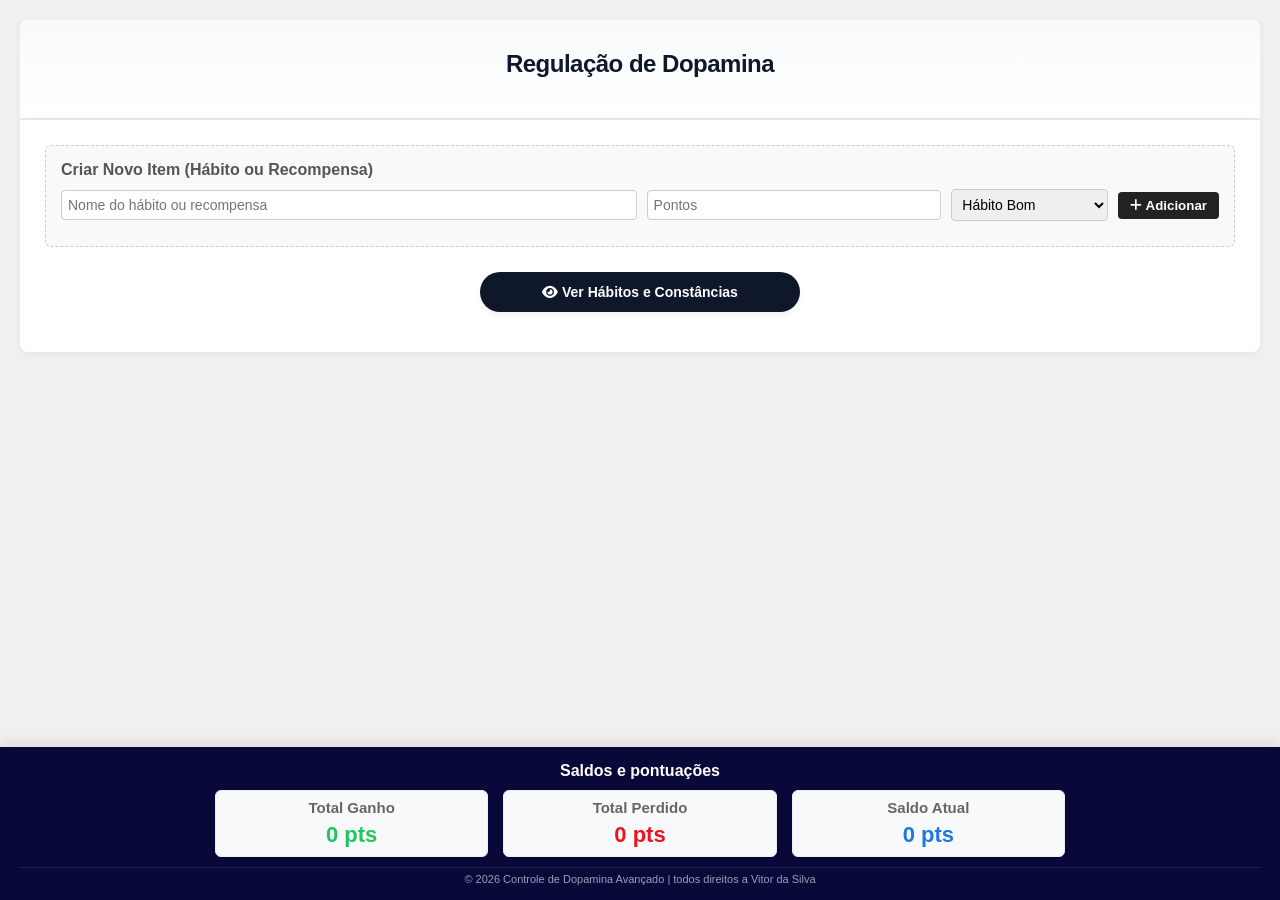
<file: controle dopamina/index.html>
<!DOCTYPE html>
<html lang="pt-BR">
<head>
    <meta charset="UTF-8">
    <meta name="viewport" content="width=device-width, initial-scale=1.0">
    <link rel="stylesheet" href="https://cdnjs.cloudflare.com/ajax/libs/font-awesome/6.0.0/css/all.min.css">
    <title>Controle de Dopamina Avançado</title>
    <link rel="stylesheet" href="style.css">
    
</head>
<body>

<div class="container">
    <header class="app-header">
        <h1>Regulação de Dopamina</h1>
        <div id="banner-bonus" class="bonus-banner">
            <i class="fa-solid fa-trophy"></i>
            <span>EXCELENTE CONSTÂNCIA! Uma recompensa bônus foi liberada na sua loja!</span>
        </div>
    </header>

    <div class="form-criacao">
        <h4 style="margin-bottom: 10px; color: #555;">Criar Novo Item (Hábito ou Recompensa)</h4>
        <div class="form-row">
            <input type="text" id="novo-nome" placeholder="Nome do hábito ou recompensa">
            <input type="number" id="novo-valor" placeholder="Pontos" min="1">
            
            <select id="novo-tipo" onchange="toggleOpcaoCorrosivo()">
                <option value="bom">Hábito Bom</option>
                <option value="ruim">Hábito Ruim</option>
                <option value="recompensa">Recompensa (Loja)</option>
            </select>

            <label id="label-corrosivo" style="display:none; font-size: 13px; color: #e63946;">
                <input type="checkbox" id="novo-corrosivo"> Corrosivo?
            </label>

            <button class="btn-add" style="background: #222; color: #fff;" onclick="criarItemPersonalizado()"><i class="fa-solid fa-plus"></i> Adicionar</button>
        </div>
    </div>

    <button id="btn-toggle-painel" class="btn-toggle-painel" onclick="togglePainelAtividades()">
        <i class="fa-solid fa-eye"></i> Ver Hábitos e Constâncias
    </button>

    <div id="painel-atividades-retratil" style="display: none;">
        
        <div class="meta-estudo">
            <div class="stat-item streak-estudo">
                <i class="fa-solid fa-book"></i>
                <span>Combo Estudos: <strong id="combo-estudo">0</strong>/5</span>
            </div>
            <div class="stat-item streak-treino">
                <i class="fa-solid fa-dumbbell"></i>
                <span>Combo Treinos: <strong id="combo-treino">0</strong>/5</span>
            </div>
            <div class="stat-item streak-limpo">
                <i class="fa-solid fa-shield-halved"></i>
                <span>Dias Limpos: <strong id="combo-limpo">0</strong>/5</span>
            </div>
        </div>

        <div class="colunas-habitos">
            <div class="coluna-boa">
                <h3 class="positivo">Bons Hábitos</h3>
                <div id="lista-bons"></div>
            </div>

            <div class="coluna-mal">
                <h3 class="negativo">Maus Hábitos</h3>
                <div id="lista-ruins"></div>
            </div>
        </div>

        <div class="coluna-recompensas" style="margin-bottom: 20px;">
            <h3 class="destaque">Trocar por Recompensa (Gastar Saldo)</h3>
            <div id="lista-recompensas"></div>
            
            <div id="item-bonus-loja" class="linha-habito" style="display: none; background: #fef3c7; padding: 8px; border-radius: 4px; margin-top: 10px;">
                <span id="texto-bonus" class="texto-item" style="font-weight: bold; color: #92400e;">🎁 RECOMPENSA BÔNUS</span>
                <div class="botoes-acoes">
                    <button class="btn-gastar" style="background: #f59e0b; color: white; padding: 6px 12px;" onclick="gastarRecompensaBonus()"><i class="fa-solid fa-star"></i> Resgatar</button>
                </div>
            </div>
        </div>

        <button class="btn-reset-ponts" onclick="resetarSaldos()">
            <i class="fa-solid fa-coins"></i> Zerar Apenas Pontos
        </button>
        
        <button class="btn-reset-all" onclick="resetarTudo()">
            <i class="fa-solid fa-rotate-left"></i> Restaurar Lista Padrão
        </button>
    </div>
</div>

<div class="painel-saldos-fixo" style="flex-direction: column; align-items: center;">
    <h2 style="color: white; font-size: 16px; margin-bottom: 10px;">Saldos e pontuações</h2>
    
    <div class="conteudo-saldos">
        <div class="caixa-saldo">
            <span style="font-size: 15px; color: #666; font-weight: bold;">Total Ganho</span>
            <div id="soma-ganhos" class="numero positivo">0 pts</div>
        </div>
        <div class="caixa-saldo">
            <span style="font-size: 15px; color: #666; font-weight: bold;">Total Perdido</span>
            <div id="soma-perdas" class="numero negativo">0 pts</div>
        </div>
        <div class="caixa-saldo">
            <span style="font-size: 15px; color: #666; font-weight: bold;">Saldo Atual</span>
            <div id="saldo-final" class="numero destaque">0 pts</div>
        </div>
    </div>

    <footer class="footer-creditos">
        &copy; 2026 Controle de Dopamina Avançado | todos direitos a Vitor da Silva
    </footer>
</div>
<div id="cartao-modal" class="modal-overlay" style="display: none;">
    <div class="modal-card">
        <p id="modal-texto"></p>
        <div class="modal-botoes">
            <button id="modal-btn-cancelar" class="btn-cancelar">Cancelar</button>
            <button id="modal-btn-confirmar" class="btn-confirmar">OK</button>
        </div>
    </div>
</div>
<script src="script.js"></script>

</body>
</html>
</file>
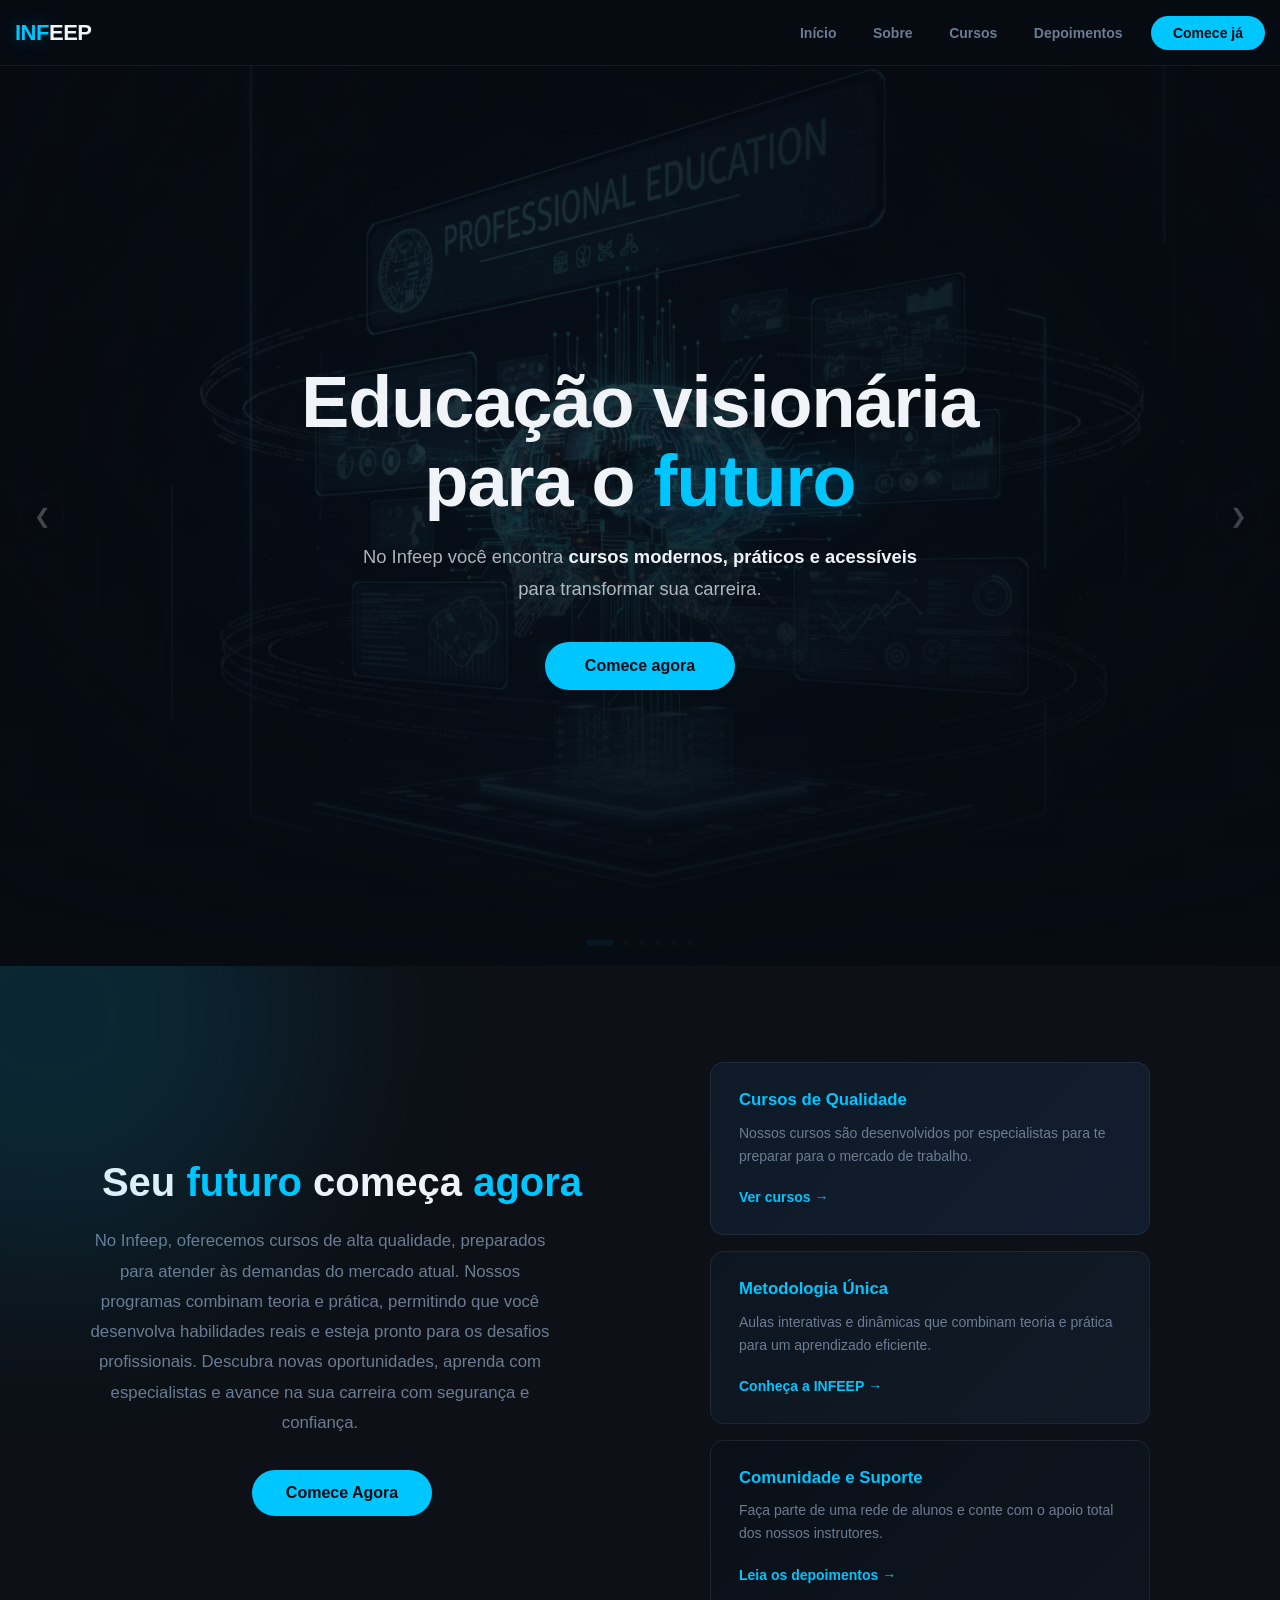
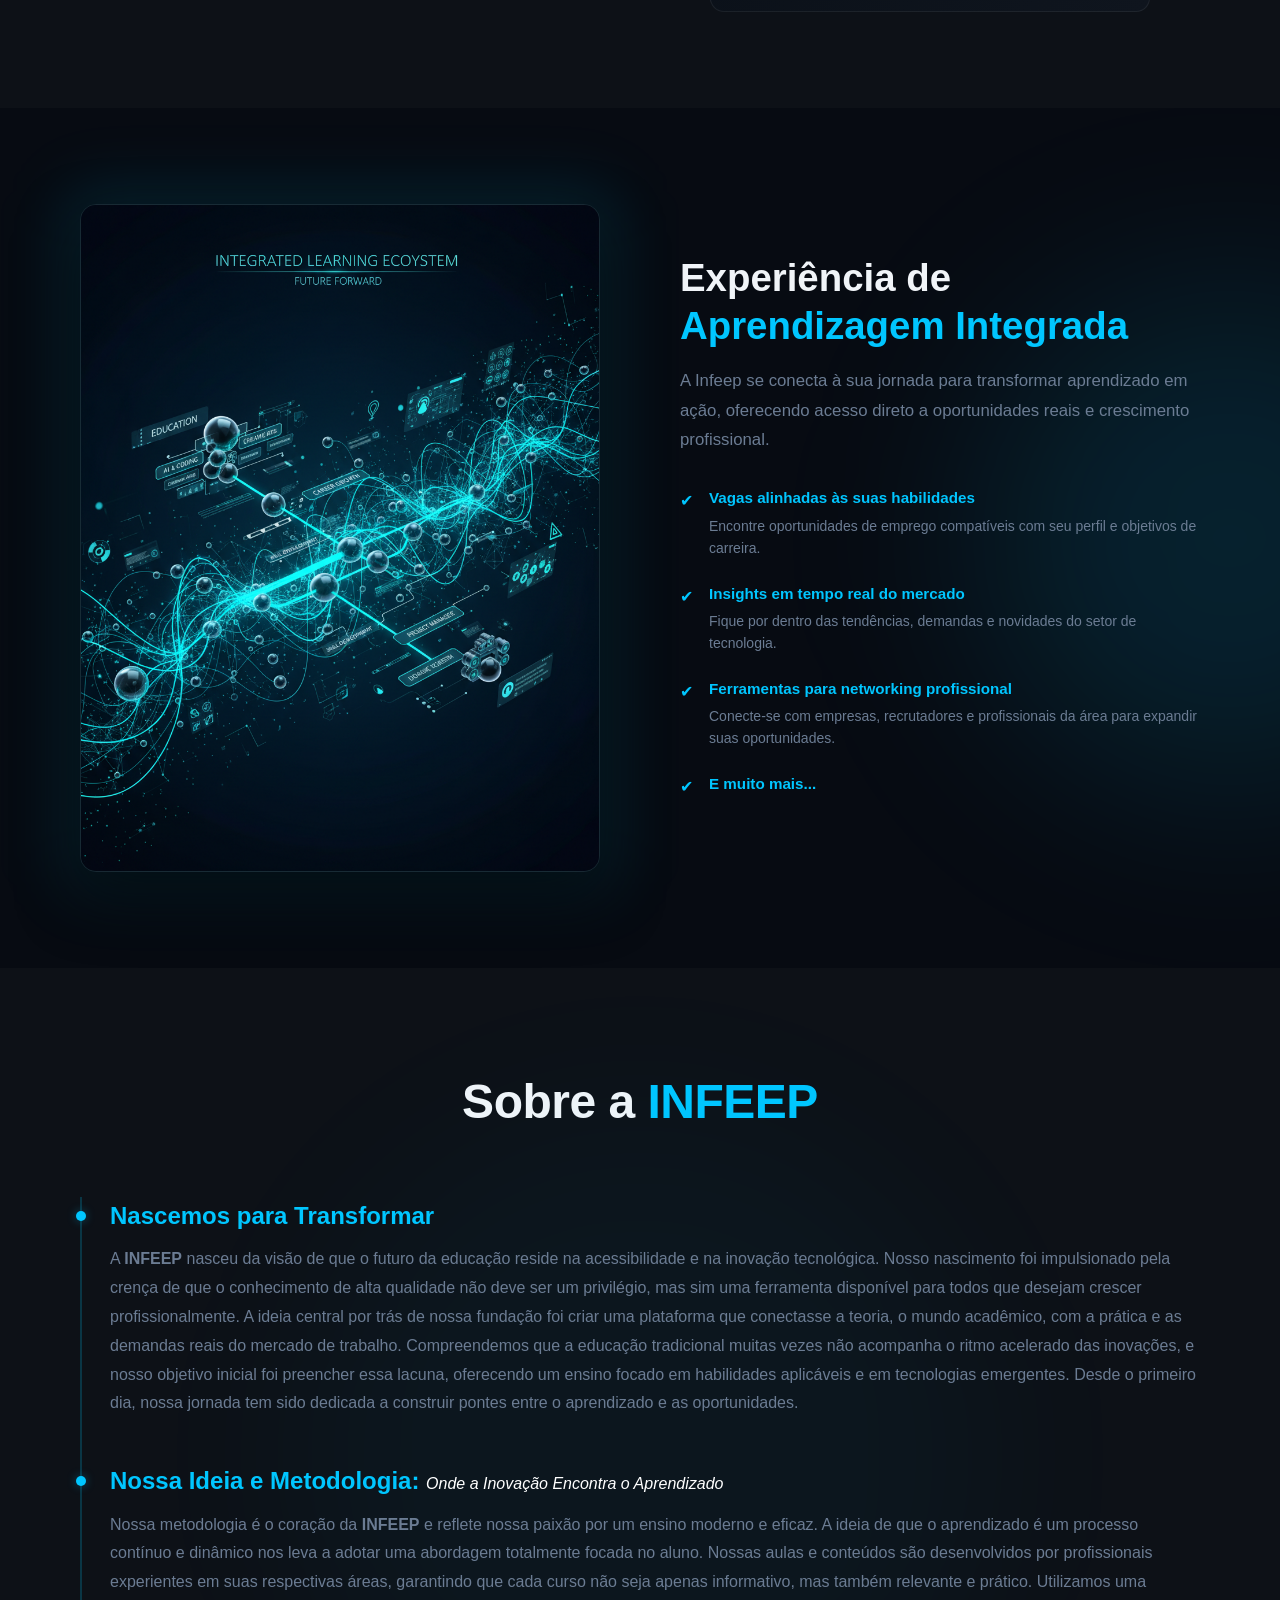
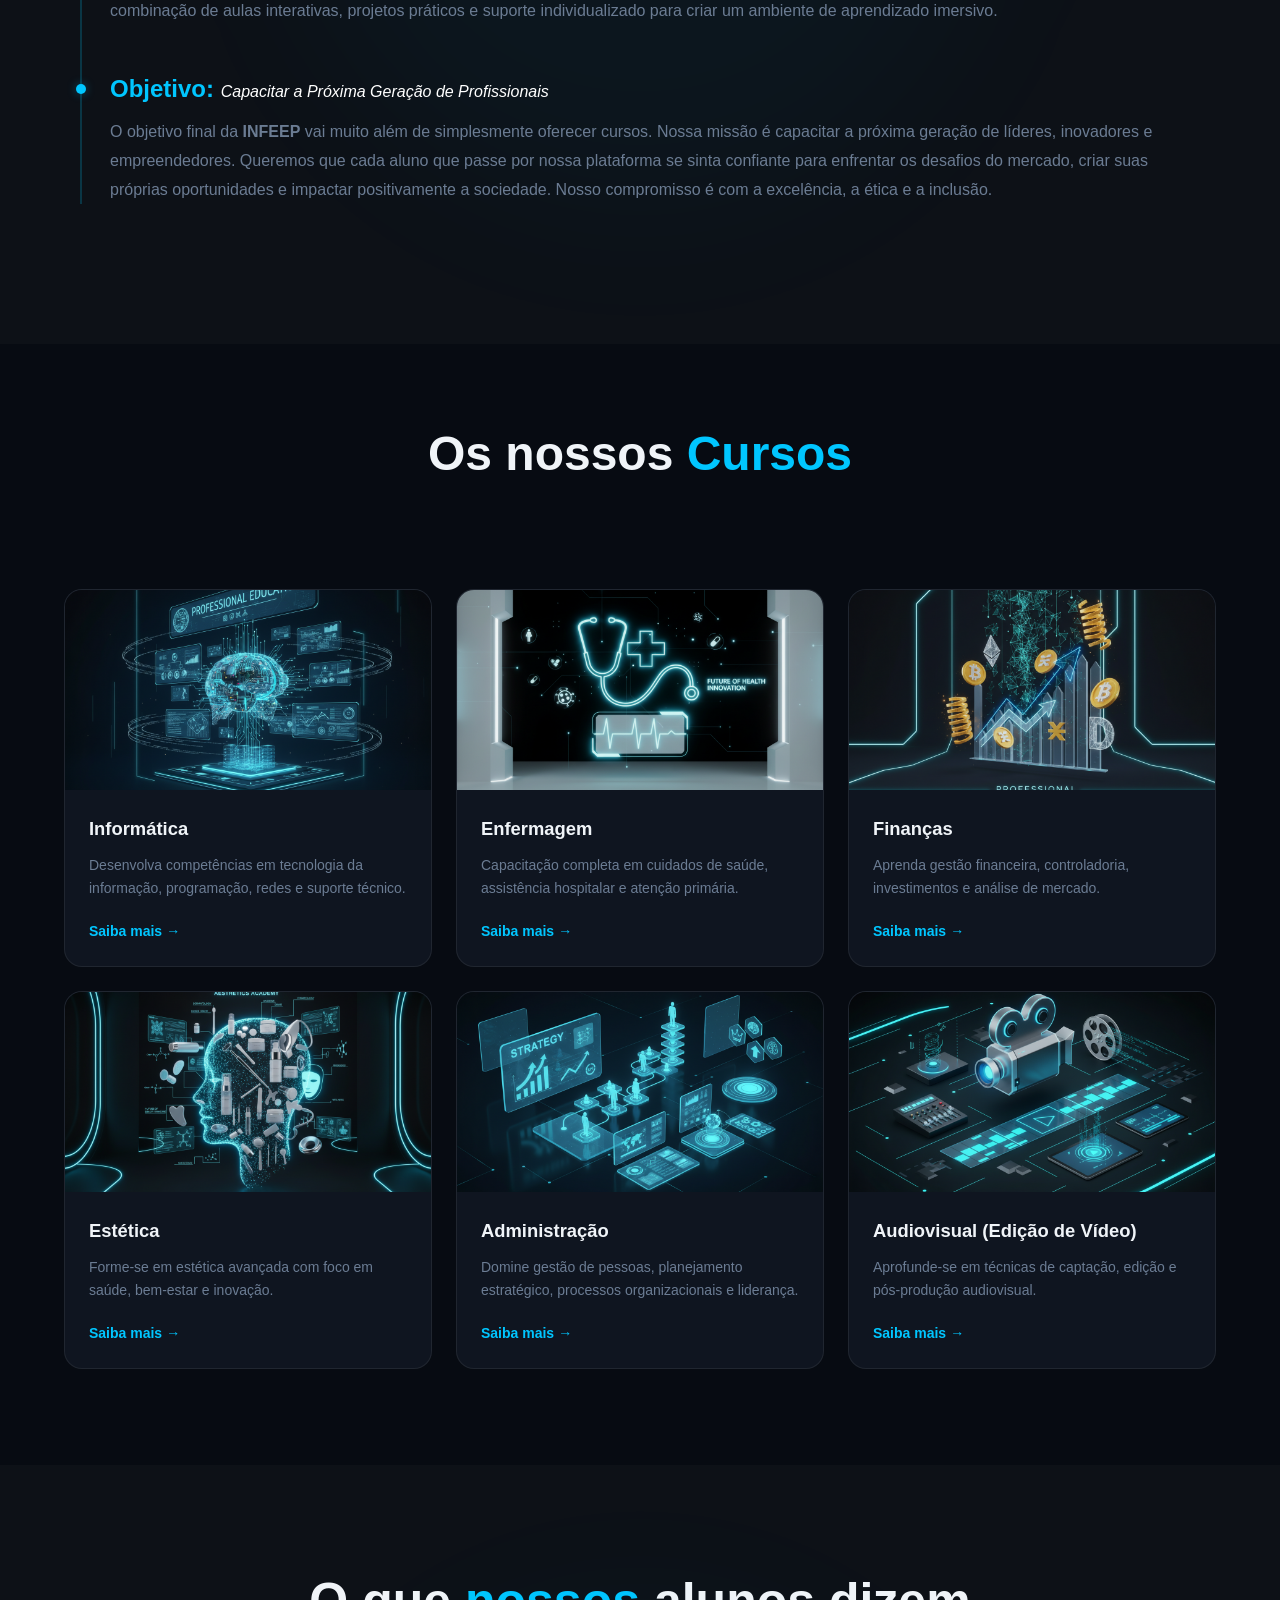
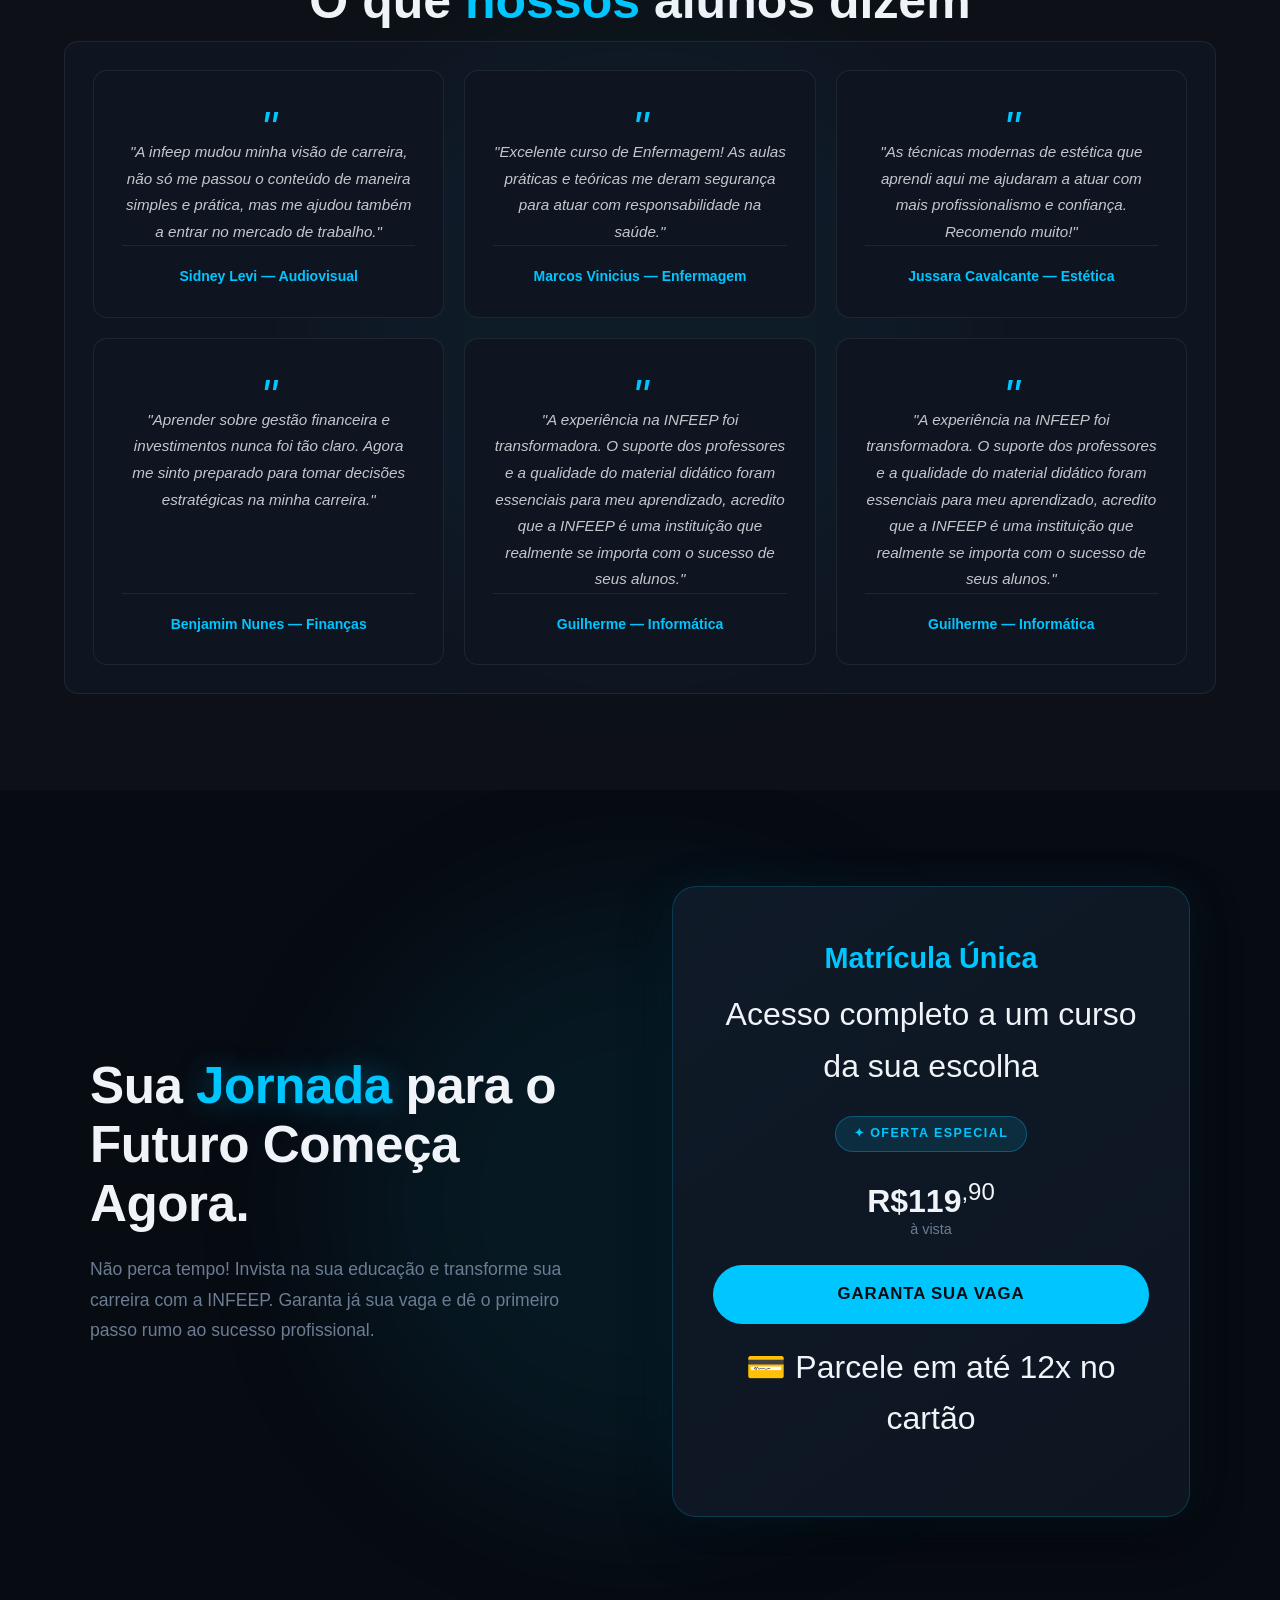
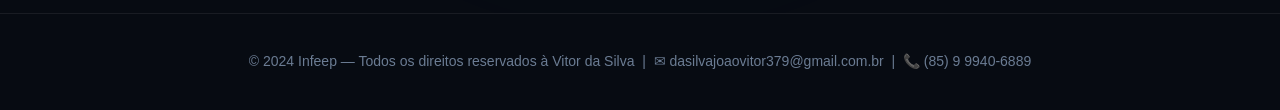
<file: INFEEP/index.html>
<!DOCTYPE html>
<html lang="pt-br">
<head>
    <meta charset="UTF-8">
    <meta name="viewport" content="width=device-width, initial-scale=1.0">
    <title>INFEEP - Educação e Tecnologia</title>
    <link rel="stylesheet" href="style.css">
    <link href__="https://fonts.googleapis.com/css2?family=Inter:wght@300;400;500;600;700;800;900&family=Space+Grotesk:wght@400;500;600;700&display=swap" rel="stylesheet">
    
</head>
<body>

<!-- HEADER -->
<header>
    <div class="logo-area">
        <h1><span>INF</span>EEP</h1>
    </div>

    <div class="hamburger" id="hamburger">
        <span></span>
        <span></span>
        <span></span>
    </div>

    <nav id="nav-menu">
        <a href="#inicio">Início</a>
        <a href="#sobre">Sobre</a>
        <a href="#cursos">Cursos</a>
        <a href="#depoimentos">Depoimentos</a>
        <a class="compre" href="http://localhost/formulario2.php">Comece já</a>
    </nav>
</header>
<div class="overlay" id="overlay"></div>

<!-- HERO / BANNER -->
<section class="banner" id="inicio">
    <div class="carousel">
        <div class="slide">
            <img src="imagens/informatica.png" class="active" alt="Informática">
            <img src="imagens/estetica.png" alt="Estética">
            <img src="imagens/finanças.png" alt="Finanças">
            <img src="imagens/administração.png"Administração">
            <img src="imagens/audiovisual.png" alt="Audiovisual">
            <img src="imagens/enfermagem.png" alt="Enfermagem">
        </div>
        <div class="carousel-controls">
            <span class="prev">&#10094;</span>
            <span class="next">&#10095;</span>
        </div>
        <div class="carousel-indicators"></div>
    </div>

    <div class="carousel-text">
        <h2>Educação visionária para o <span>futuro</span></h2>
        <p>No Infeep você encontra <strong>cursos modernos, práticos e acessíveis</strong> para transformar sua carreira.</p>
        <a href__="http://localhost/formulario2.php"><button>Comece agora</button></a>
    </div>
</section>

<!-- CARROSSEL SCRIPT -->


<!-- BANNER COM CARDS -->
<section class="banner-with-cards">
    <div class="banner-text-content">
        <h1>Seu <span style="color:var(--cyan)">futuro</span> começa <span style="color:var(--cyan)">agora</span></h1>
        <p>No Infeep, oferecemos cursos de alta qualidade, preparados para atender às demandas do mercado atual.
        Nossos programas combinam teoria e prática, permitindo que você desenvolva habilidades reais e esteja
        pronto para os desafios profissionais. Descubra novas oportunidades, aprenda com especialistas e avance
        na sua carreira com segurança e confiança.</p>
        <a href__="http://localhost/formulario2.php"><button>Comece Agora</button></a>
    </div>

    <div class="cards-container">
        <div class="cards-wrapper">
            <div class="card card-1">
                <h2>Cursos de Qualidade</h2>
                <p>Nossos cursos são desenvolvidos por especialistas para te preparar para o mercado de trabalho.</p>
                <a href__="#cursos" class="cta-link">Ver cursos</a>
            </div>
            <div class="card card-2">
                <h2>Metodologia Única</h2>
                <p>Aulas interativas e dinâmicas que combinam teoria e prática para um aprendizado eficiente.</p>
                <a href__="#sobre" class="cta-link">Conheça a INFEEP</a>
            </div>
            <div class="card card-3">
                <h2>Comunidade e Suporte</h2>
                <p>Faça parte de uma rede de alunos e conte com o apoio total dos nossos instrutores.</p>
                <a href__="#depoimentos" class="cta-link">Leia os depoimentos</a>
            </div>
        </div>
    </div>
</section>

<!-- INFEEP EXPERIENCE -->
<section class="infeep-experience">
    <div class="infeep-container">
        <div class="infeep-image">
            <img src="imagens/experiencia.png" alt="Experiência de Aprendizagem Integrada">
        </div>
        <div class="infeep-content">
            <h2>Experiência de <br><span>Aprendizagem Integrada</span></h2>
            <p>A Infeep se conecta à sua jornada para transformar aprendizado em ação,
            oferecendo acesso direto a oportunidades reais e crescimento profissional.</p>
            <ul class="infeep-list">
                <li>
                    <span class="icon">✔</span>
                    <div>
                        <strong>Vagas alinhadas às suas habilidades</strong>
                        <p>Encontre oportunidades de emprego compatíveis com seu perfil e objetivos de carreira.</p>
                    </div>
                </li>
                <li>
                    <span class="icon">✔</span>
                    <div>
                        <strong>Insights em tempo real do mercado</strong>
                        <p>Fique por dentro das tendências, demandas e novidades do setor de tecnologia.</p>
                    </div>
                </li>
                <li>
                    <span class="icon">✔</span>
                    <div>
                        <strong>Ferramentas para networking profissional</strong>
                        <p>Conecte-se com empresas, recrutadores e profissionais da área para expandir suas oportunidades.</p>
                    </div>
                </li>
                <li>
                    <span class="icon">✔</span>
                    <div><strong>E muito mais...</strong></div>
                </li>
            </ul>
        </div>
    </div>
</section>

<!-- SOBRE -->
<section class="sobre" id="sobre">
    <h1>Sobre a <span style="color:var(--cyan)">INFEEP</span></h1>
    <div class="sobre-inner">
        

        <h3>Nascemos para Transformar</h3>
        <p>A <b>INFEEP</b> nasceu da visão de que o futuro da educação reside na acessibilidade e na inovação tecnológica.
        Nosso nascimento foi impulsionado pela crença de que o conhecimento de alta qualidade não deve ser um privilégio,
        mas sim uma ferramenta disponível para todos que desejam crescer profissionalmente. A ideia central por trás de nossa
        fundação foi criar uma plataforma que conectasse a teoria, o mundo acadêmico, com a prática e as demandas reais do
        mercado de trabalho. Compreendemos que a educação tradicional muitas vezes não acompanha o ritmo acelerado das inovações,
        e nosso objetivo inicial foi preencher essa lacuna, oferecendo um ensino focado em habilidades aplicáveis e em tecnologias emergentes.
        Desde o primeiro dia, nossa jornada tem sido dedicada a construir pontes entre o aprendizado e as oportunidades.</p>

        <h3>Nossa Ideia e Metodologia: <i style="font-weight:400;font-size:1rem;color:white">Onde a Inovação Encontra o Aprendizado</i></h3>
        <p>Nossa metodologia é o coração da <b>INFEEP</b> e reflete nossa paixão por um ensino moderno e eficaz.
        A ideia de que o aprendizado é um processo contínuo e dinâmico nos leva a adotar uma abordagem totalmente
        focada no aluno. Nossas aulas e conteúdos são desenvolvidos por profissionais experientes em suas respectivas
        áreas, garantindo que cada curso não seja apenas informativo, mas também relevante e prático. Utilizamos uma
        combinação de aulas interativas, projetos práticos e suporte individualizado para criar um ambiente de aprendizado imersivo.</p>

        <h3>Objetivo: <i style="font-weight:400;font-size:1rem;color:white">Capacitar a Próxima Geração de Profissionais</i></h3>
        <p>O objetivo final da <b>INFEEP</b> vai muito além de simplesmente oferecer cursos.
        Nossa missão é capacitar a próxima geração de líderes, inovadores e empreendedores.
        Queremos que cada aluno que passe por nossa plataforma se sinta confiante para enfrentar
        os desafios do mercado, criar suas próprias oportunidades e impactar positivamente a sociedade.
        Nosso compromisso é com a excelência, a ética e a inclusão.</p>
    </div>
</section>

<!-- CURSOS -->
 <h1 style="text-align: center;font-size:3em;margin-top:1.5em;">Os nossos <span style="color: var(--cyan);">Cursos</span></h1>
<section class="cursos" id="cursos">
    
    <div class="curso">
        <img src="imagens/informatica.png" alt="Informática">
        <div class="curso-body">
            <h4>Informática</h4>
            <p>Desenvolva competências em tecnologia da informação, programação, redes e suporte técnico.</p>
            <a href__="informatica.html" class="saiba-mais-btn">Saiba mais</a>
        </div>
    </div>
    <div class="curso">
        <img src="imagens/enfermagem.png" alt="Enfermagem">
        <div class="curso-body">
            <h4>Enfermagem</h4>
            <p>Capacitação completa em cuidados de saúde, assistência hospitalar e atenção primária.</p>
            <a href__="enfermagem.html" class="saiba-mais-btn">Saiba mais</a>
        </div>
    </div>
    <div class="curso">
        <img src="imagens/finanças.png" alt="Finanças">
        <div class="curso-body">
            <h4>Finanças</h4>
            <p>Aprenda gestão financeira, controladoria, investimentos e análise de mercado.</p>
            <a href__="financas.html" class="saiba-mais-btn">Saiba mais</a>
        </div>
    </div>
    <div class="curso">
        <img src="imagens/estetica.png" alt="Estética">
        <div class="curso-body">
            <h4>Estética</h4>
            <p>Forme-se em estética avançada com foco em saúde, bem-estar e inovação.</p>
            <a href="estetica.html" class="saiba-mais-btn">Saiba mais</a>
        </div>
    </div>
    <div class="curso">
        <img src="imagens/administração.png" alt="Administração">
        <div class="curso-body">
            <h4>Administração</h4>
            <p>Domine gestão de pessoas, planejamento estratégico, processos organizacionais e liderança.</p>
            <a href="adm.html" class="saiba-mais-btn">Saiba mais</a>
        </div>
    </div>
    <div class="curso">
        <img src="imagens/audiovisual.png" alt="Audiovisual">
        <div class="curso-body">
            <h4>Audiovisual (Edição de Vídeo)</h4>
            <p>Aprofunde-se em técnicas de captação, edição e pós-produção audiovisual.</p>
            <a href="audiovisual.html" class="saiba-mais-btn">Saiba mais</a>
        </div>
    </div>
</section>

<!-- DEPOIMENTOS -->
<section class="depoimentos" id="depoimentos">
    <h1 style="text-align: center;font-size: 50px;">O que <span style="color:#00c6ff;">nossos</span> alunos dizem</h1>
    
    <div class="depoimento">
    <div class="depoimentos-grid">
        <div class="depoimento">
            <span class="falas-depoimento">"</span>
            "A infeep mudou minha visão de carreira, não só me passou o conteúdo de maneira simples e prática, mas me ajudou também a entrar no mercado de trabalho."
            <div class="autor">Sidney Levi — Audiovisual</div>
        </div>
        <div class="depoimento">
            <span class="falas-depoimento">"</span>
            "Excelente curso de Enfermagem! As aulas práticas e teóricas me deram segurança para atuar com responsabilidade na saúde."
            <div class="autor">Marcos Vinicius — Enfermagem</div>
        </div>
        <div class="depoimento">
            <span class="falas-depoimento">"</span>

            "As técnicas modernas de estética que aprendi aqui me ajudaram a atuar com mais profissionalismo e confiança. Recomendo muito!"
            <div class="autor">Jussara Cavalcante — Estética</div>
        </div>
        <div class="depoimento">
            <span class="falas-depoimento">"</span>
            "Aprender sobre gestão financeira e investimentos nunca foi tão claro. Agora me sinto preparado para tomar decisões estratégicas na minha carreira."
            <div class="autor">Benjamim Nunes — Finanças</div>
        </div>
        <div class="depoimento">
            <span class="falas-depoimento">"</span>
            "A experiência na INFEEP foi transformadora. O suporte dos professores e a qualidade do material didático foram essenciais para meu aprendizado, acredito que a INFEEP é uma instituição que realmente se importa com o sucesso de seus alunos."
            <div class="autor">Guilherme — Informática</div>
        </div>
        <div class="depoimento">
            <span class="falas-depoimento">"</span>

            "A experiência na INFEEP foi transformadora. O suporte dos professores e a qualidade do material didático foram essenciais para meu aprendizado, acredito que a INFEEP é uma instituição que realmente se importa com o sucesso de seus alunos."
            <div class="autor">Guilherme — Informática</div>
        </div>
    </div>
</section>

<!-- OFERTA FINAL -->
<section class="secao-oferta-final">
    <div class="container-oferta-final">
        <div class="texto-marketing">
            <h1>Sua <span>Jornada</span> para o Futuro Começa Agora.</h1>
            <p>Não perca tempo! Invista na sua educação e transforme sua carreira com a INFEEP. Garanta já sua vaga e dê o primeiro passo rumo ao sucesso profissional.</p>
        </div>
        <div class="card-compra">
            <h2>Matrícula Única</h2>
            <p>Acesso completo a um curso da sua escolha</p>
            <span class="tag-promocao">✦ Oferta Especial</span>
            <p class="preco">R$119<sub>,90</sub><span class="texto-pequeno">à vista</span></p>
            <a href__="http://localhost/formulario2.php" class="botao-comprar">GARANTA SUA VAGA</a>
            <p class="info-pagamento">💳 Parcele em até 12x no cartão</p>
        </div>
    </div>
</section>

<!-- FOOTER -->
<footer id="contato">
    <p>&copy; 2024 Infeep — Todos os direitos reservados à Vitor da Silva &nbsp;|&nbsp; ✉ dasilvajoaovitor379@gmail.com.br &nbsp;|&nbsp; 📞 (85) 9 9940-6889</p>
</footer>
<script src="script.js"></script>
</body>
</html>
</file>
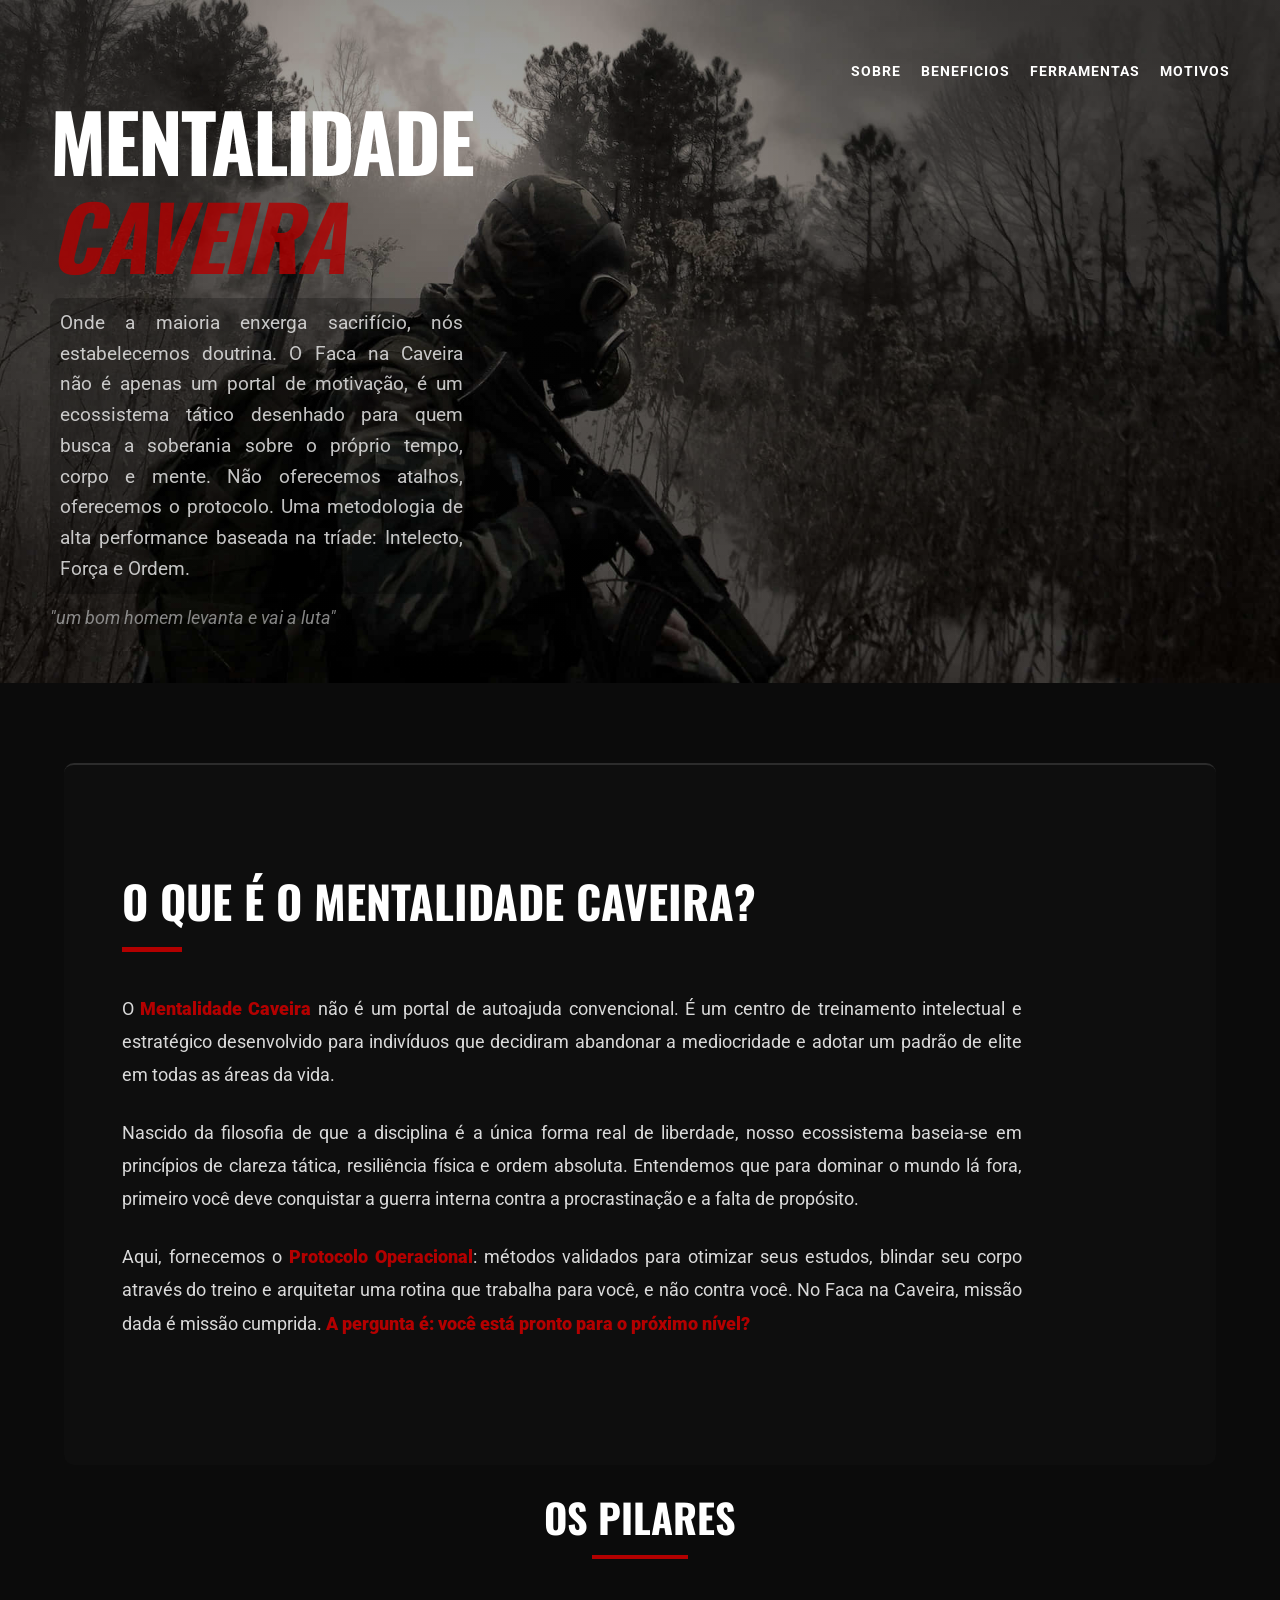
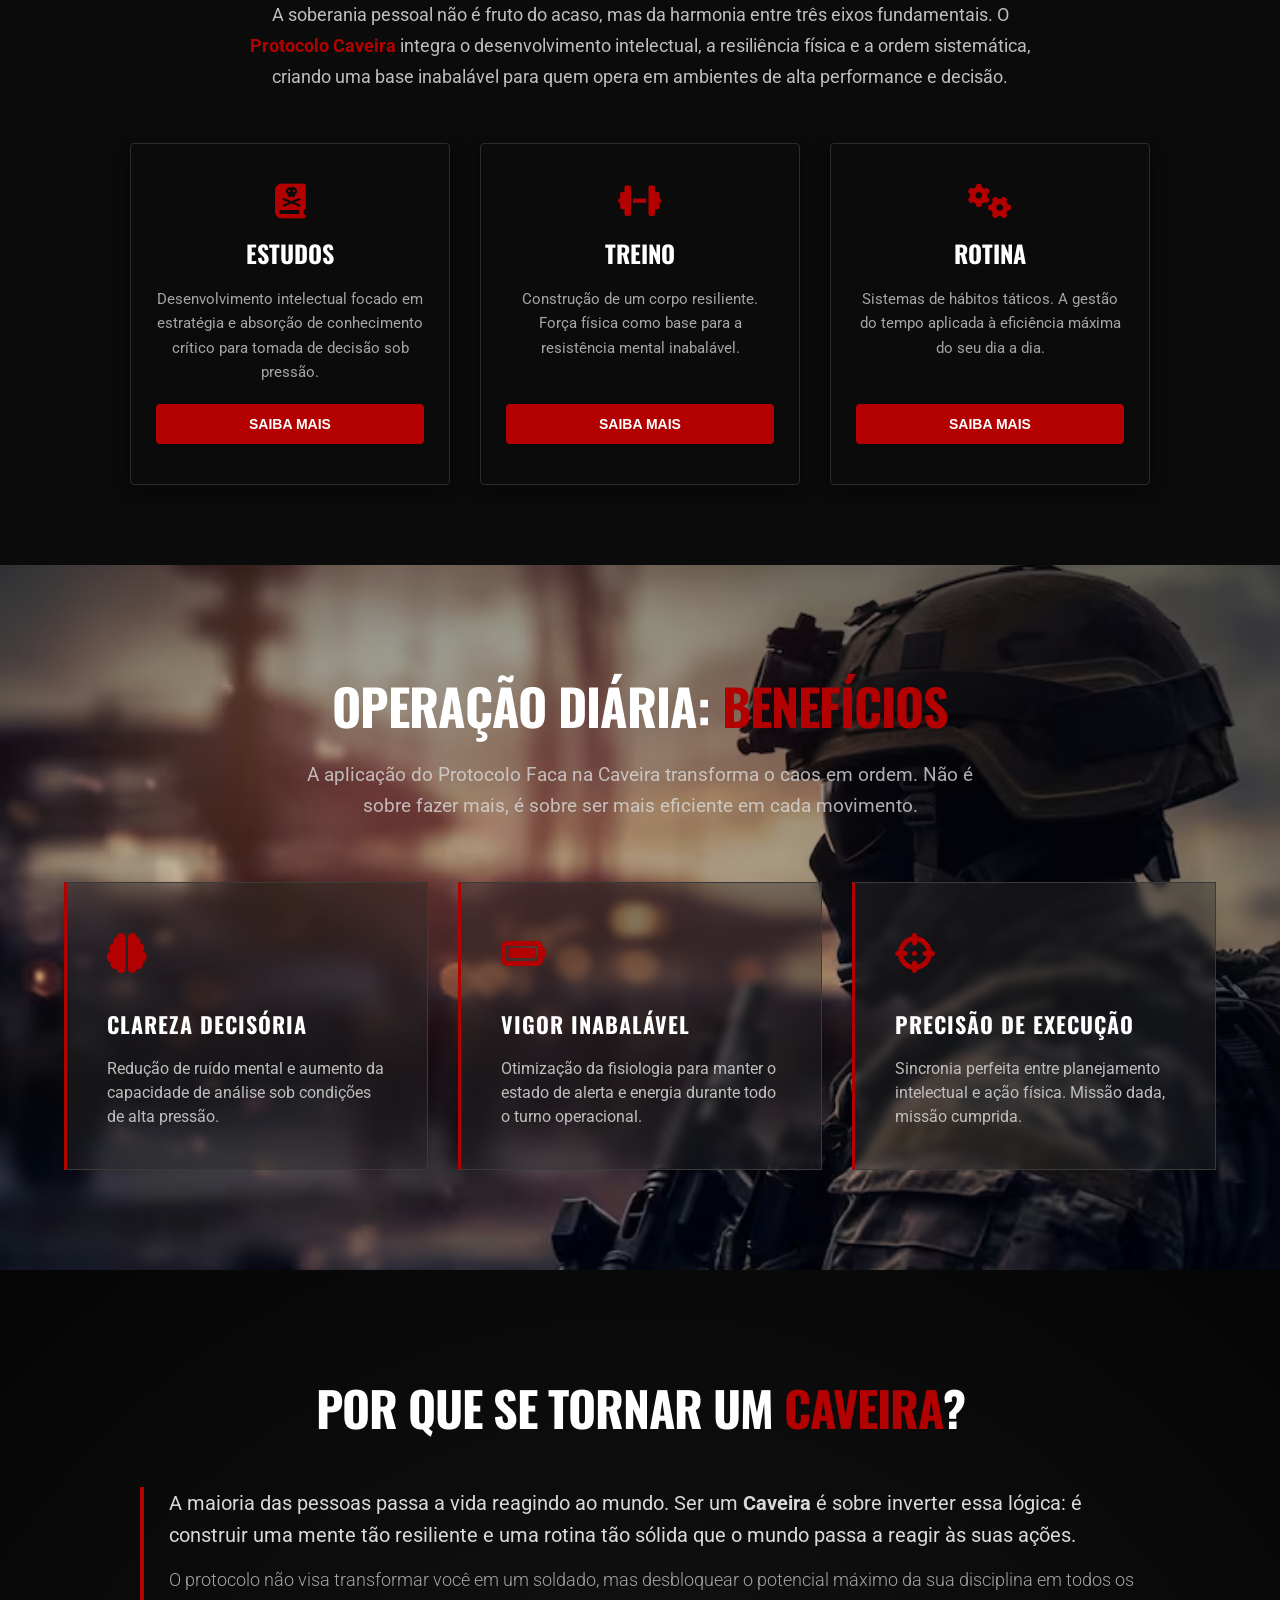
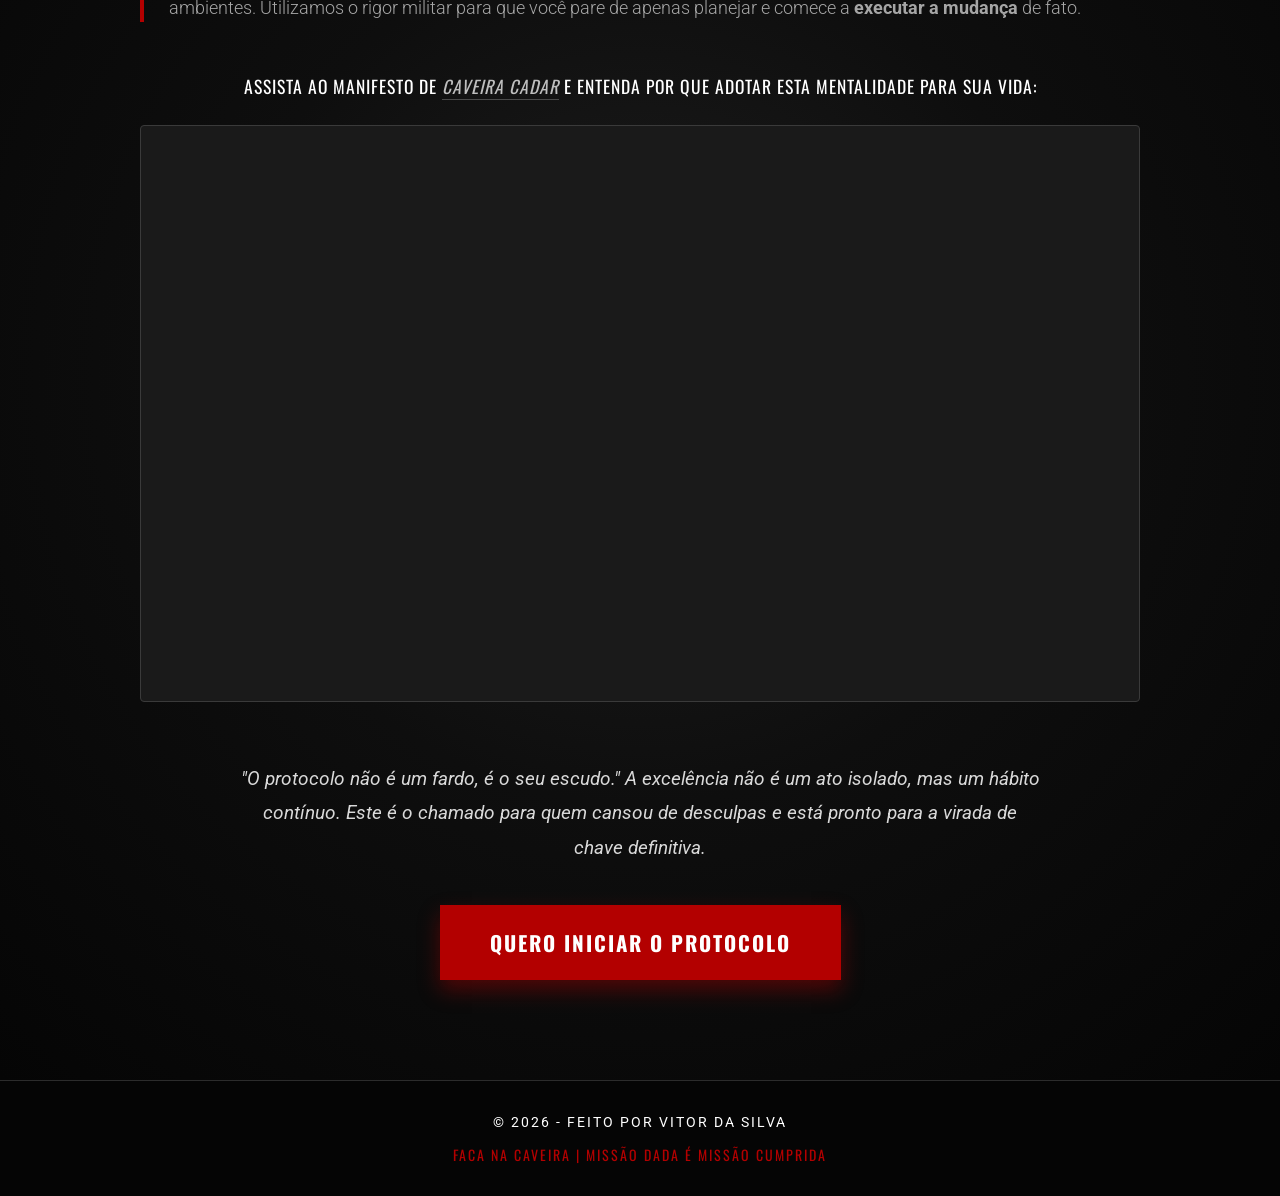
<file: mentalidade caveira/index.html>
<!DOCTYPE html>
<html lang="pt-br">
<head>
    <meta charset="UTF-8">
    <meta name="viewport" content="width=device-width, initial-scale=1.0">
    <title>Mentalidade Caveira</title>
    <link href="https://fonts.googleapis.com/css2?family=Oswald:wght@400;700&family=Roboto:wght@300;400;900&display=swap" rel="stylesheet">
    <link rel="stylesheet" href="https://cdnjs.cloudflare.com/ajax/libs/font-awesome/6.4.0/css/all.min.css">
    <link rel="shortcut icon" href="imagens/logo.ico">
    <link rel="stylesheet" href="style.css">
</head>
<body>

    <header>
        <div class="titulo">
            <h1>Mentalidade <span>Caveira</span></h1>
            <p>Onde a maioria enxerga sacrifício, nós estabelecemos doutrina. O Faca na Caveira não é apenas um portal de motivação, é um ecossistema tático desenhado para quem busca a soberania sobre o próprio tempo, corpo e mente.
            Não oferecemos atalhos, oferecemos o protocolo. Uma metodologia de alta performance baseada na tríade: Intelecto, Força e Ordem.</p>
            <span>"um bom homem levanta e vai a luta"</span>
        </div>

        <div class="titulo">
        </div>

        <input type="checkbox" id="menu-check">
        <label for="menu-check" class="menu-toggle">
            <span></span>
            <span></span>
            <span></span>
        </label>

        <nav>
            <a href="#sobre">Sobre</a>
            <a href="#beneficios">beneficios</a>
            <a href="#pilares">ferramentas</a>
            <a href="#motivos">motivos</a>
        </nav>
    </header>

    <main>
        
        <section class="sobre" id="sobre">
    <h1>O que é o Mentalidade Caveira?</h1>
    <div class="sobre-content">
        <p>O <strong>Mentalidade Caveira</strong> não é um portal de autoajuda convencional. É um centro de treinamento intelectual e estratégico desenvolvido para indivíduos que decidiram abandonar a mediocridade e adotar um padrão de elite em todas as áreas da vida.</p>
        
        <p>Nascido da filosofia de que a disciplina é a única forma real de liberdade, nosso ecossistema baseia-se em princípios de clareza tática, resiliência física e ordem absoluta. Entendemos que para dominar o mundo lá fora, primeiro você deve conquistar a guerra interna contra a procrastinação e a falta de propósito.</p>
        
        <p>Aqui, fornecemos o <strong>Protocolo Operacional</strong>: métodos validados para otimizar seus estudos, blindar seu corpo através do treino e arquitetar uma rotina que trabalha para você, e não contra você. No Faca na Caveira, missão dada é missão cumprida. <strong>A pergunta é: você está pronto para o próximo nível?</strong></p>
    </div>
</section>

    <div class="funcoes-container" id="pilares">
    <h2>Os Pilares</h2>
    
    <p class="intro-pilares">
        A soberania pessoal não é fruto do acaso, mas da harmonia entre três eixos fundamentais. 
        O <strong>Protocolo Caveira</strong> integra o desenvolvimento intelectual, a resiliência física e a ordem sistemática, 
        criando uma base inabalável para quem opera em ambientes de alta performance e decisão.
    </p>

    <div class="cards">
        <div class="card-funcao">
            <i class="fa-solid fa-book-skull"></i>
            <h3>Estudos</h3>
            <p>Desenvolvimento intelectual focado em estratégia e absorção de conhecimento crítico para tomada de decisão sob pressão.</p>
            <button><a href="estudos.html">Saiba Mais</a></button>
        </div>
        
        <div class="card-funcao">
            <i class="fa-solid fa-dumbbell"></i>
            <h3>Treino</h3>
            <p>Construção de um corpo resiliente. Força física como base para a resistência mental inabalável.</p>
            <button><a href="treino.html">Saiba Mais</a></button>
        </div>
        
        <div class="card-funcao">
            <i class="fa-solid fa-gears"></i>
            <h3>Rotina</h3>
            <p>Sistemas de hábitos táticos. A gestão do tempo aplicada à eficiência máxima do seu dia a dia.</p>
            <button><a href="rotina.html">Saiba Mais</a></button>
        </div>
    </div>
</div>
    </main>
    <section class="beneficios" id="beneficios">
    <div class="beneficios-content">
        <div class="beneficios-header">
            <h1>Operação Diária: <span>Benefícios</span></h1>
            <p>A aplicação do Protocolo Faca na Caveira transforma o caos em ordem. Não é sobre fazer mais, é sobre ser mais eficiente em cada movimento.</p>
        </div>

        <div class="beneficios-grid">
            <div class="beneficios-item">
                <div class="icon-box"><i class="fa-solid fa-brain"></i></div>
                <h3>Clareza Decisória</h3>
                <p>Redução de ruído mental e aumento da capacidade de análise sob condições de alta pressão.</p>
            </div>

            <div class="beneficios-item">
                <div class="icon-box"><i class="fa-solid fa-battery-full"></i></div>
                <h3>Vigor Inabalável</h3>
                <p>Otimização da fisiologia para manter o estado de alerta e energia durante todo o turno operacional.</p>
            </div>

            <div class="beneficios-item">
                <div class="icon-box"><i class="fa-solid fa-crosshairs"></i></div>
                <h3>Precisão de Execução</h3>
                <p>Sincronia perfeita entre planejamento intelectual e ação física. Missão dada, missão cumprida.</p>
            </div>
        </div>
    </div>
</section>

<section class="motivos" id="motivos">
    <div class="motivos-container">
        <h1>Por que se tornar um <span>Caveira</span>?</h1>
        
        <div class="texto-introducao">
            <p class="legenda-topo">
                A maioria das pessoas passa a vida reagindo ao mundo. Ser um <strong>Caveira</strong> é sobre inverter essa lógica: 
                é construir uma mente tão resiliente e uma rotina tão sólida que o mundo passa a reagir às suas ações. 
            </p>
            <p class="destaque-protocolo">
                O protocolo não visa transformar você em um soldado, mas desbloquear o potencial máximo da sua disciplina em todos os ambientes. 
                Utilizamos o rigor militar para que você pare de apenas planejar e comece a <strong>executar a mudança</strong> de fato.
            </p>
        </div>

        <div class="chamada-video">
            <p>Assista ao manifesto de <a href="https://www.instagram.com/caveiracadar09/">Caveira Cadar</a> e entenda por que adotar esta mentalidade para sua VIDA:</p>
        </div>

        <div class="video-container-premium">
            <div class="video-wrapper">
                <iframe src="https://www.youtube.com/embed/TvbXuTi5kYU?si=uBDAIKfz27hLq3KZ" title="YouTube video player" frameborder="0" allow="accelerometer; autoplay; clipboard-write; encrypted-media; gyroscope; picture-in-picture; web-share" referrerpolicy="strict-origin-when-cross-origin" allowfullscreen></iframe>
            </div>
        </div>

        <div class="conclusao-box">
            <p class="legenda-baixo">
                "O protocolo não é um fardo, é o seu escudo." A excelência não é um ato isolado, mas um hábito contínuo. 
                Este é o chamado para quem cansou de desculpas e está pronto para a virada de chave definitiva.
            </p>
            <a href="#pilares"><button class="btn-chamada">Quero Iniciar o Protocolo</button></a>
        </div>
    </div>
</section>

    <footer>
        &copy; 2026 - Feito por Vitor da Silva <br> 
        <p class="caveira">Faca na Caveira | Missão Dada é Missão Cumprida</p>
    </footer>
    <script src="script.js"></script>
</body>
</html>
</file>
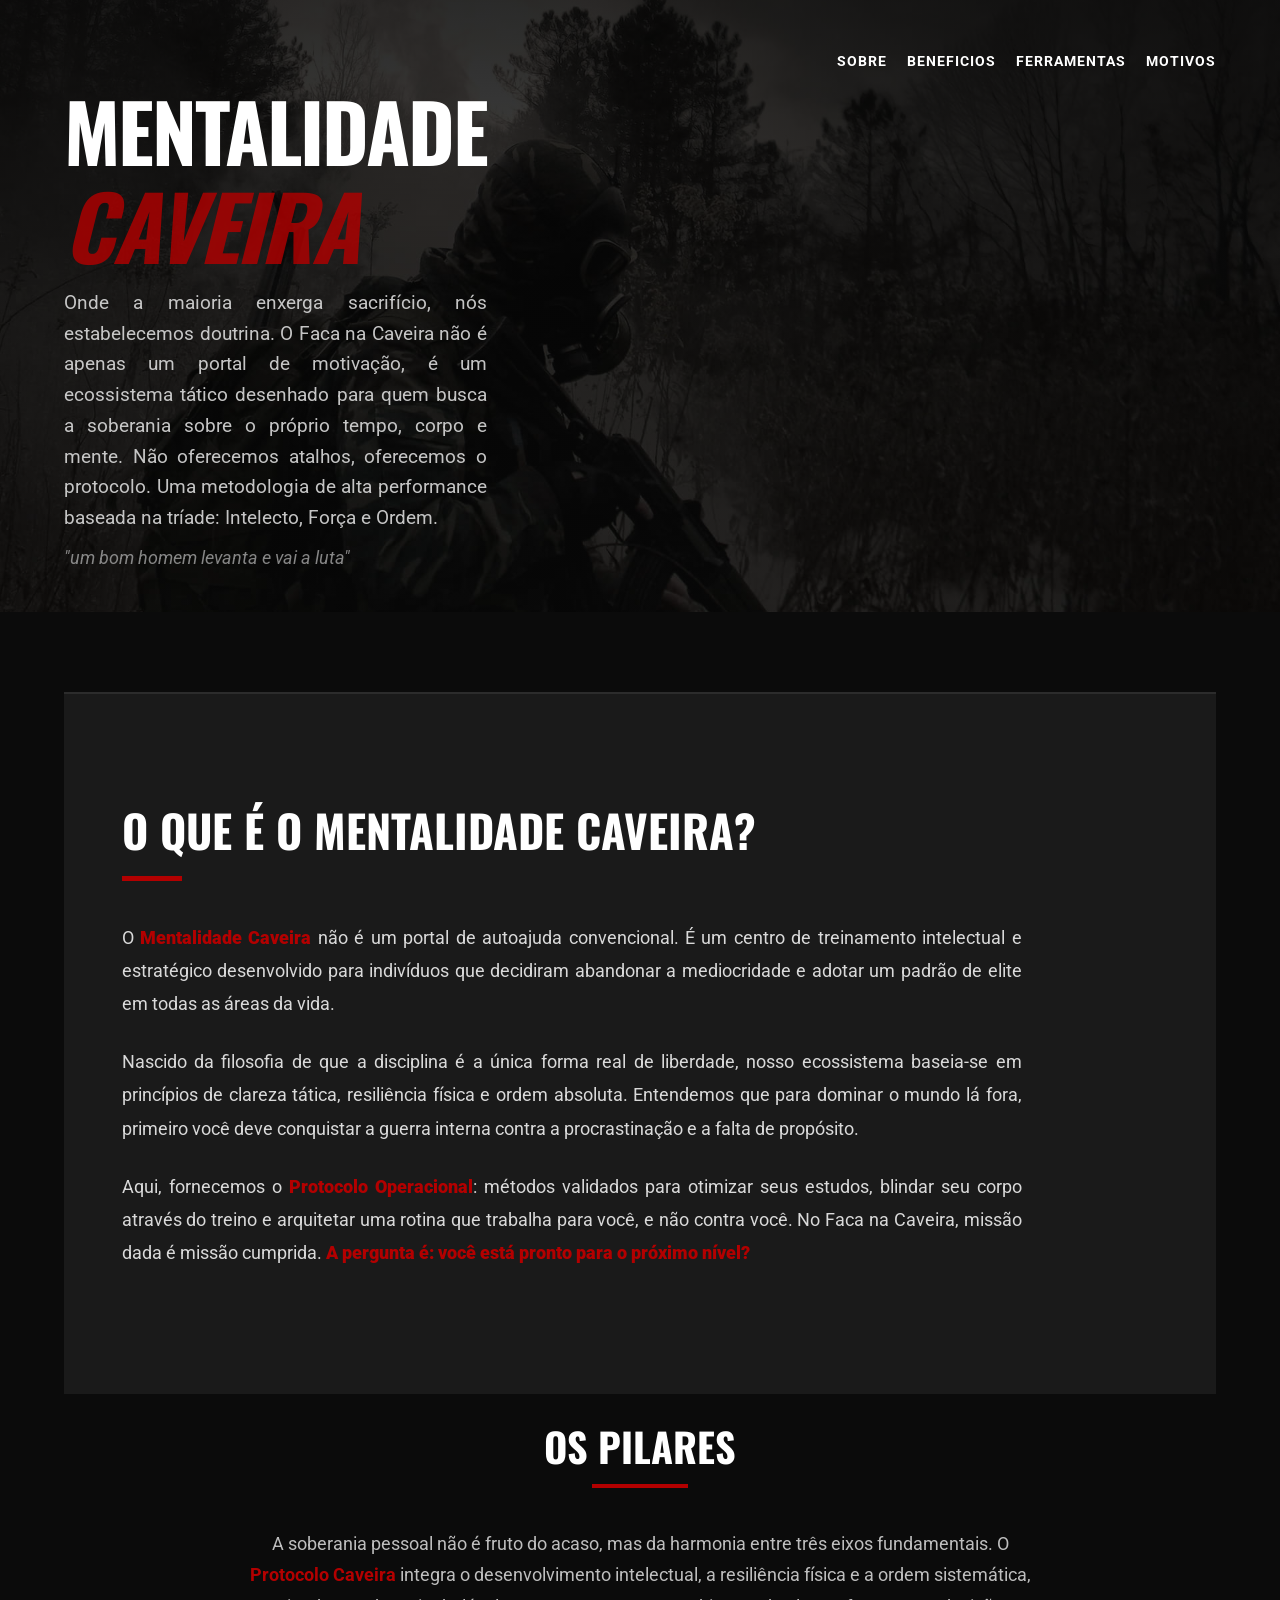
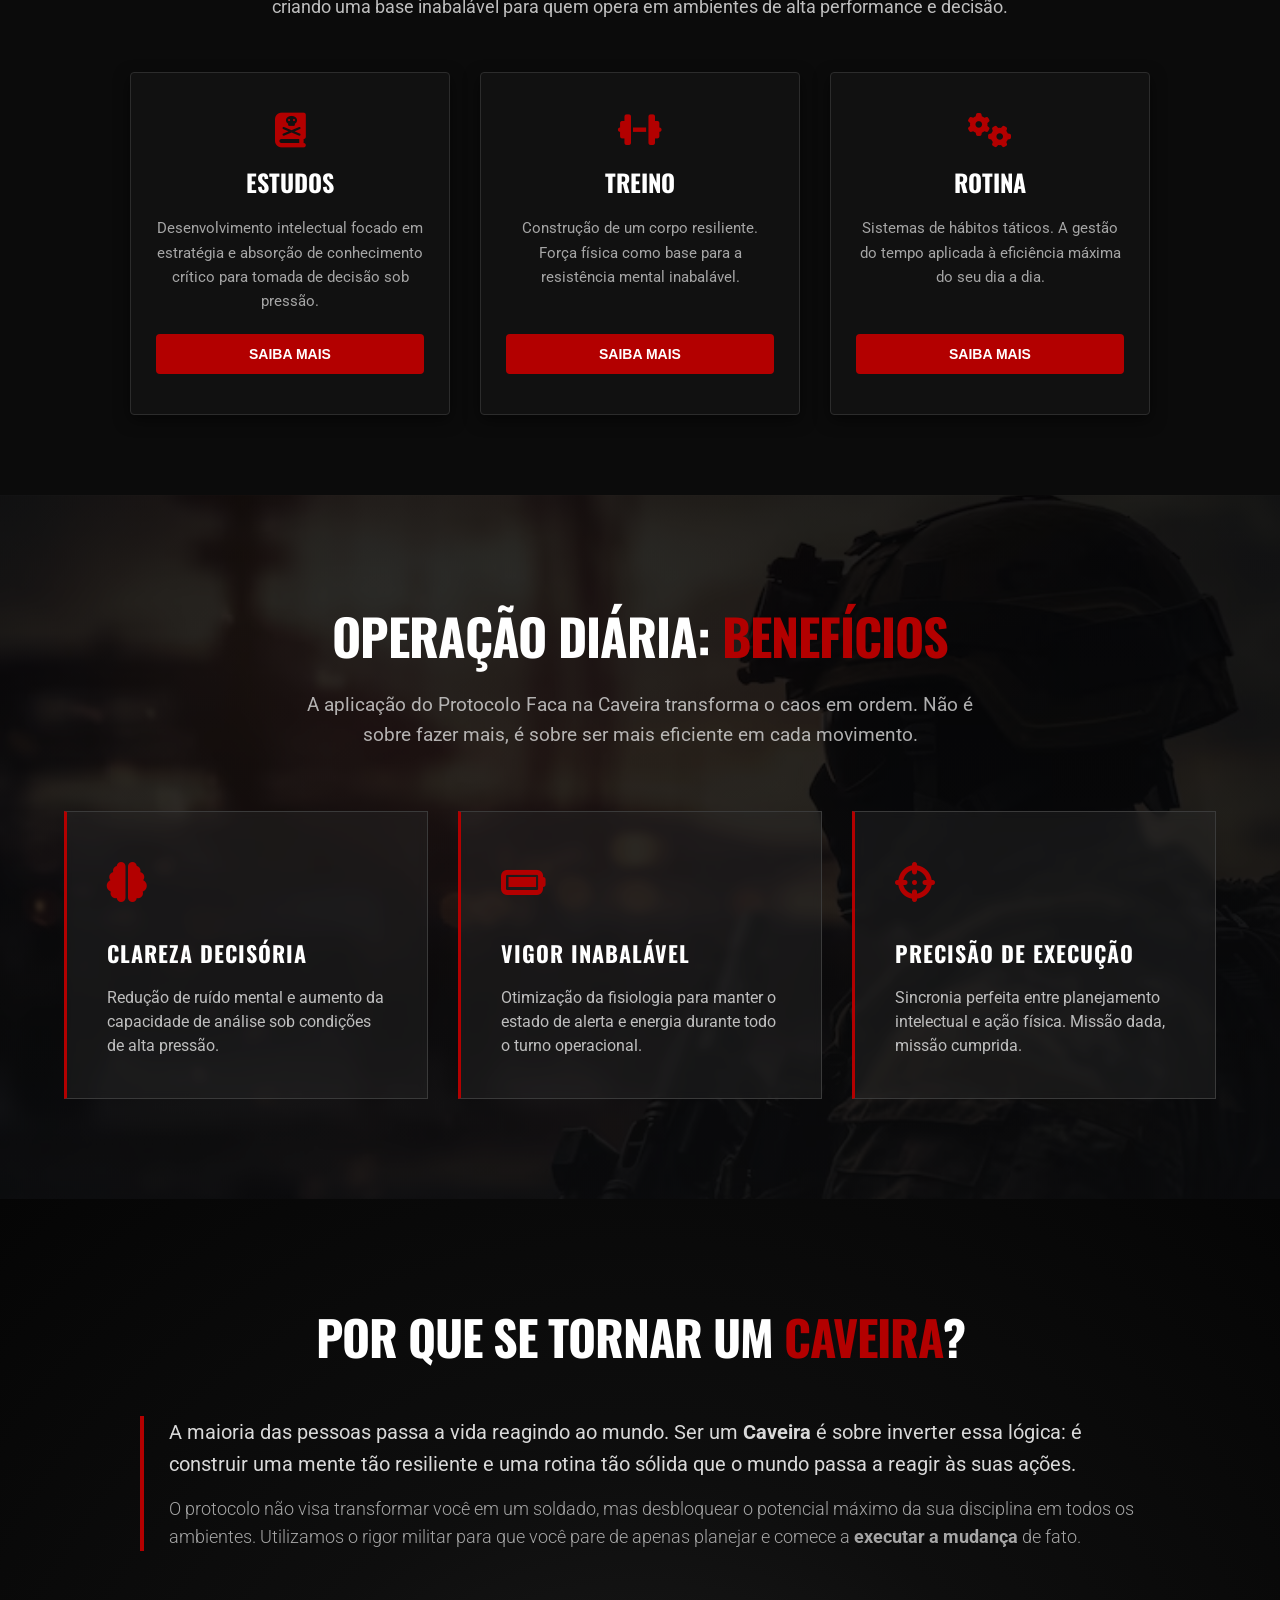
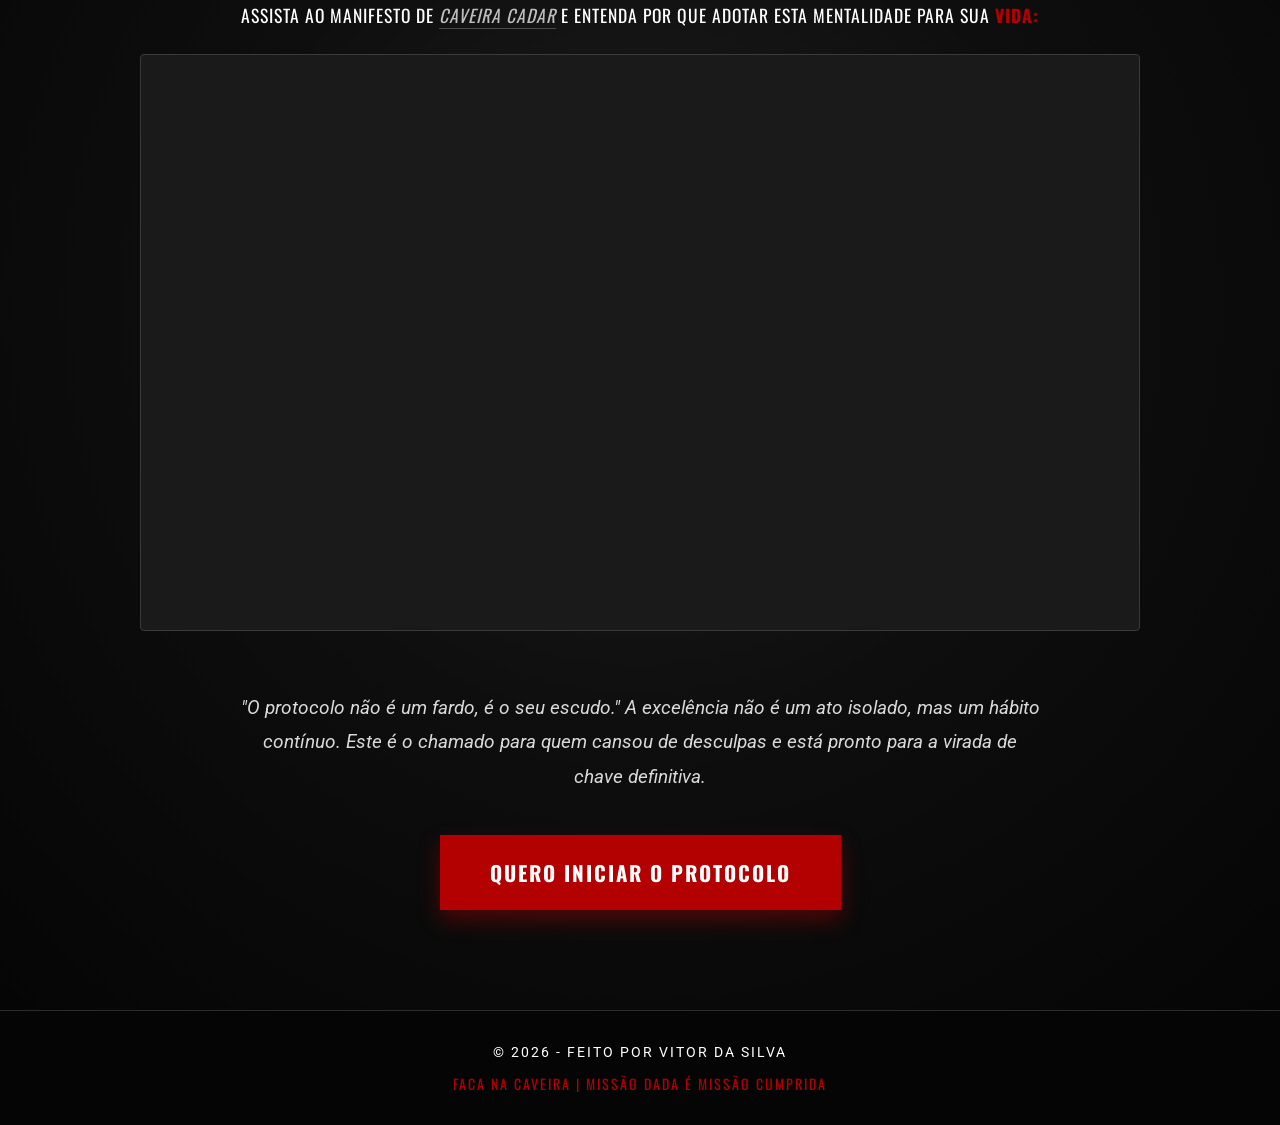
<file: cafeteria/mentalidade caveira/index.html>
<!DOCTYPE html>
<html lang="pt-br">
<head>
    <meta charset="UTF-8">
    <meta name="viewport" content="width=device-width, initial-scale=1.0">
    <title>Mentalidade Caveira</title>
    <link href="https://fonts.googleapis.com/css2?family=Oswald:wght@400;700&family=Roboto:wght@300;400;900&display=swap" rel="stylesheet">
    <link rel="stylesheet" href="https://cdnjs.cloudflare.com/ajax/libs/font-awesome/6.4.0/css/all.min.css">
    <link rel="shortcut icon" href="imagens/logo.ico">
    <style> 
    :root {
    --primary-red: #b30000;
    --steel-gray: #BEBEBE;
    --light-bg: #050505;
    --card-bg: #111111; 
}

* {
    margin: 0;
    padding: 0;
    box-sizing: border-box;
}

body {
    font-family: 'Roboto', sans-serif;
    background-color: var(--light-bg);
    background: radial-gradient(
        circle,
        #1E1E1E 0%,
        #0E0E0E 45%,
        #050505 100%
    );
    color: #D9D9D9;
    line-height: 1.6;
}

header {
    display: flex;
    justify-content: space-between;
    align-items: flex-start;
    padding: 40px 5%;
    background: linear-gradient(rgba(5, 5, 5, 0.85), rgba(11, 11, 11, 0.6)), 
    url('imagens/exercito-fundo.jpg');
    background-size: cover;
    background-position: center;
    color: #ffffff;
    min-height: 600px;
    position: relative; /* Necessário para posicionar o botão mobile */
}

.titulo {
    margin-top: 50px;
    flex: 1; 
    width: 80%;
}

.titulo h1 {
    font-family: 'Oswald', sans-serif;
    font-size: 80px;
    text-transform: uppercase;
    letter-spacing: -2px;
    line-height: 1;
    margin-bottom: 20px;
    max-width: 900px;
    color: #ffffff;
}

.titulo h1>span{
    color: var(--primary-red);
}

.titulo p {
    font-size: 1.2rem;
    max-width: 850px;
    opacity: 0.9;
    text-align: justify;
    color: #D9D9D9;
}

.titulo span {
    font-size: 1.1em;
    font-style: italic;
    opacity: 0.8;
    display: block;
    margin-top: 10px;
    color: #A5A5A5;
}

/* Esconde o controle do menu no desktop */
#menu-check {
    display: none;
}

.menu-toggle {
    display: none;
}

nav {
    display: flex;
    gap: 20px;
    align-items: center;
}

nav a {
    color: #ffffff;
    text-decoration: none;
    margin: 10px 0;
    font-size: 14px;
    font-weight: 700;
    text-transform: uppercase;
    transition: 0.3s;
    letter-spacing: 1px;
}

nav a:hover {
    color: var(--primary-red);
}

main {
    padding: 80px 5%;
    text-align: center;
    background-color: #0B0B0B;
}

.intro-pilares {
    max-width: 800px; 
    margin: 0 auto 50px; 
    font-size: 1.15rem;
    color: #BEBEBE;
    line-height: 1.7;
    text-align: center;
}

.intro-pilares strong {
    color: var(--primary-red);
    font-weight: 700;
}

.funcoes-container h2 {
    font-family: 'Oswald', sans-serif;
    font-size: 40px;
    text-transform: uppercase;
    margin-bottom: 50px;
    position: relative;
    display: inline-block;
    color: #ffffff;
}

.funcoes-container h2::after {
    content: '';
    width: 50%;
    height: 4px;
    background: var(--primary-red);
    position: absolute;
    bottom: -10px;
    left: 25%;
}

.cards {
    display: flex;
    justify-content: center;
    gap: 30px;
    flex-wrap: wrap;
}

.card-funcao {
    background-color: #111111;
    padding: 40px 25px;
    border-radius: 4px;
    width: 320px;
    max-width: 100%;
    border: 1px solid #2C2C2C;
    transition: 0.4s;
    box-shadow: 0 5px 15px rgba(0,0,0,0.5);
    display: flex;
    flex-direction: column;
    align-items: center;
}

.card-funcao:hover {
    transform: translateY(-15px);
    border-color: var(--primary-red);
    box-shadow: 0 15px 35px rgba(179, 0, 0, 0.2);
}

.card-funcao i {
    font-size: 35px;
    color: var(--primary-red);
    margin-bottom: 15px;
}

.card-funcao h3 {
    font-family: 'Oswald', sans-serif;
    text-transform: uppercase;
    font-size: 24px;
    margin-bottom: 15px;
    color: #ffffff;
}

.card-funcao p {
    font-size: 0.95rem;
    color: #A5A5A5;
    flex-grow: 1; 
    margin-bottom: 20px;
}

.card-funcao button {
    padding: 12px 30px;
    background-color: var(--primary-red);
    color: #ffffff;
    border: none;
    border-radius: 4px;
    cursor: pointer;
    font-size: 14px;
    font-weight: 700;
    text-transform: uppercase;
    transition: 0.3s;
    width: 100%; 
}

.card-funcao button:hover {
    background: linear-gradient(
        90deg,
        #4A4A4A 0%,
        #C2C2C2 45%,
        #7A7A7A 70%,
        #1B1B1B 100%
    );
    color: #000000;
}

.card-funcao button a {
    color: inherit;
    text-decoration: none;
    display: block;
}

.sobre {
    padding: 100px 5%;
    background-color: #1A1A1A; 
    border-top: 2px solid #2C2C2C;
    text-align: left;
    transition: background-color 0.5s ease;
    margin-bottom: 20px;
}

.sobre h1 {
    font-family: 'Oswald', sans-serif;
    font-size: 45px;
    text-transform: uppercase;
    color: #ffffff;
    margin-bottom: 40px;
    position: relative;
    padding-bottom: 15px;
}

.sobre h1::after {
    content: '';
    position: absolute;
    bottom: 0;
    left: 0;
    width: 60px;
    height: 5px;
    background-color: var(--primary-red);
}

.sobre-content {
    max-width: 900px; 
}

.sobre p {
    font-size: 1.15rem;
    color: #D9D9D9;
    margin-bottom: 25px;
    line-height: 1.8;
    text-align: justify;
}

.sobre p strong {
    color: var(--primary-red);
    font-weight: 900;
}

.sobre:hover {
    background-color: #232323;
}

.beneficios {
    display: flex;
    justify-content: center;
    align-items: center;
    padding: 100px 5%;
    background: linear-gradient(rgba(5, 5, 5, 0.85), rgba(11, 11, 11, 0.85)),
     url('imagens/soldado.png');
    background-size: cover;
    background-position: right center; /* MODIFICADO: Foca no lado direito da imagem original */
    color: #ffffff;
    min-height: 500px;
}

.beneficios-content {
    max-width: 1200px;
    width: 100%;
}

.beneficios-header {
    text-align: center;
    margin-bottom: 60px;
}

.beneficios-header h1 {
    font-family: 'Oswald', sans-serif;
    font-size: 50px;
    text-transform: uppercase;
    letter-spacing: -1px;
    color: #ffffff;
}

.beneficios-header h1 span {
    color: var(--primary-red);
}

.beneficios-header p {
    font-size: 1.2rem;
    max-width: 700px;
    margin: 15px auto;
    opacity: 0.8;
    color: #D9D9D9;
}

.beneficios-grid {
    display: flex;
    gap: 30px;
    justify-content: space-between;
    flex-wrap: wrap;
}

.beneficios-item {
    flex: 1;
    min-width: 300px;
    background: rgba(44, 44, 44, 0.4); 
    backdrop-filter: blur(5px);
    padding: 40px;
    border-left: 3px solid var(--primary-red);
    border-top: 1px solid #3A3A3A;
    border-right: 1px solid #3A3A3A;
    border-bottom: 1px solid #3A3A3A;
    transition: 0.4s;
}

.beneficios-item:hover {
    background: rgba(138, 138, 138, 0.15);
    transform: translateY(-10px);
}

.icon-box {
    font-size: 40px;
    color: var(--primary-red);
    margin-bottom: 20px;
}

.beneficios-item h3 {
    font-family: 'Oswald', sans-serif;
    text-transform: uppercase;
    font-size: 22px;
    margin-bottom: 15px;
    letter-spacing: 1px;
    color: #ffffff;
}

.beneficios-item p {
    font-size: 1rem;
    color: #BEBEBE;
    line-height: 1.5;
}

.motivos {
    padding: 100px 5%;
    background-color: #050505;
    background: radial-gradient(
        circle,
        #1E1E1E 0%,
        #0E0E0E 45%,
        #050505 100%
    );
    color: #ffffff;
    text-align: center;
}

.motivos-container {
    max-width: 1000px;
    margin: 0 auto;
}

.motivos h1 {
    font-family: 'Oswald', sans-serif;
    font-size: 3rem;
    text-transform: uppercase;
    letter-spacing: -1px;
    margin-bottom: 40px;
    color: #ffffff;
}

.motivos h1 span {
    color: var(--primary-red);
}

.texto-introducao {
    margin-bottom: 40px;
    border-left: 4px solid var(--primary-red);
    padding-left: 25px;
    text-align: left;
}

.legenda-topo {
    font-size: 1.25rem;
    line-height: 1.6;
    margin-bottom: 15px;
    color: #D9D9D9;
}

.destaque-protocolo {
    font-size: 1.1rem;
    color: #A5A5A5;
    font-weight: 300;
}

.chamada-video {
    margin: 50px 0 25px;
    font-family: 'Oswald', sans-serif;
    text-transform: uppercase;
    font-size: 1.1rem;
    letter-spacing: 1px;
    color: #ffffff;
}

.chamada-video a {
    color: #BEBEBE;
    font-style: italic;
    border-bottom: 1px solid #4A4A4A;
    text-decoration: none;
}

.chamada-video a:hover {
    color: var(--primary-red);
    border-bottom: none;
}

.chamada-video strong {
    color: var(--primary-red);
}

.video-container-premium {
    position: relative;
    padding: 15px;
    background: #1A1A1A; 
    border: 1px solid #3A3A3A;
    border-radius: 4px;
    margin-bottom: 60px;
}

.video-wrapper {
    position: relative;
    padding-bottom: 56.25%; 
    height: 0;
    overflow: hidden;
}

.video-wrapper iframe {
    position: absolute;
    top: 0;
    left: 0;
    width: 100%;
    height: 100%;
}

.conclusao-box {
    max-width: 800px;
    margin: 0 auto;
}

.legenda-baixo {
    font-size: 1.2rem;
    font-style: italic;
    color: #D9D9D9;
    margin-bottom: 40px;
    line-height: 1.8;
}

a>.btn-chamada{
    text-decoration: none;
}

.btn-chamada {
    padding: 22px 50px;
    background-color: var(--primary-red);
    color: #ffffff;
    border: none;
    font-family: 'Oswald', sans-serif;
    font-size: 1.3rem;
    text-transform: uppercase;
    letter-spacing: 2px;
    font-weight: 700;
    cursor: pointer;
    transition: all 0.4s cubic-bezier(0.175, 0.885, 0.32, 1.275);
    box-shadow: 0 10px 20px rgba(179, 0, 0, 0.4);
    display: inline-block;
}

.btn-chamada:hover {
    background: linear-gradient(
        135deg,
        #2B2B2B 0%,
        #8A8A8A 50%,
        #1A1A1A 100%
    );
    transform: scale(1.05);
    box-shadow: 0 15px 30px rgba(255,255,255,0.1);
}

footer {
    background: #050505;
    border-top: 1px solid #2C2C2C;
    color: #ffffff;
    padding: 30px;
    text-align: center;
    font-size: 14px;
    text-transform: uppercase;
    letter-spacing: 2px;
}

.caveira {
    font-family: 'Oswald', sans-serif;
    margin-top: 10px;
    color: var(--primary-red);
}


/* ==========================================
   SISTEMA DE RESPONSIVIDADE UNIFICADO
   ========================================== */

@media (max-width: 1024px) {
    .titulo h1 {
        font-size: 55px;
    }
    .beneficios-grid {
        justify-content: center;
    }
}

@media (max-width: 768px) {
    main, .sobre, .beneficios, .motivos {
        padding: 60px 5%;
    }

    /* Ajuste do Header para comportar o Hambúrguer e Centralizar o Conteúdo */
    header {
        padding: 30px 5%;
        min-height: auto;
        flex-direction: column;
        align-items: center;
        text-align: center;
    }
    
    .titulo { 
        width: 100%; 
        margin-top: 60px; /* Espaço para não sobrepor o botão hambúrguer fixado */
        display: flex;
        flex-direction: column;
        align-items: center; /* Centraliza os blocos internos */
        text-align: center;  /* Centraliza os textos */
        flex: none;          /* Remove o comportamento flex que puxava para o lado */
    }
    
    .titulo h1 {
        font-size: 38px;
        letter-spacing: -1px;
        margin-left: auto;
        margin-right: auto;
    }

    .titulo p {
        text-align: center; /* Remove o 'justify' anterior que quebrava no mobile */
        font-size: 1.1rem;
        margin: 0 auto;     /* Garante centralização do bloco de parágrafo */
    }
    
    .titulo span {
        text-align: center;
        margin-top: 15px;
    }

    /* ESTILIZAÇÃO DO BOTÃO HAMBÚRGUER (MOBILE) */
    .menu-toggle {
        display: flex;
        flex-direction: column;
        justify-content: space-between;
        width: 30px;
        height: 22px;
        cursor: pointer;
        position: absolute;
        top: 35px;
        right: 5%;
        z-index: 1100;
    }

    .menu-toggle span {
        display: block;
        height: 3px;
        width: 100%;
        background-color: #ffffff;
        border-radius: 2px;
        transition: transform 0.3s ease, opacity 0.3s ease, background-color 0.3s ease;
    }

    /* NAV TRANSFORMA-SE EM MENU LATERAL (MOBILE) */
    nav { 
        position: fixed;
        top: 0;
        right: -100%; 
        width: 280px;
        height: 100vh;
        background-color: rgba(11, 11, 11, 0.98);
        border-left: 2px solid var(--primary-red);
        flex-direction: column;
        justify-content: center;
        align-items: center;
        gap: 30px;
        transition: right 0.4s cubic-bezier(0.1, 0.9, 0.2, 1);
        z-index: 1000;
        padding: 40px;
        box-shadow: -10px 0 30px rgba(0,0,0,0.8);
    }
    
    nav a { 
        font-size: 18px;
        margin: 0;
        width: 100%;
        text-align: center;
    }

    /* INTERAÇÃO: Quando clicado (Checkbox checado) */
    #menu-check:checked ~ nav {
        right: 0; 
    }

    /* Transformação das linhas do hambúrguer em um 'X' */
    #menu-check:checked ~ .menu-toggle span:nth-child(1) {
        transform: translateY(9px) rotate(45deg);
        background-color: var(--primary-red);
    }

    #menu-check:checked ~ .menu-toggle span:nth-child(2) {
        opacity: 0;
    }

    #menu-check:checked ~ .menu-toggle span:nth-child(3) {
        transform: translateY(-10px) rotate(-45deg);
        background-color: var(--primary-red);
    }

    /* Demais ajustes mobile */
    .funcoes-container h2 {
        font-size: 32px;
    }

    .sobre h1 {
        font-size: 35px;
        text-align: center;
    }
    
    .sobre h1::after {
        left: 50%;
        transform: translateX(-50%);
    }

    .sobre p {
        text-align: center;
    }

    .beneficios-header h1 { 
        font-size: 35px; 
    }
    
    .beneficios-grid { 
        flex-direction: column; 
        align-items: center;
    }

    .beneficios-item {
        width: 100%;
        min-width: 100%;
    }

    .motivos h1 { 
        font-size: 32px; 
    }
    
    .texto-introducao { 
        padding-left: 0;
        padding-top: 15px;
        border-left: none;
        border-top: 4px solid var(--primary-red);
        text-align: center;
    }

    .btn-chamada { 
        width: 100%; 
        padding: 20px; 
        font-size: 1.1rem;
    }
}

@media (max-width: 480px) {
    .titulo h1 {
        font-size: 32px;
    }

    .funcoes-container h2, .sobre h1, .beneficios-header h1, .motivos h1 {
        font-size: 26px;
    }
    
    .legenda-topo, .legenda-baixo {
        font-size: 1rem;
    }
}
    </style>
</head>
<body>

    <header>
        <div class="titulo">
            <h1>Mentalidade <span>Caveira</span></h1>
            <p>Onde a maioria enxerga sacrifício, nós estabelecemos doutrina. O Faca na Caveira não é apenas um portal de motivação, é um ecossistema tático desenhado para quem busca a soberania sobre o próprio tempo, corpo e mente.
            Não oferecemos atalhos, oferecemos o protocolo. Uma metodologia de alta performance baseada na tríade: Intelecto, Força e Ordem.</p>
            <span>"um bom homem levanta e vai a luta"</span>
        </div>

        <div class="titulo">
        </div>

        <input type="checkbox" id="menu-check">
        <label for="menu-check" class="menu-toggle">
            <span></span>
            <span></span>
            <span></span>
        </label>

        <nav>
            <a href="#sobre">Sobre</a>
            <a href="#beneficios">beneficios</a>
            <a href="#pilares">ferramentas</a>
            <a href="#motivos">motivos</a>
        </nav>
    </header>

    <main>
        
        <section class="sobre" id="sobre">
    <h1>O que é o Mentalidade Caveira?</h1>
    <div class="sobre-content">
        <p>O <strong>Mentalidade Caveira</strong> não é um portal de autoajuda convencional. É um centro de treinamento intelectual e estratégico desenvolvido para indivíduos que decidiram abandonar a mediocridade e adotar um padrão de elite em todas as áreas da vida.</p>
        
        <p>Nascido da filosofia de que a disciplina é a única forma real de liberdade, nosso ecossistema baseia-se em princípios de clareza tática, resiliência física e ordem absoluta. Entendemos que para dominar o mundo lá fora, primeiro você deve conquistar a guerra interna contra a procrastinação e a falta de propósito.</p>
        
        <p>Aqui, fornecemos o <strong>Protocolo Operacional</strong>: métodos validados para otimizar seus estudos, blindar seu corpo através do treino e arquitetar uma rotina que trabalha para você, e não contra você. No Faca na Caveira, missão dada é missão cumprida. <strong>A pergunta é: você está pronto para o próximo nível?</strong></p>
    </div>
</section>

    <div class="funcoes-container" id="pilares">
    <h2>Os Pilares</h2>
    
    <p class="intro-pilares">
        A soberania pessoal não é fruto do acaso, mas da harmonia entre três eixos fundamentais. 
        O <strong>Protocolo Caveira</strong> integra o desenvolvimento intelectual, a resiliência física e a ordem sistemática, 
        criando uma base inabalável para quem opera em ambientes de alta performance e decisão.
    </p>

    <div class="cards">
        <div class="card-funcao">
            <i class="fa-solid fa-book-skull"></i>
            <h3>Estudos</h3>
            <p>Desenvolvimento intelectual focado em estratégia e absorção de conhecimento crítico para tomada de decisão sob pressão.</p>
            <button><a href="estudos.html">Saiba Mais</a></button>
        </div>
        
        <div class="card-funcao">
            <i class="fa-solid fa-dumbbell"></i>
            <h3>Treino</h3>
            <p>Construção de um corpo resiliente. Força física como base para a resistência mental inabalável.</p>
            <button><a href="treino.html">Saiba Mais</a></button>
        </div>
        
        <div class="card-funcao">
            <i class="fa-solid fa-gears"></i>
            <h3>Rotina</h3>
            <p>Sistemas de hábitos táticos. A gestão do tempo aplicada à eficiência máxima do seu dia a dia.</p>
            <button><a href="rotina.html">Saiba Mais</a></button>
        </div>
    </div>
</div>
    </main>
    <section class="beneficios" id="beneficios">
    <div class="beneficios-content">
        <div class="beneficios-header">
            <h1>Operação Diária: <span>Benefícios</span></h1>
            <p>A aplicação do Protocolo Faca na Caveira transforma o caos em ordem. Não é sobre fazer mais, é sobre ser mais eficiente em cada movimento.</p>
        </div>

        <div class="beneficios-grid">
            <div class="beneficios-item">
                <div class="icon-box"><i class="fa-solid fa-brain"></i></div>
                <h3>Clareza Decisória</h3>
                <p>Redução de ruído mental e aumento da capacidade de análise sob condições de alta pressão.</p>
            </div>

            <div class="beneficios-item">
                <div class="icon-box"><i class="fa-solid fa-battery-full"></i></div>
                <h3>Vigor Inabalável</h3>
                <p>Otimização da fisiologia para manter o estado de alerta e energia durante todo o turno operacional.</p>
            </div>

            <div class="beneficios-item">
                <div class="icon-box"><i class="fa-solid fa-crosshairs"></i></div>
                <h3>Precisão de Execução</h3>
                <p>Sincronia perfeita entre planejamento intelectual e ação física. Missão dada, missão cumprida.</p>
            </div>
        </div>
    </div>
</section>



<section class="motivos" id="motivos">
    <div class="motivos-container">
        <h1>Por que se tornar um <span>Caveira</span>?</h1>
        
        <div class="texto-introducao">
            <p class="legenda-topo">
                A maioria das pessoas passa a vida reagindo ao mundo. Ser um <strong>Caveira</strong> é sobre inverter essa lógica: 
                é construir uma mente tão resiliente e uma rotina tão sólida que o mundo passa a reagir às suas ações. 
            </p>
            <p class="destaque-protocolo">
                O protocolo não visa transformar você em um soldado, mas desbloquear o potencial máximo da sua disciplina em todos os ambientes. 
                Utilizamos o rigor militar para que você pare de apenas planejar e comece a <strong>executar a mudança</strong> de fato.
            </p>
        </div>

        <div class="chamada-video">
            <p>Assista ao manifesto de <a href="">Caveira Cadar</a> e entenda por que adotar esta mentalidade para sua <strong>VIDA:</strong></p>
        </div>

        <div class="video-container-premium">
            <div class="video-wrapper">
                <iframe src="https://www.youtube.com/embed/TvbXuTi5kYU?si=uBDAIKfz27hLq3KZ" title="YouTube video player" frameborder="0" allow="accelerometer; autoplay; clipboard-write; encrypted-media; gyroscope; picture-in-picture; web-share" referrerpolicy="strict-origin-when-cross-origin" allowfullscreen></iframe>
            </div>
        </div>

        <div class="conclusao-box">
            <p class="legenda-baixo">
                "O protocolo não é um fardo, é o seu escudo." A excelência não é um ato isolado, mas um hábito contínuo. 
                Este é o chamado para quem cansou de desculpas e está pronto para a virada de chave definitiva.
            </p>
            <a href="#pilares"><button class="btn-chamada">Quero Iniciar o Protocolo</button></a>
        </div>
    </div>
</section>
</section>
    <footer>
        &copy; 2026 - Feito por Vitor da Silva <br> 
        <p class="caveira">Faca na Caveira | Missão Dada é Missão Cumprida</p>
    </footer>
    <script>
document.addEventListener("DOMContentLoaded", () => {
    // 1. Seleciona os elementos exatos do seu site
    const fadeEls = document.querySelectorAll('.sobre, .card-funcao, .beneficios-item, .video-container-premium, .texto-introducao');
    
    // 2. Configura o estado inicial diretamente (Invisível e 50px abaixo)
    fadeEls.forEach(el => {
        el.style.opacity = '0';
        el.style.transform = 'translateY(50px)';
        // Usamos uma transição suave idêntica à que você gostou antes
        el.style.transition = 'opacity 0.8s cubic-bezier(0.25, 1, 0.5, 1), transform 0.8s cubic-bezier(0.25, 1, 0.5, 1)';
    });

    // 3. O Observador que detecta a rolagem da tela
    const fadeObserver = new IntersectionObserver((entries) => {
        entries.forEach(e => {
            if (e.isIntersecting) {
                const target = e.target;
                
                // Faz o elemento subir sozinho para a posição original
                target.style.opacity = '1';
                target.style.transform = 'translateY(0)';
                
                // O SEGREDO TÁTICO AQUI:
                // Esperamos a animação de 800ms acabar e REMOVEMOS os estilos que travavam o hover
                setTimeout(() => {
                    target.style.transform = '';
                    target.style.transition = '';
                    // Deixamos apenas a opacidade fixa para ele não sumir
                    target.style.opacity = '1'; 
                }, 800);

                // Para de assistir o elemento para economizar memória do navegador
                fadeObserver.unobserve(target);
            }
        });
    }, { threshold: 0.10 }); // Dispara quando 10% do item surge na tela

    // Ativa o sensor em cada um deles
    fadeEls.forEach(el => fadeObserver.observe(el));
});
</script>
</body>
</html>
</file>
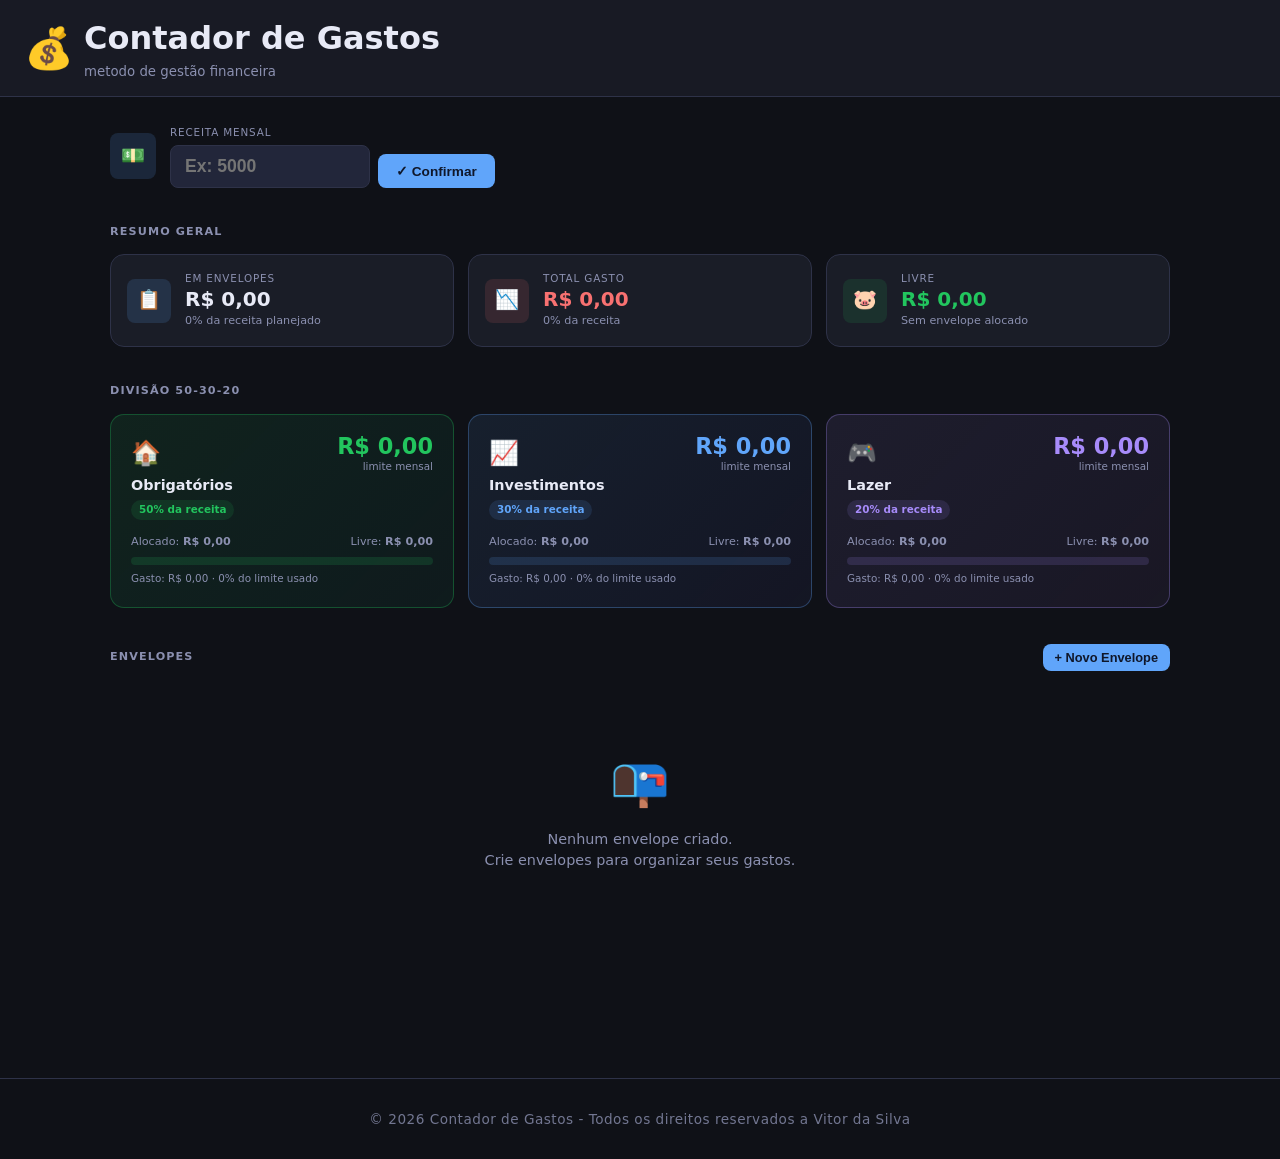
<file: contador de gastos/contador.html>
<!DOCTYPE html>
<html lang="pt-BR">
<head>
  <meta charset="UTF-8" />
  <meta name="viewport" content="width=device-width, initial-scale=1.0"/>
  <title>Gestão de Salario</title>
  <!-- CSS externo com todos os estilos da página -->
  <link rel="stylesheet" href="contador.css">
</head>
<body>

<!-- =====================================================================
     HEADER — Logo do app + botão de resetar tudo (fica oculto até existir
     receita cadastrada; é exibido pela função applyIncome()).
====================================================================== -->
<header>
  <div class="logo">
    <span>💰</span>
    <div>
      <h1>Contador de Gastos</h1>
      <small>metodo de gestão financeira</small>
    </div>
  </div>
  <!-- Botão de reset: chama confirmReset() que abre o modal de confirmação -->
  <button class="btn btn-ghost btn-sm" id="btn-reset" onclick="confirmReset()">↩ Resetar</button>
</header>

<!-- =====================================================================
     MAIN — Conteúdo principal do app
====================================================================== -->
<main>

  <!-- ===================================================================
       SEÇÃO RENDA — Aparece logo de cara. Tem dois "modos":
       1) income-form    → formulário para digitar a receita mensal
       2) income-display → mostra a receita já cadastrada + botão Editar
       Só um dos dois fica visível por vez (controlado via JS).
  =================================================================== -->
  <section id="income-section">
    <div class="income-icon">💵</div>

    <!-- MODO EXIBIÇÃO: visível depois que o usuário cadastra a renda -->
    <div id="income-display" style="display:none">
      <div>
        <div class="label">Receita Mensal</div>
        <div class="amount" id="income-display-value">R$ 0,00</div>
      </div>
      <button class="btn btn-ghost btn-sm" onclick="startEditIncome()">Editar</button>
    </div>

    <!-- MODO FORMULÁRIO: visível antes de cadastrar (ou ao clicar em Editar) -->
    <div id="income-form">
      <div>
        <label for="income-input">Receita Mensal</label>
        <input type="text" id="income-input" inputmode="decimal" placeholder="Ex: 5000" />
      </div>
      <button class="btn btn-primary" onclick="submitIncome()">✓ Confirmar</button>
    </div>
  </section>

  <!-- ===================================================================
       APP CONTENT — Todo o resto do app (resumo, divisão 50-30-20 e
       envelopes). Fica oculto até que exista uma receita cadastrada.
  =================================================================== -->
  <div id="app-content">

    <!-- ====== RESUMO GERAL ====== 
         3 cards com totais agregados:
         - Em Envelopes  → tudo que já foi alocado em envelopes
         - Total Gasto   → soma de todos os gastos registrados
         - Livre         → receita - total alocado (dinheiro sem envelope) -->
    <section>
      <p class="section-title">Resumo Geral</p>
      <div class="summary-grid">

        <!-- Card: Em Envelopes -->
        <div class="summary-card">
          <div class="s-icon" style="background:rgba(96,165,250,.15)">📋</div>
          <div>
            <div class="s-label">Em Envelopes</div>
            <div class="s-value" id="sum-committed">R$ 0,00</div>
            <div class="s-sub" id="sum-committed-pct">0% da receita planejado</div>
          </div>
        </div>

        <!-- Card: Total Gasto -->
        <div class="summary-card">
          <div class="s-icon" style="background:rgba(248,113,113,.12)">📉</div>
          <div>
            <div class="s-label">Total Gasto</div>
            <div class="s-value" style="color:var(--red)" id="sum-spent">R$ 0,00</div>
            <div class="s-sub" id="sum-spent-pct">0% da receita</div>
          </div>
        </div>

        <!-- Card: Livre (sobra) -->
        <div class="summary-card">
          <div class="s-icon" style="background:rgba(34,197,94,.12)">🐷</div>
          <div>
            <div class="s-label">Livre</div>
            <div class="s-value" style="color:var(--green)" id="sum-free">R$ 0,00</div>
            <div class="s-sub">Sem envelope alocado</div>
          </div>
        </div>
      </div>
    </section>

    <!-- ====== DIVISÃO 50-30-20 ====== 
         Mostra os 3 limites mensais por categoria:
         - 50% Obrigatórios | 30% Investimentos | 20% Lazer
         Cada card mostra: limite, alocado, livre, % usado e gasto. -->
    <section>
      <p class="section-title">Divisão 50-30-20</p>
      <div class="cat-grid">

        <!-- Categoria: Obrigatórios (50%) -->
        <div class="cat-card cat-essentials">
          <div class="cat-header">
            <div>
              <div class="cat-emoji">🏠</div>
              <div class="cat-name">Obrigatórios</div>
              <div class="cat-badge">50% da receita</div>
            </div>
            <div style="text-align:right">
              <div class="cat-amount" id="cat-essentials-limit">R$ 0,00</div>
              <div class="cat-sub">limite mensal</div>
            </div>
          </div>
          <div class="cat-stats">
            <span>Alocado: <b id="cat-essentials-alloc">R$ 0,00</b></span>
            <span>Livre: <b id="cat-essentials-free">R$ 0,00</b></span>
          </div>
          <!-- Barra de progresso de alocação (preenchida via JS) -->
          <div class="bar-track">
            <div class="bar-fill" id="cat-essentials-bar" style="width:0%"></div>
          </div>
          <div class="cat-footer" id="cat-essentials-footer">Gasto: R$ 0,00 · 0% do limite</div>
        </div>

        <!-- Categoria: Investimentos (30%) -->
        <div class="cat-card cat-investments">
          <div class="cat-header">
            <div>
              <div class="cat-emoji">📈</div>
              <div class="cat-name">Investimentos</div>
              <div class="cat-badge">30% da receita</div>
            </div>
            <div style="text-align:right">
              <div class="cat-amount" id="cat-investments-limit">R$ 0,00</div>
              <div class="cat-sub">limite mensal</div>
            </div>
          </div>
          <div class="cat-stats">
            <span>Alocado: <b id="cat-investments-alloc">R$ 0,00</b></span>
            <span>Livre: <b id="cat-investments-free">R$ 0,00</b></span>
          </div>
          <div class="bar-track">
            <div class="bar-fill" id="cat-investments-bar" style="width:0%"></div>
          </div>
          <div class="cat-footer" id="cat-investments-footer">Gasto: R$ 0,00 · 0% do limite</div>
        </div>

        <!-- Categoria: Lazer (20%) -->
        <div class="cat-card cat-leisure">
          <div class="cat-header">
            <div>
              <div class="cat-emoji">🎮</div>
              <div class="cat-name">Lazer</div>
              <div class="cat-badge">20% da receita</div>
            </div>
            <div style="text-align:right">
              <div class="cat-amount" id="cat-leisure-limit">R$ 0,00</div>
              <div class="cat-sub">limite mensal</div>
            </div>
          </div>
          <div class="cat-stats">
            <span>Alocado: <b id="cat-leisure-alloc">R$ 0,00</b></span>
            <span>Livre: <b id="cat-leisure-free">R$ 0,00</b></span>
          </div>
          <div class="bar-track">
            <div class="bar-fill" id="cat-leisure-bar" style="width:0%"></div>
          </div>
          <div class="cat-footer" id="cat-leisure-footer">Gasto: R$ 0,00 · 0% do limite</div>
        </div>
      </div>
    </section>

    <!-- ====== ENVELOPES ======
         Lista os envelopes agrupados por categoria.
         O conteúdo de #envelopes-container é gerado dinamicamente
         pela função renderizacao_envelopes(). -->
    <section>
      <div class="env-header">
        <p class="section-title" style="margin:0">Envelopes</p>
        <!-- Abre o modal de criação de envelope -->
        <button class="btn btn-primary btn-sm" onclick="openCreateModal()">+ Novo Envelope</button>
      </div>
      <div id="envelopes-container"></div>
    </section>

  </div><!-- /app-content -->
</main>

<footer>
  <p>&copy; 2026 Contador de Gastos - Todos os direitos reservados a Vitor da Silva</p>
</footer>


<!-- =====================================================================
     MODAL: CRIAR ENVELOPE
     Coleta nome, categoria e valor. Validado por validacoes_envelope().
====================================================================== -->
<div class="overlay" id="modal-create">
  <div class="modal">
    <h2>Criar Envelope</h2>

    <div class="form-group">
      <label>Nome do Envelope</label>
      <input type="text" id="env-name" placeholder="Ex: Aluguel, Netflix, Academia…" />
    </div>

    <div class="form-group">
      <label>Categoria</label>
      <!-- Ao trocar a categoria, mostramos quanto ainda há disponível nela -->
      <select id="env-category" onchange="onCategoryChange()">
        <option value="">Selecione…</option>
        <option value="essentials">🏠 Obrigatórios (50%)</option>
        <option value="investments">📈 Investimentos (30%)</option>
        <option value="leisure">🎮 Lazer (20%)</option>
      </select>
      <!-- Texto auxiliar com o saldo disponível da categoria selecionada -->
      <div class="hint" id="env-category-hint"></div>
    </div>

    <div class="form-group">
      <label>Valor (R$)</label>
      <input type="text" id="env-value" inputmode="decimal" placeholder="0,00" />
    </div>

    <!-- Mensagens de erro exibidas inline no modal -->
    <div class="modal-error" id="create-error"></div>

    <div class="modal-footer">
      <button class="btn btn-ghost" onclick="closeCreateModal()">Cancelar</button>
      <button class="btn btn-primary" onclick="submitCreateEnvelope()">Criar Envelope</button>
    </div>
  </div>
</div>

<!-- =====================================================================
     MODAL: REGISTRAR GASTO
     Aberto pelo botão 🧾 de cada envelope. Validado por validacoes_expense().
====================================================================== -->
<div class="overlay" id="modal-expense">
  <div class="modal">
    <h2 id="expense-modal-title">Registrar Gasto</h2>
    <p style="font-size:.82rem;color:var(--text-muted);margin-bottom:16px">
      <!-- Mostra o saldo disponível do envelope selecionado -->
      Saldo disponível: <b id="expense-remaining" style="color:var(--text)"></b>
    </p>

    <div class="form-group">
      <label>Descrição</label>
      <input type="text" id="expense-desc" placeholder="Ex: Parcela do aluguel, Mensalidade…" />
    </div>

    <div class="form-group">
      <label>Valor (R$)</label>
      <input type="text" id="expense-value" inputmode="decimal" placeholder="0,00" />
    </div>

    <div class="modal-error" id="expense-error"></div>

    <div class="modal-footer">
      <button class="btn btn-ghost" onclick="closeExpenseModal()">Cancelar</button>
      <button class="btn btn-primary" onclick="submitExpense()">Registrar Gasto</button>
    </div>
  </div>
</div>

<!-- =====================================================================
     MODAL: CONFIRMAR RESET
     Pede confirmação antes de apagar tudo do localStorage.
====================================================================== -->
<div class="overlay" id="modal-reset">
  <div class="modal alert-modal">
    <h2>Resetar tudo?</h2>
    <p>Isso apagará toda sua receita, envelopes e gastos registrados. Essa ação não pode ser desfeita.</p>
    <div class="modal-footer">
      <button class="btn btn-ghost" onclick="document.getElementById('modal-reset').classList.remove('open')">Cancelar</button>
      <button class="btn btn-danger" onclick="doReset()">Resetar Tudo</button>
    </div>
  </div>
</div>


<!-- linkando o java script -->
<script src="contador.js"></script>
</body>
</html>
</file>
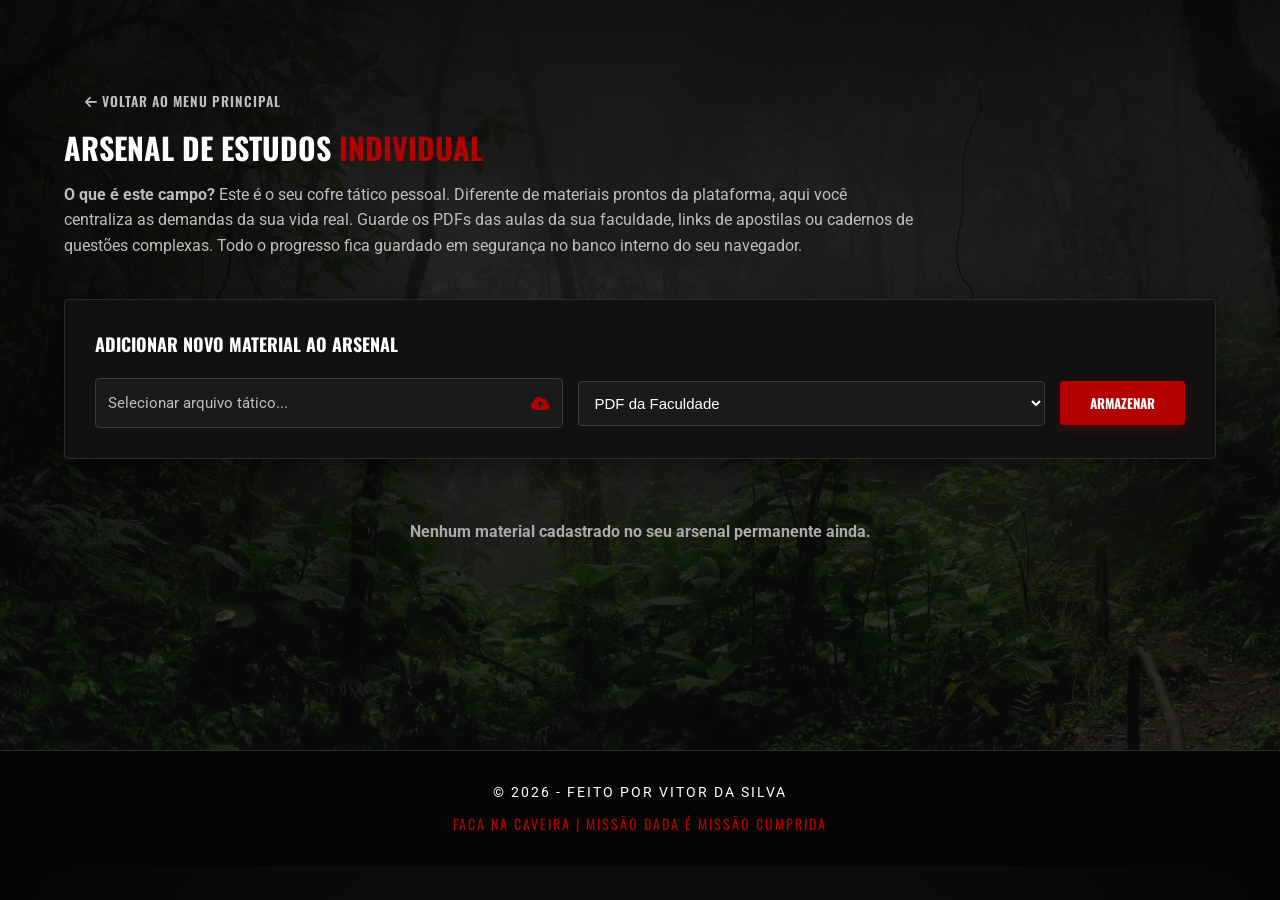
<file: mentalidade caveira/arsenal.html>
<!DOCTYPE html>
<html lang="pt-br">
<head>
    <meta charset="UTF-8">
    <meta name="viewport" content="width=device-width, initial-scale=1.0">
    <title>Arsenal de Estudos | Mentalidade Caveira</title>
    <link href="https://fonts.googleapis.com/css2?family=Oswald:wght@400;700&family=Roboto:wght@300;400;900&display=swap" rel="stylesheet">
    <link rel="stylesheet" href="https://cdnjs.cloudflare.com/ajax/libs/font-awesome/6.4.0/css/all.min.css">
    <link rel="shortcut icon" href="imagens/logo.ico">
    <link rel="stylesheet" href="style.css">
</head>
<body>

    <section class="arsenal-secao">
        <div class="arsenal-container">
            <a href="index.html" class="btn-voltar"><i class="fa-solid fa-arrow-left"></i> Voltar ao Menu Principal</a>

            <h2>Arsenal de Estudos <span>Individual</span></h2>
            
            <p class="exploracao-campo">
                <strong>O que é este campo?</strong> Este é o seu cofre tático pessoal. Diferente de materiais prontos da plataforma, aqui você centraliza as demandas da sua vida real. Guarde os PDFs das aulas da sua faculdade, links de apostilas ou cadernos de questões complexas. Todo o progresso fica guardado em segurança no banco interno do seu navegador.
            </p>
            
            <div class="painel-cadastro">
                <h3>Adicionar Novo Material ao Arsenal</h3>
                <div class="form-grupo">
                    
                    <label for="material-arquivo" class="label-arquivo-tatico">
                        <span id="texto-nome-arquivo">Selecionar arquivo tático...</span>
                        <i class="fa-solid fa-cloud-arrow-up"></i>
                    </label>
                    <input type="file" id="material-arquivo" class="input-arquivo-oculto" onchange="atualizarNomeBotao()">

                    <select id="material-tipo">
                        <option value="PDF Faculdade">PDF da Faculdade</option>
                        <option value="Questões/Simulado">Questões para Responder</option>
                        <option value="Anotações">Caderno de Notas</option>
                    </select>
                    <button class="btn-adicionar" onclick="adicionarMaterial()">Armazenar</button>
                </div>
            </div>

            <div class="grid-arquivos" id="lista-materiais-usuario"></div>
        </div>
    </section>

    <footer>
         &copy; 2026 - Feito por Vitor da Silva <br> 
        <p class="caveira">Faca na Caveira | Missão Dada é Missão Cumprida</p>
    </footer>
    
    <script>
        // Configuração do Banco de Dados Local IndexedDB (Persistente e Robusto)
        const dbNome = "ArsenalCaveiraDB";
        const dbVersao = 1;
        let db;

        const requisicao = indexedDB.open(dbNome, dbVersao);

        requisicao.onupgradeneeded = function(e) {
            let dbInstancia = e.target.result;
            if (!dbInstancia.objectStoreNames.contains("materiais")) {
                dbInstancia.createObjectStore("materiais", { keyPath: "id" });
            }
        };

        requisicao.onsuccess = function(e) {
            db = e.target.result;
            carregarMateriaisDB();
        };

        requisicao.onerror = function(e) {
            console.error("Erro ao abrir banco tático local:", e.target.error);
        };

        function atualizarNomeBotao() {
            const input = document.getElementById('material-arquivo');
            const texto = document.getElementById('texto-nome-arquivo');
            
            if (input.files.length > 0) {
                texto.textContent = input.files[0].name;
                texto.style.color = "#ffffff";
            } else {
                texto.textContent = "Selecionar arquivo tático...";
                texto.style.color = "#BEBEBE";
            }
        }

        function adicionarMaterial() {
            const arquivoInput = document.getElementById('material-arquivo');
            const tipoSelect = document.getElementById('material-tipo');

            if (arquivoInput.files.length === 0) {
                alert('Por favor, selecione um arquivo válido do seu computador.');
                return;
            }

            const arquivo = arquivoInput.files[0];

            const novoMaterial = {
                id: Date.now(),
                titulo: arquivo.name,
                tipo: tipoSelect.value,
                arquivoBlob: arquivo 
            };

            const transacao = db.transaction(["materiais"], "readwrite");
            const loja = transacao.objectStore("materials" in transacao ? "materials" : "materiais");
            const pedido = loja.add(novoMaterial);

            pedido.onsuccess = function() {
                arquivoInput.value = '';
                atualizarNomeBotao();
                carregarMateriaisDB();
            };

            pedido.onerror = function(e) {
                alert("Falha operacional ao guardar o arquivo no banco interno.");
                console.error(e.target.error);
            };
        }

        function carregarMateriaisDB() {
            const container = document.getElementById('lista-materiais-usuario');
            container.innerHTML = '';

            if (!db) return;

            const transacao = db.transaction(["materiais"], "readonly");
            const loja = transacao.objectStore("materiais");
            const pedidoCursor = loja.openCursor();
            let temDados = false;

            pedidoCursor.onsuccess = function(e) {
                const cursor = e.target.result;
                if (cursor) {
                    temDados = true;
                    const item = cursor.value;

                    let icone = 'fa-file-lines';
                    if (item.tipo.includes('PDF')) icone = 'fa-file-pdf';
                    if (item.tipo.includes('Questões')) icone = 'fa-circle-question';

                    const cardHTML = `
                        <div class="card-usuario" onclick="abrirMaterialDoBanco(${item.id})">
                            <span class="badge-tipo">${item.tipo}</span>
                            <div style="font-size: 2rem; color: var(--primary-red);"><i class="fa-solid ${icone}"></i></div>
                            <h4>${item.titulo}</h4>
                            <p>Material sob custódia permanente. Clique para abrir.</p>
                            <button class="btn-remover" onclick="removerMaterialDB(event, ${item.id})"><i class="fa-solid fa-trash-can"></i> Excluir</button>
                        </div>
                    `;
                    container.innerHTML += cardHTML;
                    cursor.continue();
                } else if (!temDados) {
                    container.innerHTML = '<p style="color: #aaa; grid-column: 1 / -1; text-align: center; padding: 20px; font-weight: bolder;">Nenhum material cadastrado no seu arsenal permanente ainda.</p>';
                }
            };
        }

        function abrirMaterialDoBanco(id) {
            const transacao = db.transaction(["materiais"], "readonly");
            const loja = transacao.objectStore("materiais");
            const pedido = loja.get(id);

            pedido.onsuccess = function(e) {
                const item = e.target.result;
                if (item && item.arquivoBlob) {
                    const urlVisualizacao = URL.createObjectURL(item.arquivoBlob);
                    window.open(urlVisualizacao, '_blank');
                    
                    setTimeout(() => {
                        URL.revokeObjectURL(urlVisualizacao);
                    }, 5000);
                }
            };
        }

        function removerMaterialDB(event, id) {
            event.stopPropagation();
            
            const transacao = db.transaction(["materiais"], "readwrite");
            const loja = transacao.objectStore("materiais");
            const pedido = loja.delete(id);

            pedido.onsuccess = function() {
                carregarMateriaisDB();
            };
        }
    </script>
</body>
</html>
</file>
<file: controle dopamina/style.css>
/* ==========================================================================
           ESTILOS GERAIS E ESTRUTURA
           ========================================================================== */
        *{
            margin: 0;
            padding:0;
            box-sizing: border-box;
        }
        body {
            font-family: Arial, sans-serif;
            background-color:#cecece4a;
            color: #333;
            padding: 20px;
            padding-bottom: 260px; /* Espaço para o painel fixo no rodapé não cobrir o conteúdo */
            display: flex;
            justify-content: center;
        }

        .container {
            width: 100%;
            background: #ffffff;
            padding: 25px;
            border-radius: 8px;
            box-shadow: 0 2px 10px rgba(0,0,0,0.05);
        }

        h1, h2, h3 {
            text-align: center;
            color: #222;
        }

        /* Estilização do Header */
        .app-header {
            background: linear-gradient(180deg, #f8fafc 0%, #ffffff 100%);
            border-bottom: 2px solid #e2e8f0;
            margin: -25px -25px 25px -25px; 
            padding: 30px 25px;
            border-radius: 8px 8px 0 0;
            text-align: center;
        }

        .app-header h1 {
            font-size: 24px;
            color: #0f172a;
            margin-bottom: 10px;
            letter-spacing: -0.5px;
        }

        /* Botão para Revelar/Ocultar as Atividades */
        .btn-toggle-painel {
            display: block;
            width: 100%;
            max-width: 320px;
            margin: 15px auto;
            background-color: #0f172a;
            color: white;
            padding: 12px;
            font-size: 14px;
            border-radius: 50px;
            transition: 0.3s ease;
            box-shadow: 0 4px 6px rgba(0,0,0,0.05);
        }
        .btn-toggle-painel:hover {
            background-color: #1e293b;
            transform: translateY(-1px);
        }

        /* Box de metas e constâncias múltiplas */
        .meta-estudo {
            display: flex;
            justify-content: center;
            flex-wrap: wrap;
            gap: 15px;
            background: #ffffff;
            border: 1px solid #e2e8f0;
            padding: 12px 20px;
            border-radius: 50px;
            box-shadow: 0 2px 5px rgba(0,0,0,0.02);
            margin: 0 auto 25px auto;
            max-width: fit-content;
        }

        .stat-item {
            display: flex;
            align-items: center;
            gap: 8px;
            font-size: 14px;
            color: #475569;
            padding: 2px 10px;
        }

        .stat-item i { color: #3b82f6; }
        .stat-item.streak-treino i { color: #22c55e; }
        .stat-item.streak-estudo i { color: #f59e0b; }
        .stat-item.streak-limpo i { color: #a855f7; }

        /* Banner de aviso de Recompensa Bônus */
        .bonus-banner {
            display: none; 
            align-items: center;
            justify-content: center;
            gap: 10px;
            background: linear-gradient(90deg, #fef3c7 0%, #fde68a 50%, #fef3c7 100%);
            border: 1px solid #f59e0b;
            color: #92400e;
            padding: 12px;
            border-radius: 8px;
            margin-top: 20px;
            font-weight: bold;
            font-size: 13px;
            animation: slideDown 0.4s ease-out;
        }

        @keyframes slideDown {
            from { opacity: 0; transform: translateY(-10px); }
            to { opacity: 1; transform: translateY(0); }
        }

        /* ==========================================================================
           FORMULÁRIO DE CRIAÇÃO DE ITENS
           ========================================================================== */
        .form-criacao {
            background: #f8f9fa;
            border: 1px dashed #ccc;
            padding: 15px;
            border-radius: 6px;
            margin-bottom: 25px;
        }

        .form-row {
            display: flex;
            flex-wrap: wrap;
            gap: 10px;
            margin-bottom: 10px;
            align-items: center;
        }

        .form-row input, .form-row select {
            padding: 6px;
            border: 1px solid #ccc;
            border-radius: 4px;
            font-size: 14px;
        }

        .form-row input[type="text"] { flex: 2; min-width: 150px; }
        .form-row input[type="number"] { flex: 1; min-width: 80px; }

        @media (max-width: 600px) {
            .form-row {
                flex-direction: column;
                align-items: stretch;
                gap: 12px;
            }
            .form-row input[type="text"], .form-row input[type="number"], .form-row select, .form-row button {
                width: 100%;
                flex: none;
                padding: 10px;
            }
            .meta-estudo {
                flex-direction: column;
                gap: 10px;
                border-radius: 12px;
                align-items: flex-start;
            }
        }

        /* ==========================================================================
           COLUNAS E CARDS
           ========================================================================== */
        .colunas-habitos {
            display: grid;
            grid-template-columns: 1fr 1fr;
            gap: 20px;
            margin-bottom: 25px;
        }

        @media (max-width: 600px) {
            .colunas-habitos { grid-template-columns: 1fr; }
        }

        .coluna-boa, .coluna-mal, .coluna-recompensas {
            border: 1px solid #eee;
            padding: 15px;
            border-radius: 6px;
        }

        .coluna-boa {
            background: linear-gradient(90deg, #22ad2245 0%, #22ad2225 50%, #22ad2210 100%);
            border-left: 3px solid #20d720;
        }

        .coluna-mal {
            background: linear-gradient(90deg, #ff000045 0%, #ff000025 50%, #ff000010 100%);
            border-left: 3px solid #ef4444;
        }

        .coluna-recompensas {
            background: linear-gradient(90deg, #a6ccddcc 0%, #a6ccdd70 50%, #a6ccdd30 100%);
            border-left: 3px solid #3b82f6;
        }

        .coluna h3 {
            border-bottom: 2px solid #eee;
            padding-bottom: 5px;
            margin-bottom: 10px;
            margin-top: 0;
        }

        .positivo { color: #22c55e; }
        .negativo { color: #f11124; }
        .destaque { color: #1c79e2; }

        /* ALINHAMENTO CORRIGIDO DOS BOTÕES */
        .linha-habito {
            display: flex;
            justify-content: space-between;
            align-items: center; 
            gap: 15px; 
            padding: 10px 0;
            color: black;
            border-bottom: 1px solid #e2e8f0;
            font-size: 15px;
        }

        .texto-item {
            flex: 1;
            word-break: break-word; 
        }

        .botoes-acoes {
            display: flex;
            gap: 8px;
            align-items: center;
            flex-shrink: 0; 
        }

        /* ==========================================================================
           ESTILIZAÇÃO DOS BOTÕES
           ========================================================================== */
        button {
            padding: 6px 12px;
            border: none;
            border-radius: 4px;
            cursor: pointer;
            font-weight: bold;
        }

        .btn-add { background-color: #22c55e; color: white; transition: 0.3s; }
        .btn-add:hover { background-color:white; color: #22c55e; box-shadow: 0 4px 12px rgba(34, 197, 94, 0.3); }

        .btn-sub { background-color: #ef4444; color: white; }
        .btn-sub:hover { background-color: white; color: #ef4444; box-shadow: 0 4px 12px rgba(239, 68, 68, 0.3); }

        .btn-gastar { background-color: #3b82f6; color: white; }
        .btn-gastar:hover { background-color:white; color: #3b82f6; box-shadow: 0 4px 12px rgba(59, 130, 246, 0.3); }

        .btn-delete { background: none; color: #94a3b8; font-size: 16px; padding: 6px; }
        .btn-delete:hover { color: #ef4444; }

        .corrosivo { 
            background: #7f1d1d; 
            color: white; 
            padding: 6px 12px;
        }
        .corrosivo:hover { background: #b91c1c; }

        .btn-reset-all,.btn-reset-ponts {
            display: block;
            width: 200px;
            margin: 10px auto 0;
            background: #f1f5f9;
            color: #64748b;
            border: 1px solid #cbd5e1;
            padding: 10px;
            transition: 0.3s;
        }
        .btn-reset-all:hover { background: #ef4444; color: white; border-color: #ef4444; }
        .btn-reset-ponts:hover { background: #eac663; color: black; border-color: yellow; }


        /* ==========================================================================
           PAINEL DE SALDOS (FIXO NO RODAPÉ)
           ========================================================================== */
        .painel-saldos-fixo {
            position: fixed;
            bottom: 0;
            left: 0;
            right: 0;
            background: #080839;
            box-shadow: 0 -3px 15px rgba(0, 0, 0, 0.1);
            display: flex;
            justify-content: center;
            padding: 15px 20px;
            z-index: 10005
        }

        .conteudo-saldos {
            width: 100%;
            max-width: 850px;
            display: grid;
            grid-template-columns: 1fr 1fr 1fr;
            gap: 15px;
            text-align: center;
        }

        .caixa-saldo {
            padding: 8px;
            background: #f8f9fa;
            border-radius: 6px;
            border: 1px solid #eee;
        }

        .numero {
            font-size: 22px;
            font-weight: bold;
            margin-top: 5px;
        }

        .footer-creditos {
            width: 100%;
            text-align: center;
            font-size: 11px;
            color: #94a3b8;
            margin-top: 10px;
            border-top: 1px solid #ffffff1a;
            padding-top: 5px;
        }
        /* ==========================================================================
   CARTÃO CUSTOMIZADO (MODAL)
   ========================================================================== */
.modal-overlay {
    position: fixed;
    top: 0; left: 0; right: 0; bottom: 0;
    background: rgba(0, 0, 0, 0.5);
    display: flex;
    align-items: center;
    justify-content: center;
    z-index: 99999;
    backdrop-filter: blur(3px); /* Deixa o fundo levemente embaçado */
}

.modal-card {
    background: white;
    padding: 25px;
    border-radius: 12px;
    max-width: 350px;
    width: 90%;
    text-align: center;
    box-shadow: 0 10px 25px rgba(0,0,0,0.2);
    animation: popIn 0.3s cubic-bezier(0.175, 0.885, 0.32, 1.275);
}

@keyframes popIn {
    0% { transform: scale(0.8); opacity: 0; }
    100% { transform: scale(1); opacity: 1; }
}

.modal-card p {
    font-size: 16px;
    color: #333;
    margin-bottom: 20px;
    line-height: 1.5;
    font-weight: 500;
}

.modal-botoes {
    display: flex;
    justify-content: center;
    gap: 12px;
}

.modal-botoes button {
    padding: 10px 20px;
    font-size: 14px;
    border-radius: 6px;
    transition: 0.2s;
}

.btn-cancelar {
    background: #e2e8f0;
    color: #475569;
}

.btn-cancelar:hover {
    background: #cbd5e1;
}

.btn-confirmar {
    background: #3b82f6;
    color: white;
}

.btn-confirmar:hover {
    background: #2563eb;
}
</file>
<file: INFEEP/style.css>
* {
    margin: 0;
    padding: 0;
    box-sizing: border-box;
}

:root {
    --bg:        #070b12;
    --bg2:       #0d1117;
    --card:      #0f1520;
    --border:    rgba(255,255,255,0.07);
    --cyan:      #00c6ff;
    --cyan-dim:  rgba(0,198,255,0.12);
    --cyan-glow: rgba(0,198,255,0.35);
    --white:     #f0f4f8;
    --muted:     #6b7c93;
    --font-sans: 'Inter', sans-serif;
    --font-head: 'Space Grotesk', sans-serif;
    --radius:    14px;
    --transition: 0.35s cubic-bezier(.4,0,.2,1);
}

body {
    font-family: var(--font-sans);
    background: var(--bg);
    color: var(--white);
    line-height: 1.6;
    overflow-x: hidden;
}

a { text-decoration: none; color: inherit; }
img { display: block; max-width: 100%; }
strong { color: var(--white); }

::-webkit-scrollbar { width: 5px; }
::-webkit-scrollbar-track { background: var(--bg); }
::-webkit-scrollbar-thumb { display: none; }

/* ==================== HEADER ==================== */
header {
    position: sticky;
    top: 0;
    z-index: 1000;
    padding: 15px;
    display: flex;
    justify-content: space-between;
    align-items: center;
    background: rgba(7,11,18,0.80);
    backdrop-filter: blur(20px);
    border-bottom: 1px solid var(--border);
}

header h1 {
    font-family: var(--font-head);
    font-size: 22px;
    font-weight: 700;
    letter-spacing: -0.5px;
    margin-left: 0;
}

header h1 span {
    color: var(--cyan);
    text-shadow: 0 0 20px var(--cyan-glow);
    font-size: inherit;
    font-family: inherit;
}

header img { display: none; }

.nav-menu { 
    display: flex; 
    align-items: center; 
    gap: 4px; 
    position: fixed;
    top: 0;
    right: -100%; 
    width: 80%;
    height: 100vh;
    background: var(--card);
    z-index: 999;
    visibility: hidden; 
    pointer-events: none;
    transition: all var(--transition);
}

nav.active {
    right: 0;
    visibility: visible;
    pointer-events: auto;
}

nav a {
    font-size: 14px;
    font-weight: bolder;
    color: var(--muted);
    padding: 7px 16px;
    margin-left: 0;
    text-decoration: none;
}

nav a:hover { 
    color: var(--cyan); 
    text-decoration: underline;
}

.compre {
    background: var(--cyan);
    color: #070b12 !important;
    font-weight: 700;
    font-size: 14px;
    padding: 9px 22px;
    border-radius: 99px;
    margin-left: 8px;
    transition: box-shadow var(--transition), transform var(--transition), background var(--transition) !important;
    text-decoration: none;
}

.compre:hover {
    background: #ffffffe5 !important;
    color: black;
    box-shadow: 0 0 28px var(--cyan-glow);
    text-decoration: none;
}

/* ==================== BANNER / HERO ==================== */
.banner {
    position: relative;
    min-height: 100vh;
    display: flex;
    flex-direction: column;
    align-items: center;
    justify-content: center;
    text-align: center;
    padding: 120px 24px 100px;
    overflow: hidden;
    background: transparent;
    box-shadow: none;
    border-radius: 0;
}

.banner::before {
    content: '';
    position: absolute;
    inset: 0;
    background:
        linear-gradient(to bottom, rgba(7,11,18,0.55) 0%, rgba(7,11,18,0.25) 40%, rgba(7,11,18,0.97) 100%),
        linear-gradient(to right, rgba(7,11,18,0.65) 0%, transparent 40%, rgba(7,11,18,0.65) 100%);
    z-index: 1;
    pointer-events: none;
}

/* ==================== CARROSSEL ==================== */
.carousel {
    position: absolute;
    inset: 0;
    width: 100%;
    height: 100%;
    max-width: none;
    border-radius: 0;
    box-shadow: none;
    overflow: hidden;
    z-index: 0;
}

.carousel .slide { position: relative; width: 100%; height: 100%; }

.carousel .slide img {
    display: none;
    position: absolute;
    inset: 0;
    width: 100%;
    height: 100%;
    object-fit: cover;
    opacity: 0;
}

.carousel .slide img.active {
    display: block;
    animation: bgFadeIn 1.2s ease forwards;
}

@keyframes bgFadeIn {
    from { opacity: 0; transform: scale(1.06); }
    to   { opacity: 0.3; transform: scale(1); }
}

.carousel-controls {
    position: absolute;
    top: 50%;
    width: 100%;
    display: flex;
    justify-content: space-between;
    transform: translateY(-50%);
    padding: 0 20px;
    z-index: 5;
}

.carousel-controls span {
    cursor: pointer;
    width: 44px;
    height: 44px;
    display: grid;
    place-items: center;
    background: rgba(7,11,18,0.55);
    backdrop-filter: blur(8px);
    color: var(--white);
    border: 1px solid var(--border);
    border-radius: 50%;
    font-size: 20px;
    transition: var(--transition), border-color var(--transition);
}

.carousel-controls span:hover {
    background: var(--cyan-dim);
    border-color: var(--cyan);
}

.carousel-indicators {
    position: absolute;
    bottom: 20px;
    left: 50%;
    transform: translateX(-50%);
    display: flex;
    gap: 8px;
    z-index: 5;
}

.carousel-indicators span {
    height: 6px;
    width: 8px;
    background: rgba(255,255,255,0.25);
    border-radius: 99px;
    cursor: pointer;
    transition: width var(--transition), var(--transition), box-shadow var(--transition);
}

.carousel-indicators span.active {
    width: 28px;
    background: var(--cyan);
    box-shadow: 0 0 10px var(--cyan-glow);
}

/* Hero text */
.carousel-text {
    position: relative;
    z-index: 2;
    max-width: 780px;
}

.carousel-text h2 {
    font-family: var(--font-head);
    font-size: clamp(2.4rem, 6vw, 4.5rem);
    font-weight: 800;
    line-height: 1.1;
    margin-bottom: 20px;
    letter-spacing: -1px;
}

.carousel-text h2 span {
    color: var(--cyan);
    text-shadow: 0 0 40px var(--cyan-glow);
    font-size: inherit;
    font-family: inherit;
}

.carousel-text p {
    font-size: 1.15rem;
    color: rgba(240,244,248,0.72);
    margin: 0 auto 36px;
    max-width: 560px;
    line-height: 1.75;
}

.carousel-text button {
    padding: 15px 40px;
    font-family: var(--font-head);
    font-size: 1rem;
    font-weight: 700;
    border: none;
    border-radius: 99px;
    background: var(--cyan);
    color: #070b12;
    cursor: pointer;
    transition: box-shadow var(--transition), transform var(--transition), background var(--transition);
}

.carousel-text button:hover {
    box-shadow: 0 0 40px var(--cyan-glow);
    transform: scale(1.05);
    background: #fff;
    color: #0099cc;
}

/* ==================== BANNER WITH CARDS ==================== */
.banner-with-cards {
    display: grid;
    grid-template-columns: 1fr 1fr;
    gap: 72px;
    align-items: center;
    padding: 96px 80px;
    background: var(--bg2);
    position: relative;
    overflow: hidden;
    box-shadow: none;
}

.banner-with-cards::before {
    content: '';
    position: absolute;
    top: -200px; 
    left: -200px;
    width: 500px; 
    height: 500px;
    background: var(--cyan-dim);
    border-radius: 50%;
    filter: blur(90px);
    pointer-events: none;
}

.banner-text-content {
    flex: unset;
    max-width: none;
    text-align: center;
}

.banner-text-content h1 {
    font-family: var(--font-head); 
    line-height: 1.2;
    font-size: 2.5em;
    margin-bottom: 20px;
}

.banner-text-content p {
    font-size: 1.05rem;
    color: var(--muted);
    line-height: 1.8;
    margin-bottom: 32px;
    max-width: 480px;
}

.banner-text-content button {
    padding: 14px 34px;
    font-family: var(--font-head);
    font-size: 1rem;
    font-weight: 700;
    border: none;
    border-radius: 99px;
    background: var(--cyan);
    color: #070b12;
    cursor: pointer;
    transition: box-shadow var(--transition), transform var(--transition), background var(--transition);
}

.banner-text-content button:hover {
    background: var(--white);
    color: #0099cc;
    box-shadow: 0 0 30px var(--cyan-glow);
    transform: translateY(-2px);
}

.cards-container {
    flex: unset;
    display: flex;
    justify-content: flex-end;
    margin-right: 50px;
}

.cards-wrapper {
    display: flex;
    flex-direction: column;
    gap: 16px;
    max-width: 440px;
    width: 100%;
}

.card {
    padding: 24px 28px;
    border-radius: var(--radius);
    border: 1px solid var(--border);
    background: var(--card);
    box-shadow: none;
    transition: transform var(--transition), box-shadow var(--transition), border-color var(--transition);
}

.card:hover {
    transform: translateY(-5px);
    border-color: rgba(0,198,255,0.25);
    box-shadow: 0 12px 40px rgba(0,0,0,0.4), 0 0 20px var(--cyan-dim);
}

.card h2 {
    font-family: var(--font-head);
    font-size: 1.05rem;
    font-weight: 600;
    color: var(--cyan);
    margin-bottom: 8px;
}

.card p {
    font-size: 0.875rem;
    color: var(--muted);
    line-height: 1.65;
    margin-bottom: 16px;
}

.cta-link {
    font-size: 0.875rem;
    font-weight: 600;
    color: var(--cyan);
    display: inline-flex;
    align-items: center;
    gap: 4px;
    transition: color var(--transition);
}

.cta-link:hover { color: var(--white); text-decoration: none; }
.cta-link::after { content: ' →'; }

.card-1 { background: linear-gradient(135deg, #0f1a28, #111d2e); }
.card-2 { background: linear-gradient(135deg, #0d1520, #111a26); }
.card-3 { background: linear-gradient(135deg, #0a1018, #0f151e); }

/* ==================== INFEEP EXPERIENCE ==================== */
.infeep-experience {
    padding: 96px 80px;
    background: var(--bg);
    position: relative;
    overflow: hidden;
    font-family: var(--font-sans);
}

.infeep-experience::after {
    content: '';
    position: absolute;
    top: 50%; right: -200px;
    width: 500px; height: 500px;
    background: var(--cyan-dim);
    border-radius: 50%;
    filter: blur(100px);
    transform: translateY(-50%);
    pointer-events: none;
}

.infeep-container {
    max-width: 1200px;
    margin: auto;
    display: grid;
    grid-template-columns: 1fr 1fr;
    gap: 80px;
    align-items: center;
    position: relative;
    z-index: 1;
}

.infeep-image {
    flex: unset;
    min-width: unset;
    margin: 0;
    position: relative;
}

.infeep-image::before {
    content: '';
    position: absolute;
    inset: -16px;
    background: var(--cyan-dim);
    border-radius: 24px;
    filter: blur(32px);
    z-index: -1;
}

.infeep-image img {
    width: 100%;
    border-radius: 16px;
    border: 1px solid var(--border);
    box-shadow: 0 24px 60px rgba(0,0,0,0.5);
}

.infeep-content {
    flex: unset;
    min-width: unset;
}

.infeep-content h2 {
    font-family: var(--font-head);
    font-size: clamp(1.8rem, 3vw, 2.4rem);
    font-weight: 700;
    line-height: 1.25;
    margin-bottom: 16px;
}

.infeep-content h2 span { color: var(--cyan); }

.infeep-content p {
    font-size: 1.05rem;
    color: var(--muted);
    line-height: 1.75;
    margin-bottom: 32px;
}

.infeep-list { list-style: none; padding: 0; margin: 0; text-align: left; }

.infeep-list li {
    display: flex;
    align-items: flex-start;
    gap: 16px;
    margin-bottom: 22px;
}

.infeep-list .icon {
    font-size: 1rem;
    color: var(--cyan);
    margin-right: 0;
    margin-top: 2px;
    flex-shrink: 0;
}

.infeep-list strong {
    color: var(--cyan);
    font-size: 0.95rem;
    display: block;
    margin-bottom: 4px;
}

.infeep-list p {
    font-size: 0.875rem;
    color: var(--muted);
    line-height: 1.6;
    margin: 0;
}

/* ==================== SOBRE ==================== */
.sobre {
    padding: 96px 80px;
    background: var(--bg2);
    position: relative;
    overflow: hidden;
    text-align: left;
    box-shadow: none;
    border-radius: 0;
    background-image: none;
}

.sobre::before {
    content: '';
    position: absolute;
    top: 50%; left: 50%;
    transform: translate(-50%, -50%);
    width: 700px; height: 700px;
    background: rgba(0,198,255,0.03);
    border-radius: 50%;
    filter: blur(80px);
    pointer-events: none;
}

.sobre-inner {
    max-width: 90vw;
    margin: auto;
    position: relative;
    z-index: 1;
    padding-left: 28px;
    border-left: 2px solid rgba(0,198,255,0.2);
}

.sobre h1 {
    font-family: var(--font-head);
    font-size: clamp(2rem, 4vw, 3rem);
    font-weight: 800;
    text-align: center;
    margin-bottom: 56px;
    letter-spacing: -0.5px;
    color: var(--white);
}

.sobre h3 {
    font-family: var(--font-head);
    font-size: 1.5rem;
    font-weight: 700;
    color: var(--cyan);
    margin-bottom: 10px;
    text-align: left;
    position: relative;
}

.sobre h3::before {
    content: '';
    position: absolute;
    left: -34px;
    top: 50%;
    transform: translateY(-50%);
    width: 10px; height: 10px;
    background: var(--cyan);
    border-radius: 50%;
    box-shadow: 0 0 10px var(--cyan-glow);
}

.sobre p {
    font-size: 1rem;
    color: var(--muted);
    text-align: left;
    line-height: 1.8;
    margin-bottom: 44px;
    max-width: none;
}

/* ==================== CURSOS ==================== */
.cursos {
    display: grid;
    grid-template-columns: repeat(3, 1fr);
    gap: 24px;
    padding: 96px 64px;
    background: var(--bg);
}

.cursos .curso {
    background: var(--card);
    border: 1px solid var(--border);
    border-radius: 18px;
    overflow: hidden;
    text-align: left;
    display: flex;
    flex-direction: column;
    transition: transform var(--transition), box-shadow var(--transition), border-color var(--transition);
    color: inherit;
    box-shadow: none;
}

.cursos .curso:hover {
    transform: translateY(-8px);
    border-color: rgba(0,198,255,0.25);
    box-shadow: 0 20px 50px rgba(0,0,0,0.5), 0 0 30px var(--cyan-dim);
}

.curso img {
    width: 100%;
    height: 200px;
    object-fit: cover;
    border-radius: 0;
    margin: 0;
    transition: transform 0.7s ease;
}

.curso:hover img { transform: scale(1.06); }

.curso-body {
    padding: 24px;
    flex: 1;
    display: flex;
    flex-direction: column;
}

.curso h4 {
    font-family: var(--font-head);
    font-size: 1.15rem;
    font-weight: 700;
    color: var(--white);
    margin-bottom: 10px;
    transition: color var(--transition);
}

.curso:hover h4 { color: var(--cyan); }

.curso p {
    font-size: 0.875rem;
    color: var(--muted);
    line-height: 1.65;
    flex: 1;
    margin-bottom: 20px;
    padding: 0;
    border: none;
    border-radius: 0;
    font-weight: 400;
    cursor: default;
    background: none;
}

.saiba-mais-btn {
    display: inline-flex;
    align-items: center;
    gap: 4px;
    font-size: 0.875rem;
    font-weight: 600;
    color: var(--cyan);
    transition: color var(--transition);
    width: fit-content;
    margin: 0;
    padding: 0;
    background: none;
    border-radius: 0;
    text-decoration: none;
}

.saiba-mais-btn::after { content: ' →'; }
.saiba-mais-btn:hover { color: var(--white); background: none; }

/* ==================== DEPOIMENTOS ==================== */
.depoimentos {
    padding: 96px 64px;
    background: var(--bg2);
    position: relative;
    overflow: hidden;
    text-align: left;
    color: var(--white);
    border-radius: 0;
}

.depoimentos::before {
    content: '';
    position: absolute;
    top: 50%; left: 50%;
    transform: translate(-50%,-50%);
    width: 600px; height: 600px;
    background: rgba(0,198,255,0.04);
    border-radius: 50%;
    filter: blur(80px);
    pointer-events: none;
}

.depoimento h1 {
    font-family: var(--font-head);
    font-size: clamp(1.8rem, 3vw, 2.5rem);
    font-weight: 700;
    text-align: center;
    margin-bottom: 56px;
    color: var(--white);
}

.depoimentos-grid {
    display: grid;
    grid-template-columns: repeat(3, 1fr);
    gap: 20px;
    max-width: 1100px;
    margin: auto;
    position: relative;
    z-index: 1;
}

.depoimento {
    background: var(--card);
    border: 1px solid var(--border);
    border-radius: var(--radius);
    padding: 28px;
    text-align: center;
    font-size: 0.95rem;
    font-style: italic;
    color: rgba(240,244,248,0.8);
    line-height: 1.75;
    max-width: none;
    margin: 0;
    display: flex;
    flex-direction: column;
    transition: border-color var(--transition), box-shadow var(--transition);
}

.falas-depoimento {
    margin-top: -10px;
    margin-bottom: -30px;
    font-size: 3em;
    color: #00c6ff;
}

.depoimento:hover {
    border-color: rgba(0,198,255,0.2);
    box-shadow: 0 8px 30px rgba(0,0,0,0.3);
}

.depoimento .autor {
    margin-top: auto;
    padding-top: 18px;
    border-top: 1px solid var(--border);
    font-style: normal;
    font-weight: 600;
    font-size: 0.875rem;
    color: var(--cyan);
}

/* ==================== OFERTA FINAL ==================== */
.secao-oferta-final {
    padding: 96px 80px;
    background: var(--bg);
    color: var(--white);
    position: relative;
    overflow: hidden;
}

.secao-oferta-final::before {
    content: '';
    position: absolute;
    top: 50%; left: 50%;
    transform: translate(-50%,-50%);
    width: 600px; height: 600px;
    background: rgba(0,198,255,0.07);
    border-radius: 50%;
    filter: blur(80px);
    pointer-events: none;
}

.container-oferta-final {
    max-width: 1100px;
    margin: auto;
    display: grid;
    grid-template-columns: 1fr 1fr;
    gap: 64px;
    align-items: center;
    position: relative;
    z-index: 1;
    flex-wrap: unset;
}

.texto-marketing {
    flex: unset;
    min-width: unset;
    max-width: none;
    text-align: left;
}

.texto-marketing h1 {
    font-family: var(--font-head);
    font-size: clamp(2.2rem, 4vw, 3.5rem);
    font-weight: 800;
    line-height: 1.15;
    margin-bottom: 20px;
    letter-spacing: -0.5px;
    color: var(--white);
}

.texto-marketing h1 span {
    color: var(--cyan);
    text-shadow: 0 0 30px var(--cyan-glow);
}

.texto-marketing p {
    font-size: 1.1rem;
    color: var(--muted);
    line-height: 1.75;
    margin-bottom: 0;
}

.card-compra {
    background: linear-gradient(145deg, #0f1a28, #0d1520);
    border: 1px solid rgba(0,198,255,0.2);
    border-radius: 24px;
    padding: 48px 40px;
    text-align: center;
    box-shadow: 0 0 50px rgba(0,198,255,0.07), 0 20px 50px rgba(0,0,0,0.4);
    flex: unset;
    min-width: unset;
    max-width: none;
}

@keyframes cardPulse {
    0%,100% { box-shadow: 0 0 40px rgba(0,198,255,0.07), 0 20px 50px rgba(0,0,0,0.4); }
    50%      { box-shadow: 0 0 70px rgba(0,198,255,0.15), 0 20px 50px rgba(0,0,0,0.4); }
}

.card-compra h2 {
    font-family: var(--font-head);
    font-size: 1.8rem;
    font-weight: 700;
    color: var(--cyan);
    margin-bottom: 8px;
}

.card-compra > p {
    color: var(--white);
    font-size: 2rem;
    margin-bottom: 24px;
}

.preco {
    font-family: var(--font-head);
    font-size: 4.5rem;
    font-weight: 800;
    color: var(--white);
    line-height: 1;
    margin-bottom: 4px;
}

.preco sub {
    font-size: 1.5rem;
    font-weight: 500;
    vertical-align: super;
}

.preco .texto-pequeno {
    display: block;
    font-family: var(--font-sans);
    font-size: 0.9rem;
    font-weight: 400;
    color: var(--muted);
    margin-top: 6px;
    margin-bottom: 28px;
}

.tag-promocao {
    display: inline-flex;
    align-items: center;
    gap: 6px;
    background: var(--cyan-dim);
    border: 1px solid rgba(0,198,255,0.3);
    color: var(--cyan);
    font-size: 0.78rem;
    font-weight: 700;
    letter-spacing: 0.12em;
    text-transform: uppercase;
    padding: 7px 18px;
    border-radius: 99px;
    margin-bottom: 28px;
}

.botao-comprar {
    display: block;
    width: 100%;
    padding: 16px;
    font-family: var(--font-head);
    font-size: 1.05rem;
    font-weight: 700;
    background: var(--cyan);
    color: #070b12;
    border: none;
    border-radius: 99px;
    cursor: pointer;
    letter-spacing: 0.05em;
    text-decoration: none;
    transition: 0.3s;
}

.botao-comprar:hover {
    background-color: white;
    color: #0099cc;
    box-shadow: 0 0 40px var(--cyan-glow);
}

.info-pagamento {
    display: flex;
    align-items: center;
    justify-content: center;
    gap: 8px;
    font-size: 0.85rem;
    color: var(--muted);
    margin-top: 18px;
}

/* ==================== FOOTER ==================== */
footer {
    padding: 36px 64px;
    border-top: 1px solid var(--border);
    background: var(--bg);
    border-radius: 0;
    box-shadow: none;
}

footer p {
    text-align: center;
    font-size: 0.875rem;
    color: var(--muted);
    line-height: 1.7;
}

/* ==================== HAMBURGUER UI ==================== */
.hamburger {
    display: none;
    cursor: pointer;
    flex-direction: column;
    gap: 5px;
    z-index: 1100;
    padding: 10px;
}

.hamburger span {
    display: block;
    width: 28px;
    height: 3px;
    background: var(--cyan);
    border-radius: 99px;
    transition: var(--transition);
    box-shadow: 0 0 10px var(--cyan-glow);
}

.hamburger.active span:nth-child(1) {
    transform: translateY(8px) rotate(45deg);
}
.hamburger.active span:nth-child(2) {
    opacity: 0;
}
.hamburger.active span:nth-child(3) {
    transform: translateY(-8px) rotate(-45deg);
}

.overlay {
    position: fixed;
    top: 0; left: 0;
    width: 100%; height: 100%;
    background: rgba(0,0,0,0.7);
    backdrop-filter: blur(4px);
    z-index: 998;
    display: none;
    opacity: 0;
    transition: opacity var(--transition);
}

.overlay.active {
    display: block;
    opacity: 1;
}

/* ==================== RESPONSIVIDADE TOTAL ==================== */

/* Ajustes Gerais para Telas Grandes (Desktops) */
@media (max-width: 1200px) {
    .banner-with-cards, 
    .infeep-experience, 
    .secao-oferta-final {
        padding: 80px 40px;
        gap: 40px;
    }
    
    .cursos, 
    .depoimentos {
        padding: 80px 40px;
    }
}

/* Tablets e Celulares Grandes */
@media (max-width: 992px) {
    .banner-with-cards, 
    .infeep-container, 
    .container-oferta-final {
        grid-template-columns: 1fr;
        text-align: center;
    }

    .banner-text-content, 
    .texto-marketing {
        display: flex;
        flex-direction: column;
        align-items: center;
    }

    .cards-container {
        justify-content: center;
        margin-right: 0;
    }

    .cursos, 
    .depoimentos-grid {
        grid-template-columns: repeat(2, 1fr);
    }
    
    .infeep-image {
        order: -1;
    }
}

/* Celulares (Mobile) */
@media (max-width: 768px) {
    .hamburger {
        display: flex;
    }

    /* Mapeando o seletor nav e a classe nav-menu para garantir compatibilidade */
    nav, .nav-menu {
        position: fixed;
        top: 0;
        right: -110%;
        width: 80%;
        height: 100vh;
        display: none;
        transition: right var(--transition);
        z-index: 999;
    }

    nav a, .nav-menu a, .compre {
        font-size: 17px;
    }

    nav.active, .nav-menu.active {
        display: flex;
        flex-direction: column;
        justify-content: center;
        right: 0;
        visibility: visible;
        pointer-events: auto;
    }

    .compre {
        margin-left: 0;
        width: 100%;
        max-width: 200px;
        text-align: center;
    }

    /* Forçando os grids ficarem em uma coluna simples e fluida */
    .cursos, 
    .depoimentos-grid {
        grid-template-columns: 1fr;
    }

    .banner-with-cards, 
    .infeep-experience, 
    .sobre, 
    .cursos, 
    .depoimentos, 
    .secao-oferta-final {
        padding: 60px 20px;
    }

    .carousel-text h2 {
        font-size: 2.5rem;
    }

    .sobre-inner {
        padding-left: 15px;
        margin-left: 5px;
    }

    .preco {
        font-size: 3.5rem;
    }

    .card-compra {
        padding: 30px 20px;
    }

    .cards-wrapper {
        margin-left: 0 !important; 
        max-width: 100%;
    }
}

/* Telas muito pequenas (iPhone SE, etc) */
@media (max-width: 480px) {
    header h1 {
        font-size: 18px;
    }

    .carousel-text h2 {
        font-size: 2rem;
    }

    .texto-marketing h1 {
        font-size: 1.8rem;
    }
    
    .card h2 {
        font-size: 1rem;
    }
}
</file>
<file: mentalidade caveira/style.css>
@charset "utf-8";

:root {
    /* Cores Globais / Base */
    --primary-red: #b30000;
    --steel-gray: #BEBEBE;
    --light-bg: #050505;
    --card-bg: #111111; 

    /* Variáveis Unificadas (Treino e Rotina) */
    --bg-dark-1: #050505;
    --bg-dark-2: #0B0B0B;
    --bg-dark-3: #111111;
    --alert-red: #d90429;
    --tactical-red: #8b0000;
    --gold-tactical: #BEBEBE;
    --text-clear: #D9D9D9;
    --text-muted: #707070;
    --dark-gray: #cccccc;
    --dark-pure: #ffffff;
    --success-green: #1A1A1A;
    --bright-green: #7aff33;
    --border-color: #1f1f1f;
    
    --metal-gradient: linear-gradient(90deg, #4A4A4A 0%, #C2C2C2 45%, #7A7A7A 70%, #1B1B1B 100%);
    --bg-radial: radial-gradient(circle, #232323 0%, #0E0E0E 60%, #050505 100%);
    --silver-gradient: linear-gradient(135deg, #2b2b2b 0%, #5e5e5e 50%, #141414 100%);
    --dark-gradient: linear-gradient(135deg, #cc001b 0%, #4a0000 100%);
}

* {
    margin: 0;
    padding: 0;
    box-sizing: border-box;
}

body {
    font-family: 'Roboto', sans-serif;
    background-color: var(--light-bg);
    background: radial-gradient(circle, #1E1E1E 0%, #0E0E0E 45%, #050505 100%);
    color: #D9D9D9;
    line-height: 1.6;
}

header {
    display: flex;
    justify-content: space-between;
    align-items: flex-start;
    padding: 50px;
    background: linear-gradient(rgb(5 5 5 / 43%), rgb(11 11 11 / 0%)), url(imagens/exercito-fundo.jpg);
    background-size: cover;
    background-position: center;
    color: #ffffff;
    position: relative;
}

.titulo {
    margin-top: 50px;
    flex: 1; 
    width: 80%;
}

.titulo h1 {
    font-family: 'Oswald', sans-serif;
    font-size: 80px;
    text-transform: uppercase;
    letter-spacing: -2px;
    line-height: 1;
    margin-bottom: 20px;
    max-width: 900px;
    color: #ffffff;
}

.titulo h1>span{
    color: var(--primary-red);
}

.titulo p {
    font-size: 1.2em;
    background: #03030342;
    padding: 10px;
    border-radius: 10px;
    /* width: 60vw; */
    opacity: 0.9;
    text-align: justify;
    color: #D9D9D9;
}

.titulo span {
    font-size: 1.1em;
    font-style: italic;
    opacity: 0.8;
    display: block;
    margin-top: 10px;
    color: #A5A5A5;
}

#menu-check, .menu-toggle {
    display: none;
}

nav {
    display: flex;
    gap: 20px;
    align-items: center;
}

nav a {
    color: #ffffff;
    text-decoration: none;
    margin: 10px 0;
    font-size: 14px;
    font-weight: 700;
    text-transform: uppercase;
    transition: 0.3s;
    letter-spacing: 1px;
}

nav a:hover {
    color: var(--primary-red);
}

main {
    padding: 80px 5%;
    text-align: center;
    background-color: #0B0B0B;
}

.intro-pilares {
    max-width: 800px; 
    margin: 0 auto 50px; 
    font-size: 1.15rem;
    color: #BEBEBE;
    line-height: 1.7;
    text-align: center;
}

.intro-pilares strong {
    color: var(--primary-red);
    font-weight: 700;
}

.funcoes-container h2 {
    font-family: 'Oswald', sans-serif;
    font-size: 40px;
    text-transform: uppercase;
    margin-bottom: 50px;
    position: relative;
    display: inline-block;
    color: #ffffff;
}

.funcoes-container h2::after {
    content: '';
    width: 50%;
    height: 4px;
    background: var(--primary-red);
    position: absolute;
    bottom: -10px;
    left: 25%;
}

.cards {
    display: flex;
    justify-content: center;
    gap: 30px;
    flex-wrap: wrap;
}

.card-funcao {
    padding: 40px 25px;
    border-radius: 4px;
    width: 320px;
    max-width: 100%;
    border: 1px solid #2C2C2C;
    transition: 0.4s;
    box-shadow: 0 5px 15px rgba(0,0,0,0.5);
    display: flex;
    flex-direction: column;
    align-items: center;
}

.card-funcao:hover {
    transform: translateY(-15px);
    border-color: var(--primary-red);
    box-shadow: 0 15px 35px rgba(179, 0, 0, 0.2);
}

.card-funcao i {
    font-size: 35px;
    color: var(--primary-red);
    margin-bottom: 15px;
}

.card-funcao h3 {
    font-family: 'Oswald', sans-serif;
    text-transform: uppercase;
    font-size: 24px;
    margin-bottom: 15px;
    color: #ffffff;
}

.card-funcao p {
    font-size: 0.95rem;
    color: #A5A5A5;
    flex-grow: 1; 
    margin-bottom: 20px;
}

.card-funcao button {
    padding: 12px 30px;
    background-color: var(--primary-red);
    color: #ffffff;
    border: none;
    border-radius: 4px;
    cursor: pointer;
    font-size: 14px;
    font-weight: 700;
    text-transform: uppercase;
    transition: 0.3s;
    width: 100%; 
}

.card-funcao button:hover {
    background: linear-gradient(90deg, #4A4A4A 0%, #C2C2C2 45%, #7A7A7A 70%, #1B1B1B 100%);
    color: #000000;
}

.card-funcao button a {
    color: inherit;
    text-decoration: none;
    display: block;
}

.sobre {
    padding: 100px 5%;
    background-color: #1a1a1a38;
    border-top: 2px solid #2C2C2C;
    text-align: left;
    transition: background-color 0.5s ease;
    margin-bottom: 20px;
    border-radius: 10px;

}

.sobre h1 {
    font-family: 'Oswald', sans-serif;
    font-size: 45px;
    text-transform: uppercase;
    color: #ffffff;
    margin-bottom: 40px;
    position: relative;
    padding-bottom: 15px;
}

.sobre h1::after {
    content: '';
    position: absolute;
    bottom: 0;
    left: 0;
    width: 60px;
    height: 5px;
    background-color: var(--primary-red);
}

.sobre-content {
    max-width: 900px; 
}

.sobre p {
    font-size: 1.15rem;
    color: #D9D9D9;
    margin-bottom: 25px;
    line-height: 1.8;
    text-align: justify;
}

.sobre p strong {
    color: var(--primary-red);
    font-weight: 900;
}


.beneficios {
    display: flex;
    justify-content: center;
    align-items: center;
    padding: 100px 5%;
    background: linear-gradient(rgb(5 5 5 / 43%), rgb(11 11 11 / 0%)), url('imagens/soldado.png');
    background-size: cover;
    background-position: right center; 
    color: #ffffff;
    min-height: 500px;
}

.beneficios-content {
    max-width: 1200px;
    width: 100%;
}

.beneficios-header {
    text-align: center;
    margin-bottom: 60px;
}

.beneficios-header h1 {
    font-family: 'Oswald', sans-serif;
    font-size: 50px;
    text-transform: uppercase;
    letter-spacing: -1px;
    color: #ffffff;
}

.beneficios-header h1 span {
    color: var(--primary-red);
}

.beneficios-header p {
    font-size: 1.2rem;
    max-width: 700px;
    margin: 15px auto;
    opacity: 0.8;
    color: #D9D9D9;
}

.beneficios-grid {
    display: flex;
    gap: 30px;
    justify-content: space-between;
    flex-wrap: wrap;
}

.beneficios-item {
    flex: 1;
    min-width: 300px;
    background: rgba(44, 44, 44, 0.4); 
    backdrop-filter: blur(5px);
    padding: 40px;
    border-left: 3px solid var(--primary-red);
    border-top: 1px solid #3A3A3A;
    border-right: 1px solid #3A3A3A;
    border-bottom: 1px solid #3A3A3A;
    transition: 0.4s;
}

.beneficios-item:hover {
    background: rgba(138, 138, 138, 0.15);
    transform: translateY(-10px);
}

.icon-box {
    font-size: 40px;
    color: var(--primary-red);
    margin-bottom: 20px;
}

.beneficios-item h3 {
    font-family: 'Oswald', sans-serif;
    text-transform: uppercase;
    font-size: 22px;
    margin-bottom: 15px;
    letter-spacing: 1px;
    color: #ffffff;
}

.beneficios-item p {
    font-size: 1rem;
    color: #BEBEBE;
    line-height: 1.5;
}

.motivos {
    padding: 100px 5%;
    background-color: #050505;
    background: radial-gradient(circle, #1E1E1E 0%, #0E0E0E 45%, #050505 100%);
    color: #ffffff;
    text-align: center;
}

.motivos-container {
    max-width: 1000px;
    margin: 0 auto;
}

.motivos h1 {
    font-family: 'Oswald', sans-serif;
    font-size: 3rem;
    text-transform: uppercase;
    letter-spacing: -1px;
    margin-bottom: 40px;
    color: #ffffff;
}

.motivos h1 span {
    color: var(--primary-red);
}

.texto-introducao {
    margin-bottom: 40px;
    border-left: 4px solid var(--primary-red);
    padding-left: 25px;
    text-align: left;
}

.legenda-topo {
    font-size: 1.25rem;
    line-height: 1.6;
    margin-bottom: 15px;
    color: #D9D9D9;
}

.destaque-protocolo {
    font-size: 1.1rem;
    color: #A5A5A5;
    font-weight: 300;
}

.chamada-video {
    margin: 50px 0 25px;
    font-family: 'Oswald', sans-serif;
    text-transform: uppercase;
    font-size: 1.1rem;
    letter-spacing: 1px;
    color: #ffffff;
}

.chamada-video a {
    color: #BEBEBE;
    font-style: italic;
    border-bottom: 1px solid #4A4A4A;
    text-decoration: none;
}

.chamada-video a:hover {
    color: var(--primary-red);
    border-bottom: none;
}

.chamada-video strong {
    color: var(--primary-red);
}

.video-container-premium {
    position: relative;
    padding: 15px;
    background: #1A1A1A; 
    border: 1px solid #3A3A3A;
    border-radius: 4px;
    margin-bottom: 60px;
}

.video-wrapper {
    position: relative;
    padding-bottom: 56.25%; 
    height: 0;
    overflow: hidden;
}

.video-wrapper iframe {
    position: absolute;
    top: 0;
    left: 0;
    width: 100%;
    height: 100%;
}

.conclusao-box {
    max-width: 800px;
    margin: 0 auto;
}

.legenda-baixo {
    font-size: 1.2rem;
    font-style: italic;
    color: #D9D9D9;
    margin-bottom: 40px;
    line-height: 1.8;
}

a>.btn-chamada{
    text-decoration: none;
}

.btn-chamada {
    padding: 22px 50px;
    background-color: var(--primary-red);
    color: #ffffff;
    border: none;
    font-family: 'Oswald', sans-serif;
    font-size: 1.3rem;
    text-transform: uppercase;
    letter-spacing: 2px;
    font-weight: 700;
    cursor: pointer;
    transition: all 0.4s cubic-bezier(0.175, 0.885, 0.32, 1.275);
    box-shadow: 0 10px 20px rgba(179, 0, 0, 0.4);
    display: inline-block;
}

.btn-chamada:hover {
    background: linear-gradient(135deg, #2B2B2B 0%, #8A8A8A 50%, #1A1A1A 100%);
    transform: scale(1.05);
    box-shadow: 0 15px 30px rgba(255,255,255,0.1);
}

footer {
    background: #050505;
    border-top: 1px solid #2C2C2C;
    color: #ffffff;
    padding: 30px;
    text-align: center;
    font-size: 14px;
    text-transform: uppercase;
    letter-spacing: 2px;
    margin-top: auto; 
}

.caveira {
    font-family: 'Oswald', sans-serif;
    margin-top: 10px;
    color: var(--primary-red);
}

.btn-voltar {
    display: inline-block; 
    margin-top: 20px; 
    padding: 10px 20px; 
    color: var(--steel-gray); 
    text-decoration: none; 
    font-family: 'Oswald', sans-serif;
    text-transform: uppercase; 
    font-size: 0.85rem;  
    transition: all 0.3s ease;
    letter-spacing: 1px; 
    font-weight: 600;
    border: 1px solid transparent;
}

.btn-voltar:hover { 
    background: var(--primary-red); 
    color: #ffffff; 
    border-color: var(--primary-red);
    box-shadow: 0 0 15px rgba(179, 0, 0, 0.4);
}

/* ==========================================
   SISTEMA DE RESPONSIVIDADE UNIFICADO (BASE)
   ========================================== */

@media (max-width: 1024px) {
    .titulo h1 { font-size: 55px; }
    .beneficios-grid { justify-content: center; }
    .intro-estudos h2 { font-size: 42px; }
    .grid-estudos { gap: 20px; }
}

@media (max-width: 768px) {
    main, .sobre, .beneficios, .motivos { padding: 60px 5%; }
    header {
        padding: 30px 5%;
        min-height: auto;
        flex-direction: column;
        align-items: center;
        text-align: center;
    }
    .titulo { 
        width: 100%; 
        margin-top: 60px; 
        display: flex;
        flex-direction: column;
        align-items: center; 
        text-align: center;  
        flex: none;          
    }
    .titulo h1 {
        font-size: 38px;
        letter-spacing: -1px;
        margin-left: auto;
        margin-right: auto;
    }
    .titulo p {
        text-align: center; 
        font-size: 1.1rem;
        margin: 0 auto;     
    }
    .titulo span { text-align: center; margin-top: 15px; }

    .menu-toggle {
        display: flex;
        flex-direction: column;
        justify-content: space-between;
        width: 30px;
        height: 22px;
        cursor: pointer;
        position: fixed; 
        top: 35px;
        right: 5%;
        z-index: 9999;
    }
    .menu-toggle span {
        display: block;
        height: 3px;
        width: 100%;
        background-color: #ffffff;
        border-radius: 2px;
        transition: transform 0.3s ease, opacity 0.3s ease, background-color 0.3s ease;
    }
    nav { 
        position: fixed;
        top: 0;
        right: -100%; 
        width: 280px;
        height: 100vh;
        background-color: rgba(11, 11, 11, 0.98);
        border-left: 2px solid var(--primary-red);
        flex-direction: column;
        justify-content: center;
        align-items: center;
        gap: 30px;
        transition: right 0.4s cubic-bezier(0.1, 0.9, 0.2, 1);
        z-index: 9998;
        padding: 40px;
        box-shadow: -10px 0 30px rgba(0,0,0,0.8);
    }
    nav a { 
        font-size: 18px;
        margin: 0;
        width: 100%;
        text-align: center;
    }
    #menu-check:checked ~ nav { right: 0; }
    #menu-check:checked ~ .menu-toggle span:nth-child(1) {
        transform: translateY(9px) rotate(45deg);
        background-color: var(--primary-red);
    }
    #menu-check:checked ~ .menu-toggle span:nth-child(2) { opacity: 0; }
    #menu-check:checked ~ .menu-toggle span:nth-child(3) {
        transform: translateY(-10px) rotate(-45deg);
        background-color: var(--primary-red);
    }
    .funcoes-container h2 { font-size: 32px; }
    .sobre h1 { font-size: 35px; text-align: center; }
    .sobre h1::after { left: 50%; transform: translateX(-50%); }
    .sobre p { text-align: center; }
    .beneficios-header h1 { font-size: 35px; }
    .beneficios-grid { flex-direction: column; align-items: center; }
    .beneficios-item { width: 100%; min-width: 100%; }
    .motivos h1 { font-size: 32px; }
    .texto-introducao { 
        padding-left: 0;
        padding-top: 15px;
        border-left: none;
        border-top: 4px solid var(--primary-red);
        text-align: center;
    }
    .btn-chamada { width: 100%; padding: 20px; font-size: 1.1rem; }
    .intro-estudos { padding: 10vh 5%; }
    .intro-estudos h2 { font-size: 34px; }
    .intro-estudos p { font-size: 1.1rem; }
    .apresentacao { margin: 30px 5% 10px; padding: 30px 20px; }
    .apresentacao h1 { font-size: 1.8rem; }
    .grid-estudos { grid-template-columns: 1fr; padding: 40px 5%; }
    .modulo-card { padding: 30px 20px; }
}

@media (max-width: 480px) {
    .titulo h1 { font-size: 32px; }
    .funcoes-container h2, .sobre h1, .beneficios-header h1, .motivos h1 { font-size: 26px; }
    .legenda-topo, .legenda-baixo { font-size: 1rem; }
    .intro-estudos h2 { font-size: 28px; }
    .intro-estudos p { font-size: 1rem; }
    .apresentacao h1 { font-size: 1.5rem; }
    .apresentacao p { font-size: 0.95rem; }
}

/* ==========================================
   COMPONENTES COMPARTILHADOS (Treino & Rotina)
   ========================================== */

/* Layout Principal */
.main-container {
    padding-top:10px;
    width: 80vw;
    margin: 40px auto;
    display: grid;
    grid-template-columns: 1fr 1fr;
    gap: 40px;
}

/* Painel Base */
.painel-operacional {
    background: #111111;
    border: 1px solid #2C2C2C;
    padding: 35px;
    box-shadow: 0 15px 35px rgba(0,0,0,0.6);
    display: flex;
    flex-direction: column;
}

.painel-operacional h2 {
    font-family: 'Oswald', sans-serif;
    text-transform: uppercase;
    font-size: 1.8rem;
    margin-bottom: 25px;
    border-bottom: 1px solid #232323;
    padding-bottom: 10px;
    color: #ffffff;
    display: flex; 
    align-items: center; 
    gap: 10px;
}

.painel-operacional h2 i { color: var(--alert-red); }

/* Formulários */
.form-group { margin-bottom: 20px; }
.form-group label {
    display: block; 
    font-family: 'Oswald', sans-serif; 
    text-transform: uppercase; 
    font-size: 0.95rem; 
    margin-bottom: 8px; 
    color: #A5A5A5; 
    letter-spacing: 0.5px;
}
.form-group input, 
.form-group select,
.form-group textarea {
    width: 100%; 
    padding: 12px; 
    background: #1A1A1A; 
    border: 1px solid #3A3A3A; 
    color: #ffffff; 
    font-size: 1rem; 
    font-family: 'Roboto', sans-serif;
    transition: all 0.3s ease;
}
.form-group input:focus, 
.form-group select:focus,
.form-group textarea:focus {
    outline: none; 
    border-color: var(--alert-red); 
    background: #232323; 
}
.row-inputs { 
    display: grid; 
    grid-template-columns: 1fr 1fr; 
    gap: 15px; 
}

/* Barra de Progresso */
.progress-container {
    width: 100%; 
    background: #050505; 
    height: 25px; 
    border: 1px solid #3A3A3A; 
    margin-top: 15px; 
    position: relative; 
    overflow: hidden; 
}
.progress-bar {
    height: 100%; 
    width: 0%; 
    background: linear-gradient(90deg, #660000 0%, #b30000 50%, #ff3333 100%); 
    transition: width 0.4s cubic-bezier(0.4, 0, 0.2, 1); 
}
.progress-text {
    position: absolute; 
    width: 100%; 
    text-align: center; 
    top: 50%; 
    left: 50%; 
    transform: translate(-50%, -50%); 
    font-size: 0.85rem; 
    font-weight: 700; 
    color: #ffffff; 
    text-shadow: 1px 1px 3px rgba(0,0,0,0.9); 
}

/* Checklists */
.checklist-container {
    display: flex; 
    flex-direction: column; 
    gap: 10px; 
    margin-top: 10px; 
    margin-bottom: 20px; 
}
.check-item {
    display: flex; 
    align-items: center; 
    background: #050505; 
    border: 1px solid #2C2C2C; 
    padding: 12px 18px; 
    cursor: pointer; 
    transition: all 0.3s ease; 
    user-select: none; 
    text-align: left;
}
.check-item:hover { border-color: #4A4A4A; background: #111111; }
.check-item input[type="checkbox"] {
    appearance: none; 
    width: 20px; 
    height: 20px; 
    border: 2px solid #4A4A4A; 
    margin-right: 15px; 
    position: relative; 
    cursor: pointer; 
    flex-shrink: 0;
    background: #0d0d0d;
}
.check-item input[type="checkbox"]:checked {
    background: var(--alert-red); 
    border-color: var(--alert-red); 
}
.check-item input[type="checkbox"]:checked::after {
    content: '\2713'; 
    position: absolute; 
    color: white; 
    font-size: 13px; 
    font-weight: bold; 
    top: 50%; 
    left: 50%; 
    transform: translate(-50%, -50%); 
}
.check-item-info { flex-grow: 1; }
.check-item-info h4 { font-size: 1rem; color: #ffffff; font-weight: 600; }
.check-item-info p { font-size: 0.8rem; color: #8A8A8A; }
.check-item.completo {
    border-color: #232323; 
    background: rgba(35, 35, 35, 0.3); 
    opacity: 0.5; 
}
.check-item.completo h4 { text-decoration: line-through; color: #4A4A4A; }

/* Banner de Sucesso Global */
.banner-sucesso {
    display: none; 
    background: linear-gradient(90deg, rgb(26, 103, 26),rgb(11, 66, 11),rgb(2, 40, 2)); 
    padding: 25px; 
    text-align: center; 
    margin: 30px auto; 
    max-width: 1100px; 
    box-shadow: 0 0 20px rgba(119, 255, 51, 0.3); 
    position: relative; 
}

.banner-sucesso h2 {
    font-family: 'Oswald', sans-serif; 
    color: white; 
    text-transform: uppercase; 
    font-size: 2rem; 
    margin-bottom: 10px; 
}
.banner-sucesso p { color: #ffffff; font-size: 1.1rem; }


/* ==========================================
   PÁGINA EXCLUSIVA: ARSENAL DE ESTUDOS
   ========================================== */
.arsenal-secao {
    background: linear-gradient(rgba(5, 5, 5, 0.95), rgba(11, 11, 11, 0.75)), url('imagens/selva-amazonica.jpeg');
    background-size: cover;
    background-position: center;
    color: #ffffff;
    padding: 60px 5%;
    width: 100%;
    min-height: calc(100vh - 150px);
}
.arsenal-container { max-width: 1200px; margin: 0 auto; }
.arsenal-secao h2 {
    font-family: 'Oswald', sans-serif;
    text-transform: uppercase;
    font-size: 30px;
    margin-bottom: 10px;
    color: #ffffff;
}
.arsenal-secao h2 span { color: var(--primary-red); }
.exploracao-campo { font-size: 1rem; color: #BEBEBE; margin-bottom: 40px; max-width: 850px; }
.painel-cadastro {
    background: #111111;
    padding: 30px;
    border-radius: 4px;
    border: 1px solid #2C2C2C;
    margin-bottom: 40px;
    box-shadow: 0 10px 20px rgba(0,0,0,0.4);
}
.painel-cadastro h3 {
    font-family: 'Oswald', sans-serif;
    text-transform: uppercase;
    font-size: 18px;
    margin-bottom: 20px;
    color: #ffffff;
}
.form-grupo { display: flex; gap: 15px; flex-wrap: wrap; align-items: center; }
.form-grupo select {
    flex: 1;
    min-width: 200px;
    padding: 12px;
    background: #1A1A1A;
    border: 1px solid #3A3A3A;
    color: #ffffff;
    font-size: 15px;
    border-radius: 4px;
}
.form-grupo select:focus { border-color: var(--primary-red); background: #232323; outline: none; }
.input-arquivo-oculto { display: none !important; }
.label-arquivo-tatico {
    flex: 1;
    min-width: 200px;
    padding: 12px;
    background: #1A1A1A;
    border: 1px solid #3A3A3A;
    color: #BEBEBE;
    font-size: 15px;
    border-radius: 4px;
    display: flex;
    align-items: center;
    justify-content: space-between;
    cursor: pointer;
    transition: 0.3s;
}
.label-arquivo-tatico:hover { border-color: var(--primary-red); background: #232323; color: #fff; }
.label-arquivo-tatico i { color: var(--primary-red); }
.btn-adicionar {
    background: var(--primary-red);
    color: #ffffff;
    border: none;
    padding: 12px 30px;
    font-family: 'Oswald', sans-serif;
    text-transform: uppercase;
    font-weight: bold;
    cursor: pointer;
    transition: 0.3s;
    border-radius: 4px;
    box-shadow: 0 4px 10px rgba(179, 0, 0, 0.3);
}
.btn-adicionar:hover { background: #800000; box-shadow: 0 4px 15px rgba(179, 0, 0, 0.5); }
.grid-arquivos { display: grid; grid-template-columns: repeat(auto-fill, minmax(280px, 1fr)); gap: 20px; }
.card-usuario {
    background: #111111;
    padding: 25px;
    border-radius: 4px;
    border: 1px solid #2C2C2C;
    display: flex;
    flex-direction: column;
    justify-content: space-between;
    position: relative;
    box-shadow: 0 5px 15px rgba(0,0,0,0.3);
    cursor: pointer;
    transition: 0.3s;
    text-decoration: none;
    color: inherit;
}
.card-usuario:hover { border-color: var(--primary-red); background: #1A1A1A; transform: translateY(-2px); }
.badge-tipo {
    position: absolute;
    top: 15px;
    right: 15px;
    background: #3A3A3A;
    border: 1px solid #4A4A4A;
    font-size: 11px;
    padding: 3px 8px;
    text-transform: uppercase;
    font-weight: bold;
    color: #D9D9D9;
}
.card-usuario h4 {
    font-family: 'Oswald', sans-serif;
    font-size: 19px;
    text-transform: uppercase;
    margin-bottom: 10px;
    color: #ffffff;
    word-break: break-all;
}
.card-usuario p { font-size: 0.9rem; color: #A5A5A5; margin-bottom: 20px; }
.btn-remover {
    background: none;
    border: none;
    color: #ff4444;
    cursor: pointer;
    font-size: 13px;
    text-transform: uppercase;
    font-weight: bold;
    align-self: flex-start;
    transition: 0.3s;
    z-index: 10;
}
.btn-remover:hover { color: #ffffff; text-decoration: underline; }


/* ==========================================
   PÁGINA EXCLUSIVA: FORJA INTELECTUAL (ESTUDOS)
   ========================================== */
.intro-estudos {
    padding: 15vh 5%;
    background: linear-gradient(rgba(5, 5, 5, 0.85), rgba(26, 26, 26, 0.9)), url('imagens/foco-caveira.png');
    background-size: cover;
    background-position: center;
    text-align: center;
    color: #ffffff;
    border-bottom: 1px solid #2C2C2C;
}
.intro-estudos h2 {
    font-family: 'Oswald', sans-serif;
    font-size: 50px;
    text-transform: uppercase;
    margin-bottom: 15px;
    letter-spacing: 2px;
    color: #ffffff;
    text-shadow: 2px 2px 4px rgba(0,0,0,0.8);
}
.destaque-forja { color: var(--primary-red); font-style: italic; }
.intro-estudos p { max-width: 800px; margin: 0 auto; font-size: 1.2rem; color: #BEBEBE; font-weight: 300; }
.apresentacao {
    max-width: 1100px;
    margin: 50px auto 20px;
    padding: 40px 5%;
    background: #111111;
    border: 1px solid #232323;
    border-left: 4px solid var(--primary-red);
    box-shadow: 0 10px 30px rgba(0, 0, 0, 0.5);
}
.apresentacao h1 {
    font-family: 'Oswald', sans-serif;
    font-size: 2.2rem;
    text-transform: uppercase;
    letter-spacing: 1px;
    color: #ffffff;
    margin-bottom: 20px;
    border-bottom: 1px solid #2c2c2c;
    padding-bottom: 10px;
}
.apresentacao h1 span { color: var(--primary-red); text-shadow: 0 0 10px rgba(179, 0, 0, 0.4); }
.apresentacao p { font-size: 1.05rem; color: #bebebe; line-height: 1.7; margin-bottom: 15px; text-align: justify; }
.apresentacao p:last-child { margin-bottom: 0; }
.grid-estudos {
    display: grid;
    grid-template-columns: repeat(auto-fit, minmax(300px, 1fr));
    gap: 30px;
    padding: 60px 5%;
    max-width: 1200px;
    margin: 0 auto;
}
.modulo-card {
    background: #111111; 
    border: 2px solid #232323; 
    padding: 35px 25px;
    position: relative;
    transition: all 0.3s ease;
    overflow: hidden;
    box-shadow: inset 0 0 15px rgba(0,0,0,0.6), 0 10px 20px rgba(0,0,0,0.5);
    display: flex;
    flex-direction: column;
    justify-content: space-between;
    text-align: left;
}
.modulo-card:hover {
    border-color: var(--primary-red);
    transform: translateY(-5px);
    background: #1A1A1A;
    box-shadow: 0 15px 30px rgba(179, 0, 0, 0.2);
}
.modulo-card i {
    font-size: 45px;
    color: var(--primary-red);
    margin-bottom: 20px;
    filter: drop-shadow(0 0 5px rgba(179, 0, 0, 0.4));
}
.modulo-card h3 {
    font-family: 'Oswald', sans-serif;
    text-transform: uppercase;
    font-size: 24px;
    margin-bottom: 12px;
    color: #ffffff;
    letter-spacing: 0.5px;
}
.modulo-card p { color: #A5A5A5; font-size: 0.95rem; flex-grow: 1; }
.status-badge {
    position: absolute;
    top: 12px;
    right: 12px;
    font-size: 11px;
    background: linear-gradient(135deg, #2B2B2B 0%, #8A8A8A 50%, #1A1A1A 100%);
    color: #ffffff;
    padding: 4px 10px;
    text-transform: uppercase;
    font-weight: 900;
    letter-spacing: 1px;
    border: 1px solid #4A4A4A;
    border-radius: 2px;
}
.badge-breve { background: var(--primary-red) !important; }
.btn-acesso {
    display: inline-block;
    margin-top: 25px;
    color: #ffffff;
    text-decoration: none;
    font-weight: 700;
    font-family: 'Oswald', sans-serif;
    text-transform: uppercase;
    font-size: 14px;
    letter-spacing: 1px;
    transition: 0.3s;
    align-self: flex-start;
    border-bottom: 2px solid transparent;
    padding-bottom: 2px;
}
.btn-acesso:hover { color: var(--primary-red); border-bottom-color: var(--primary-red); text-decoration: none; }

/* Módulo Neurociência */
.modulos-abas {
    display: flex;
    justify-content: center;
    gap: 10px;
    max-width: 1300px;
    margin: 30px auto 0;
    padding: 0 5%;
    flex-wrap: wrap;
}
.aba-btn {
    background: #111111;
    color: #BEBEBE;
    border: 1px solid #3A3A3A;
    padding: 10px 15px;
    text-align: center;
    font-family: 'Oswald', sans-serif;
    text-transform: uppercase;
    cursor: pointer;
    transition: 0.3s ease;
    letter-spacing: 1px;
    font-size: 14px;
    font-weight: 700;
    box-shadow: inset 0 0 5px rgba(0,0,0,0.5);
}
.aba-btn:hover, .aba-btn.active { background: var(--primary-red); color: white; }
.modulo-intro {
    background: #111111;
    padding: 40px 5%;
    border-bottom: 1px solid #2C2C2C;
    margin-top: 20px;
    box-shadow: 0 5px 15px rgba(0,0,0,0.3);
}
.modulo-container { max-width: 1200px; margin: 0 auto; }
.modulo-intro h2 { font-family: 'Oswald', sans-serif; font-size: 38px; text-transform: uppercase; color: #ffffff; margin-bottom: 15px; }
.modulo-intro h2 span { color: var(--primary-red); }
.modulo-intro p { font-size: 1.1rem; color: #A5A5A5; max-width: 900px; text-align: justify; }
.plataforma-grid { display: flex; gap: 30px; padding: 40px 5%; max-width: 1300px; margin: 0 auto; }
.area-player { flex: 2; min-width: 320px; }
.area-player .video-wrapper { background: #000000; box-shadow: 0 15px 35px rgba(0,0,0,0.7); border-radius: 4px; border: 2px solid #3A3A3A; }
.detalhes-aula {
    background: #111111;
    padding: 30px;
    margin-top: 20px;
    border-radius: 4px;
    border: 1px solid #2C2C2C;
    border-left: 4px solid var(--primary-red);
    box-shadow: 0 5px 15px rgba(0,0,0,0.2);
}
.detalhes-aula h3 { font-family: 'Oswald', sans-serif; font-size: 24px; text-transform: uppercase; margin-bottom: 10px; color: #ffffff; }
.detalhes-aula p { color: #D9D9D9; }
.sidebar-aulas {
    flex: 1;
    min-width: 300px;
    background: #111111;
    color: #ffffff;
    border-radius: 4px;
    padding: 25px;
    border: 1px solid #2C2C2C;
    box-shadow: 0 10px 25px rgba(0,0,0,0.4);
    align-self: flex-start;
}
.sidebar-aulas h3 {
    font-family: 'Oswald', sans-serif;
    text-transform: uppercase;
    font-size: 18px;
    letter-spacing: 1px;
    margin-bottom: 20px;
    border-bottom: 2px solid var(--primary-red);
    padding-bottom: 10px;
    color: #ffffff;
}
.lista-aulas { list-style: none; }
.item-aula {
    display: flex;
    align-items: center;
    gap: 15px;
    padding: 15px 10px;
    border-bottom: 1px solid #232323;
    cursor: pointer;
    transition: 0.3s;
}
.item-aula:hover, .item-aula.assistindo { background: #1A1A1A; border-left: 3px solid var(--primary-red); padding-left: 15px; }
.item-aula i { color: var(--primary-red); font-size: 1.2rem; }
.item-aula .info-aula p { font-size: 0.95rem; font-weight: bold; color: #ffffff; }
.item-aula .info-aula span { font-size: 0.8rem; color: #8A8A8A; }


/* ==========================================
   PÁGINA EXCLUSIVA: CENTRAL DE TREINO
   ========================================== */
body.page-treino {
    background: var(--bg-dark-2);
    background: var(--bg-radial);
    color: var(--text-clear);
    min-height: 100vh;
    display: flex;
    flex-direction: column;
}
body.page-treino header {
    text-align: center;
    padding: 50px 5%;
    background: linear-gradient(rgba(5, 5, 5, 0.85), rgba(11, 11, 11, 0.6)), url('imagens/foco-caveira.png');
    background-size: cover;
    background-position: center;
    color: #ffffff;
    border-bottom: 2px solid var(--primary-red);
    box-shadow: 0 4px 30px rgba(0, 0, 0, 0.7);
    min-height: auto;
    display: block;
}
body.page-treino header h1 {
    font-family: 'Oswald', sans-serif;
    font-size: 3rem;
    text-transform: uppercase;
    letter-spacing: 2px;
    color: #ffffff;
    max-width: none;
    margin-bottom: 0;
}
body.page-treino header h1 span { color: var(--alert-red); }
body.page-treino header p { font-size: 1.1rem; color: #d6d4d4; font-style: italic; margin-top: 5px; }

/* Dashboard Treino */
.dashboard-status {
    max-width: 1200px;
    margin: 40px auto;
    padding: 0 5%;
    display: grid;
    grid-template-columns: 1fr 2fr;
    gap: 30px;
}
.status-card {
    background: #111111;
    border: 1px solid #2C2C2C;
    padding: 30px;
    display: flex;
    align-items: center;
    gap: 20px;
    position: relative;
    box-shadow: 0 5px 15px rgba(0,0,0,0.5);
}
.status-card::before { content: ''; position: absolute; left: 0; top: 0; height: 100%; width: 4px; background: var(--alert-red); }
.status-card i { font-size: 3rem; color: var(--alert-red); }
.status-info h3 { font-family: 'Oswald', sans-serif; text-transform: uppercase; font-size: 1.2rem; color: #ffffff; }
.status-info p { font-size: 1.8rem; font-weight: 700; color: #ffffff; }

.area-modelos-prontos { background: #050505; border: 1px dashed #4A4A4A; padding: 15px; margin-bottom: 20px; }
.btn-grupo-modelos { display: grid; grid-template-columns: 1fr 1fr 1fr; gap: 10px; margin-top: 8px; }
.btn-modelo {
    padding: 8px; 
    font-family: 'Oswald', sans-serif; 
    font-size: 0.9rem; 
    text-transform: uppercase; 
    background: #1A1A1A; 
    border: 1px solid #3A3A3A; 
    color: #ffffff; 
    cursor: pointer; 
    transition: 0.3s; 
}
.btn-modelo:hover { background: var(--metal-gradient); color: #050505; border-color: #C2C2C2; font-weight: 700; }

.btn-add-lista, .btn-gerar-missao, .btn-fechar-banner {
    width: 100%; 
    padding: 14px; 
    font-family: 'Oswald', sans-serif; 
    font-size: 1.1rem; 
    text-transform: uppercase; 
    border: none; 
    cursor: pointer; 
    transition: all 0.3s; 
    margin-top: 10px; 
}
.btn-add-lista { background: var(--metal-gradient); color: #050505; font-weight: 700; border: 1px solid #C2C2C2; }
.btn-add-lista:hover { background: var(--primary-red); color: #ffffff; border-color: var(--alert-red); box-shadow: 0 0 10px rgba(217,4,41,0.4); }
.btn-gerar-missao { background: linear-gradient(135deg, #660000 0%, #b30000 50%, #ff3333 100%); color: #ffffff; border: 1px solid var(--alert-red); }
.btn-gerar-missao:hover { background: linear-gradient(135deg, #ff3333 0%, #b30000 50%, #660000 100%); transform: scale(1.02); box-shadow: 0 0 15px rgba(217,4,41,0.5); }
.btn-fechar-banner { background-color: transparent; color: #ffffff; max-width: 180px; margin: 15px auto 0; padding: 8px; font-size: 0.9rem; }
.btn-fechar-banner:hover { background: rgb(3, 40, 3); border-color: var(--bright-green); }

.lista-previa-exercicios { margin: 20px 0; background: #050505; padding: 10px; max-height: 150px; overflow-y: auto; border-left: 2px solid var(--primary-red); }
.item-previa { font-size: 0.9rem; padding: 5px 0; border-bottom: 1px solid #1A1A1A; display: flex; justify-content: space-between; color: #A5A5A5; }
.historico-treinos-container { margin-top: 25px; border-top: 1px dashed #3A3A3A; padding-top: 20px; }
.lista-treinos-salvos { display: flex; flex-direction: column; gap: 10px; max-height: 250px; overflow-y: auto; margin-top: 10px; }
.treino-salvo-item { background: #050505; padding: 12px; border: 1px solid #2C2C2C; display: flex; font-size: 0.9rem; transition: 0.3s; }
.treino-salvo-item:hover { border-color: #4A4A4A; background: #0B0B0B; }
.acoes-historico { display: flex; gap: 8px; }
.btn-carregar-salvo { background: none; border: 1px solid #A5A5A5; color: #BEBEBE; padding: 4px 10px; font-family: 'Oswald', sans-serif; text-transform: uppercase; cursor: pointer; transition: 0.3s; height: fit-content; }
.btn-carregar-salvo:hover { background: #ffffff; color: #050505; border-color: #ffffff; }
.btn-deletar-salvo { background: none; border: 1px solid var(--primary-red); color: var(--alert-red); padding: 4px 10px; cursor: pointer; transition: 0.3s; height: fit-content; }
.btn-deletar-salvo:hover { background: var(--primary-red); color: #ffffff; }
.missao-vazia { color: #4A4A4A; font-style: italic; text-align: center; margin-top: 40px; }
.tipo-badge { display: inline-block; padding: 4px 10px; font-size: 0.75rem; font-weight: 700; text-transform: uppercase; background: #232323; border: 1px solid #3A3A3A; color: #ffffff; margin-bottom: 6px; }

.secao-calendario { max-width: 1100px; margin: 50px auto 0; padding: 0 5%; }
.secao-calendario h2 { font-family: 'Oswald', sans-serif; text-transform: uppercase; font-size: 1.5rem; margin-bottom: 15px; color: #ffffff; }
.calendario-grid {
    display: flex;
    align-items: center;
    flex-wrap: wrap;
    margin-bottom: 70px;
    gap: 12px;
    background: #111111;
    padding: 25px;
    border: 1px solid #2C2C2C;
    box-shadow: 0 10px 20px rgba(0, 0, 0, 0.4);
}
.dia-box {
    background: #050505; 
    border: 1px solid #2C2C2C; 
    padding: 10px 5px; 
    text-align: center; 
    display: flex; 
    flex-direction: column; 
    align-items: center; 
    gap: 5px; 
    transition: all 0.2s ease;
    cursor: pointer;
}
.dia-box:hover { border-color: #333333; }
.dia-num { font-size: 0.8rem; font-weight: 700; color: #6E6E6E; }
.dia-status { width: 24px; height: 24px; border-radius: 50%; display: flex; align-items: center; justify-content: center; font-size: 0.8rem; font-weight: 700; }
.dia-status.check { background: var(--bright-green); color: #ffffff; border: 1px solid var(--bright-green); box-shadow: 0 0 5px rgba(4, 217, 15, 0.5); }
.dia-status.neutro { background: #1A1A1A; color: #4A4A4A; }
.revelar-ao-scroll { opacity: 0; transform: translateY(40px); }

@media (max-width: 900px) {
    .main-container { grid-template-columns: 1fr; margin-bottom: 40px; } 
    .dashboard-status { grid-template-columns: 1fr; gap: 20px; }
}
@media (max-width: 600px) {
    body.page-treino header h1 { font-size: 2.2rem; }
    .status-card { padding: 20px; flex-direction: column; text-align: center; }
    .status-card::before { height: 4px; width: 100%; }
    .row-inputs { grid-template-columns: 1fr; gap: 10px; }
    .btn-grupo-modelos { grid-template-columns: 1fr; }
    .treino-salvo-item { flex-direction: column; gap: 10px; }
    .calendario-grid { padding: 15px; justify-content: center; margin-bottom: 70px; width: 90vw; }
}

/* ==========================================
   PÁGINA EXCLUSIVA: ROTINA E HÁBITOS
   ========================================== */
body.page-rotina {
    background-color: #060606;
    padding-bottom: 60px;
}
body.page-rotina header {
    text-align: center;
    padding: 50px 5%;
    background: linear-gradient(rgba(6, 6, 6, 0.9), rgba(13, 13, 13, 0.7)), url('imagens/foco-caveira.png');
    background-size: cover;
    background-position: center;
    color: #ffffff;
    border-bottom: 2px solid var(--alert-red);
    box-shadow: 0 10px 30px rgba(0, 0, 0, 0.8);
    min-height: auto;
    display: block;
}
body.page-rotina header h1 {
    font-size: 2.8rem;
    margin-bottom: 0;
    max-width: none;
    text-shadow: 0 2px 4px rgba(0, 0, 0, 0.5);
}
body.page-rotina header h1 span { color: var(--alert-red); text-shadow: 0 0 10px rgba(204, 0, 27, 0.3); }
body.page-rotina header p { font-size: 1.1rem; color: var(--text-muted); margin-top: 8px; font-weight: bolder; }
.destaque-vermelho { color: var(--alert-red); font-weight: 700; }

.page-rotina .painel-operacional { border-top: 3px solid var(--tactical-red); padding: 30px; }

.secao-didatica {
    grid-column: 1 / -1;
    background: #0d0d0d;
    padding: 40px;
    border: 1px solid var(--border-color);
    box-shadow: 0 15px 35px rgba(0, 0, 0, 0.6);
}
.secao-didatica h2 {
    font-family: 'Oswald', sans-serif; 
    font-size: 2rem; 
    text-transform: uppercase;
    margin-bottom: 15px; 
    border-bottom: 1px solid var(--border-color); 
    padding-bottom: 15px;
    color: var(--dark-pure);
}
.secao-didatica > p { font-size: 1.1rem; color: var(--dark-gray);  margin-bottom: 30px; }

.jornada-fluxo { display: grid; grid-template-columns: repeat(auto-fit, minmax(250px, 1fr)); gap: 25px; }
.passo-card {
    background: #141414; 
    padding: 25px; 
    border: 1px solid var(--border-color);
    border-top: 3px solid var(--tactical-red); 
    transition: all 0.3s ease;
}
.passo-card:hover { transform: translateY(-5px); border-color: #333333; box-shadow: 0 10px 20px rgba(0, 0, 0, 0.4); }
.passo-num { font-family: 'Oswald', sans-serif; font-size: 1.5rem; color: var(--alert-red); margin-bottom: 10px; font-weight: 700; }
.passo-card h3 { font-family: 'Oswald', sans-serif; font-size: 1.2rem; text-transform: uppercase; margin-bottom: 10px; color: var(--dark-pure); }
.passo-card p { font-size: 0.9rem; color: var(--text-muted); }

.btn-acao {
    width: 100%; 
    padding: 14px; 
    font-family: 'Oswald', sans-serif; 
    text-transform: uppercase;
    background: var(--alert-red); 
    color: #ffffff; 
    border: none; 
    cursor: pointer; 
    font-size: 1rem;
    letter-spacing: 1px; 
    transition: all 0.3s ease; 
    font-weight: 600; 
    box-shadow: 0 4px 15px rgba(204, 0, 27, 0.2);
}
.btn-acao:hover { background: #990014; box-shadow: 0 6px 20px rgba(204, 0, 27, 0.4); }

.abas-patamar { display: flex; gap: 8px; margin-bottom: 15px; }
.btn-aba-patamar {
    flex: 1; 
    padding: 10px; 
    font-family: 'Oswald', sans-serif; 
    text-transform: uppercase;
    font-size: 0.85rem; 
    background: #141414; 
    border: 1px solid var(--border-color);
    color: var(--dark-gray); 
    cursor: pointer; 
    transition: all 0.2s ease; 
    font-weight: 600; 
    text-align: center;
}
.btn-aba-patamar:hover { border-color: #333333; background: #1c1c1c; color: var(--dark-pure); }
.btn-aba-patamar.active { background: var(--dark-gradient); color: #ffffff; border-color: var(--alert-red); box-shadow: inset 0 0 10px rgba(0, 0, 0, 0.5); }

.grupo-desafios-container { display: none; flex-direction: column; gap: 8px; margin-bottom: 10px; }
.grupo-desafios-container.active { display: flex; }
.opcao-desafio {
    background: #141414; 
    border: 1px solid var(--border-color); 
    padding: 12px 15px;
    cursor: pointer; 
    transition: all 0.2s ease; 
    display: flex; 
    justify-content: space-between; 
    align-items: center;
}
.opcao-desafio:hover { border-color: #333333; background: #1c1c1c; }
.opcao-desafio.selecionado { border-left: 4px solid var(--alert-red); background: #171717; border-color: var(--border-color); border-left-color: var(--alert-red); }
.opcao-desafio h3 { font-family: 'Oswald', sans-serif; font-size: 1rem; text-transform: uppercase; color: var(--dark-pure); }
.opcao-desafio p { font-size: 0.8rem; color: var(--text-muted); }

.painel-formulario-desafio { background: #0d0d0d; border: 1px dashed var(--border-color); padding: 20px; margin-top: 20px; }
.bloco-regras, .bloco-conquistas { margin-top: 15px; padding-top: 12px; border-top: 1px solid var(--border-color); }
.bloco-regras h5 { font-family: 'Oswald', sans-serif; text-transform: uppercase; font-size: 0.9rem; margin-bottom: 5px; color: var(--alert-red); }
.bloco-conquistas h5 { font-family: 'Oswald', sans-serif; text-transform: uppercase; font-size: 0.9rem; margin-bottom: 5px; color: var(--dark-pure); }
.bloco-regras ul, .bloco-conquistas ul { padding-left: 18px; font-size: 0.85rem; color: var(--dark-gray); }

.sub-titulo-checklist { font-family: 'Oswald', sans-serif; font-size: 1rem; text-transform: uppercase; color: var(--dark-pure); margin: 20px 0 10px 0; border-left: 3px solid var(--tactical-red); padding-left: 8px; font-weight: 600; }
.periodo-container-header { font-family: 'Oswald', sans-serif; font-size: 0.85rem; color: var(--text-muted); text-transform: uppercase; margin-bottom: 6px; padding-left: 5px; display: flex; align-items: center; gap: 6px; }
.badge-periodo { display: inline-block; font-size: 0.7rem; font-weight: 700; text-transform: uppercase; padding: 2px 6px; background: var(--silver-gradient); color: #060606; margin-left: 8px; border: 1px solid #777777; }
.badge-desafio-alocado { display: inline-block; font-size: 0.7rem; font-weight: 700; text-transform: uppercase; padding: 2px 6px; background: var(--tactical-red); color: #ffffff; }

.grid-dias-desafio { display: grid; grid-template-columns: repeat(7, 1fr); gap: 6px; margin-top: 15px; }
.dia-box span { font-family: 'Oswald', sans-serif; font-size: 0.75rem; font-weight: 600; color: var(--dark-gray); }
.dia-box input { appearance: none; width: 16px; height: 16px; border: 2px solid var(--text-muted); cursor: pointer; position: relative; background: #0d0d0d; transition: all 0.2s ease; }
.dia-box input:checked { background: var(--alert-red); border-color: var(--alert-red); }
.dia-box input:checked::after { content: '\2713'; position: absolute; color: #ffffff; font-size: 10px; font-weight: bold; top: 50%; left: 50%; transform: translate(-50%, -50%); }
.dia-box.concluido { background: #0a0a0a; border-color: var(--border-color); }
.quadrado-desafios-ativos { border-top: 3px solid var(--alert-red) !important; }
.data-container-desafio { font-size: 0.8rem; font-weight: 700; color: var(--dark-pure); margin-top: 5px; letter-spacing: 0.5px; }
.msg-vazio { font-size: 0.85rem; color: var(--text-muted); font-style: italic; padding: 8px; }

#banner-rotina-ok, #banner-semanal-ok {
    position: fixed;
    right: 20px;
    z-index: 10000;
    width: 400px;
    max-width: 90vw;
    background: linear-gradient(135deg, #0e300e 0%, #051a05 100%);
    padding: 18px 22px;
    border-left: 4px solid #198754;
    border: 1px solid #116611;
    border-left-width: 4px;
    box-shadow: 0 10px 30px rgba(0, 0, 0, 0.8), 0 0 15px rgba(25, 135, 84, 0.2);
    border-radius: 4px;
    display: none;
}
#banner-rotina-ok { top: 20px; }
#banner-semanal-ok { top: 145px; } 
#banner-rotina-ok.ativo, #banner-semanal-ok.ativo { display: block !important; animation: slideInAlerta 0.4s cubic-bezier(0.175, 0.885, 0.32, 1.275) forwards; }

@keyframes slideInAlerta {
    from { transform: translateX(120%); opacity: 0; }
    to { transform: translateX(0); opacity: 1; }
}
</file>
<file: contador de gastos/contador.css>
/* ============================================================
   RESET & BASE
============================================================ */
*, *::before, *::after {
  box-sizing: border-box;
  margin: 0;
  padding: 0;
}

:root {
  --bg:        #0f1117;
  --surface:   #1a1d27;
  --surface2:  #22263a;
  --border:    #2e3248;
  --text:      #e8eaf6;
  --text-muted:#8b90b0;
  --radius:    14px;
  --radius-sm: 8px;

  /* categorias */
  --green:     #22c55e;
  --green-dim: rgba(34,197,94,.12);
  --green-bdr: rgba(34,197,94,.30);

  --blue:      #60a5fa;
  --blue-dim:  rgba(96,165,250,.12);
  --blue-bdr:  rgba(96,165,250,.30);

  --purple:    #a78bfa;
  --purple-dim:rgba(167,139,250,.12);
  --purple-bdr:rgba(167,139,250,.30);

  --red:       #f87171;
  --orange:    #fb923c;
}

body {
  font-family: 'Segoe UI', system-ui, sans-serif;
  background: var(--bg);
  color: var(--text);
  min-height: 100vh;
  line-height: 1.5;
}

/* ============================================================
   LAYOUT
============================================================ */
header {
  position: sticky;
  top: 0;
  z-index: 100;
  background: rgba(26,29,39,.85);
  backdrop-filter: blur(12px);
  border-bottom: 1px solid var(--border);
  padding: 14px 24px;
  display: flex;
  align-items: center;
  justify-content: space-between;
}

.logo {
  display: flex;
  align-items: center;
  gap: 10px;
}

.logo span {
  font-size: 2.5em;
}

.logo small {
  display: block;
  color: var(--text-muted);
}

main {
  max-width: 1100px;
  margin: 0 auto;
  padding: 28px 20px 60px;
}

section {
  margin-bottom: 36px;
}

.section-title {
  font-size: .7rem;
  font-weight: 600;
  letter-spacing: .1em;
  text-transform: uppercase;
  color: var(--text-muted);
  margin-bottom: 14px;
}

/* ============================================================
   INCOME INPUT
============================================================ */
#income-section {
  display: flex;
  align-items: center;
  gap: 14px;
  flex-wrap: wrap;
}

.income-icon {
  width: 46px;
  height: 46px;
  border-radius: var(--radius-sm);
  background: rgba(96,165,250,.15);
  display: flex;
  align-items: center;
  justify-content: center;
  font-size: 1.2rem;
  flex-shrink: 0;
}

#income-display {
  display: flex;
  align-items: center;
  gap: 14px;
  flex-wrap: wrap;
}

#income-display .amount {
  font-size: 2rem;
  font-weight: 800;
  line-height: 1;
}

#income-display .label {
  font-size: .65rem;
  color: var(--text-muted);
  text-transform: uppercase;
  letter-spacing: .08em;
}

#income-form {
  display: flex;
  align-items: flex-end;
  gap: 8px;
  flex-wrap: wrap;
}

#income-form label {
  font-size: .65rem;
  color: var(--text-muted);
  text-transform: uppercase;
  letter-spacing: .08em;
  display: block;
  margin-bottom: 4px;
}

#income-form input {
  background: var(--surface2);
  border: 1px solid var(--border);
  color: var(--text);
  border-radius: var(--radius-sm);
  padding: 10px 14px;
  font-size: 1.1rem;
  font-weight: 600;
  outline: none;
  width: 200px;
}

#income-form input:focus {
  border-color: var(--blue);
}

/* ============================================================
   BUTTONS
============================================================ */
.btn {
  display: inline-flex;
  align-items: center;
  gap: 6px;
  padding: 9px 18px;
  border-radius: var(--radius-sm);
  font-size: .85rem;
  font-weight: 600;
  cursor: pointer;
  border: none;
  transition: opacity .15s, transform .1s;
}

.btn:active {
  transform: scale(.97);
}

.btn-primary {
  background: var(--blue);
  color: #0f172a;
}

.btn-sm {
  padding: 6px 12px;
  font-size: .8rem;
}

.btn-ghost {
  background: transparent;
  border: 1px solid var(--border);
  color: var(--text-muted);
  padding:10px;
  transition: all 0.5s ease;
}

.btn-ghost:hover {
  background: rgb(189, 74, 74);
  color: var(--text);
}

.btn-danger {
  background: rgba(248,113,113,.15);
  color: var(--red);
  border: 1px solid rgba(248,113,113,.3);
}

.btn-danger:hover {
  background: rgba(248,113,113,.25);
}

.btn-icon {
  width: 32px;
  height: 32px;
  padding: 0;
  display: inline-flex;
  align-items: center;
  justify-content: center;
  border-radius: var(--radius-sm);
  font-size: 1rem;
  cursor: pointer;
  transition: background .15s;
  background: transparent;
  border: none;
  color: var(--text-muted);
}

.btn-icon:hover {
  background: var(--surface2);
  color: var(--text);
}

.btn-icon.danger:hover {
  color: var(--red);
}

/* ============================================================
   SUMMARY CARDS
============================================================ */
.summary-grid {
  display: grid;
  grid-template-columns: repeat(3, 1fr);
  gap: 14px;
}

@media (max-width: 640px) {
  .summary-grid {
    grid-template-columns: 1fr;
  }
}

.summary-card {
  background: var(--surface);
  border: 1px solid var(--border);
  border-radius: var(--radius);
  padding: 16px;
  display: flex;
  align-items: center;
  gap: 14px;
}

.summary-card .s-icon {
  width: 44px;
  height: 44px;
  border-radius: var(--radius-sm);
  display: flex;
  align-items: center;
  justify-content: center;
  font-size: 1.2rem;
  flex-shrink: 0;
}

.summary-card .s-label {
  font-size: .65rem;
  color: var(--text-muted);
  text-transform: uppercase;
  letter-spacing: .08em;
}

.summary-card .s-value {
  font-size: 1.25rem;
  font-weight: 700;
  line-height: 1.2;
}

.summary-card .s-sub {
  font-size: .7rem;
  color: var(--text-muted);
  margin-top: 2px;
}

/* ============================================================
   CATEGORY CARDS (50-30-20)
============================================================ */
.cat-grid {
  display: grid;
  grid-template-columns: repeat(3, 1fr);
  gap: 14px;
}

@media (max-width: 768px) {
  .cat-grid {
    grid-template-columns: 1fr;
  }
}

.cat-card {
  border-radius: var(--radius);
  padding: 20px;
  border: 1px solid;
  transition: box-shadow .2s;
}

.cat-card:hover {
  box-shadow: 0 4px 24px rgba(0,0,0,.3);
}

/* Obrigatórios — verde */
.cat-essentials {
  background: linear-gradient(135deg, rgba(34,197,94,.10), rgba(16,185,129,.06));
  border-color: var(--green-bdr);
}

.cat-essentials .cat-amount {
  color: var(--green);
}

.cat-essentials .cat-badge {
  background: var(--green-dim);
  color: var(--green);
}

.cat-essentials .bar-fill {
  background: var(--green);
}

.cat-essentials .bar-track {
  background: rgba(34,197,94,.15);
}

/* Investimentos — azul */
.cat-investments {
  background: linear-gradient(135deg, rgba(96,165,250,.10), rgba(99,102,241,.06));
  border-color: var(--blue-bdr);
}

.cat-investments .cat-amount {
  color: var(--blue);
}

.cat-investments .cat-badge {
  background: var(--blue-dim);
  color: var(--blue);
}

.cat-investments .bar-fill {
  background: var(--blue);
}

.cat-investments .bar-track {
  background: rgba(96,165,250,.15);
}

/* Lazer — roxo */
.cat-leisure {
  background: linear-gradient(135deg, rgba(167,139,250,.10), rgba(192,132,252,.06));
  border-color: var(--purple-bdr);
}

.cat-leisure .cat-amount {
  color: var(--purple);
}

.cat-leisure .cat-badge {
  background: var(--purple-dim);
  color: var(--purple);
}

.cat-leisure .bar-fill {
  background: var(--purple);
}

.cat-leisure .bar-track {
  background: rgba(167,139,250,.15);
}

.cat-header {
  display: flex;
  align-items: flex-start;
  justify-content: space-between;
  margin-bottom: 14px;
}

.cat-emoji {
  font-size: 1.5rem;
  margin-bottom: 4px;
}

.cat-name {
  font-size: .9rem;
  font-weight: 700;
}

.cat-badge {
  display: inline-block;
  font-size: .65rem;
  font-weight: 700;
  padding: 2px 8px;
  border-radius: 999px;
  margin-top: 4px;
}

.cat-amount {
  font-size: 1.4rem;
  font-weight: 800;
  line-height: 1;
}

.cat-sub {
  font-size: .65rem;
  color: var(--text-muted);
  margin-top: 2px;
  text-align: right;
}

.cat-stats {
  display: flex;
  justify-content: space-between;
  font-size: .7rem;
  color: var(--text-muted);
  margin-bottom: 6px;
}

.bar-track {
  height: 8px;
  border-radius: 999px;
  overflow: hidden;
}

.bar-fill {
  height: 100%;
  border-radius: 999px;
  transition: width .5s ease;
}

.cat-footer {
  font-size: .65rem;
  color: var(--text-muted);
  margin-top: 6px;
}

/* ============================================================
   ENVELOPE SECTION HEADER
============================================================ */
.env-header {
  display: flex;
  align-items: center;
  justify-content: space-between;
  margin-bottom: 14px;
}

/* ============================================================
   ENVELOPE GROUPS
============================================================ */
.env-group {
  margin-bottom: 28px;
}

.env-group-title {
  font-size: .7rem;
  font-weight: 600;
  letter-spacing: .08em;
  text-transform: uppercase;
  color: var(--text-muted);
  margin-bottom: 10px;
  display: flex;
  align-items: center;
  gap: 6px;
}

.env-grid {
  display: grid;
  grid-template-columns: repeat(3, 1fr);
  gap: 12px;
}

@media (max-width: 900px) {
  .env-grid {
    grid-template-columns: repeat(2, 1fr);
  }
}

@media (max-width: 560px) {
  .env-grid {
    grid-template-columns: 1fr;
  }
}

/* Envelope cards com cor por categoria */
.env-card {
  border-radius: var(--radius);
  padding: 16px;
  border: 1px solid;
  transition: box-shadow .2s, transform .15s;
}

.env-card:hover {
  box-shadow: 0 4px 20px rgba(0,0,0,.3);
  transform: translateY(-1px);
}

.env-essentials {
  background: linear-gradient(135deg, rgba(34,197,94,.08), rgba(16,185,129,.04));
  border-color: var(--green-bdr);
}

.env-essentials .env-cat-tag {
  background: var(--green-dim);
  color: var(--green);
}

.env-essentials .env-bar-fill {
  background: var(--green);
}

.env-essentials .env-bar-track {
  background: rgba(34,197,94,.15);
}

.env-essentials .env-remaining {
  color: var(--green);
}

.env-investments {
  background: linear-gradient(135deg, rgba(96,165,250,.08), rgba(99,102,241,.04));
  border-color: var(--blue-bdr);
}

.env-investments .env-cat-tag {
  background: var(--blue-dim);
  color: var(--blue);
}

.env-investments .env-bar-fill {
  background: var(--blue);
}

.env-investments .env-bar-track {
  background: rgba(96,165,250,.15);
}

.env-investments .env-remaining {
  color: var(--blue);
}

.env-leisure {
  background: linear-gradient(135deg, rgba(167,139,250,.08), rgba(192,132,252,.04));
  border-color: var(--purple-bdr);
}

.env-leisure .env-cat-tag {
  background: var(--purple-dim);
  color: var(--purple);
}

.env-leisure .env-bar-fill {
  background: var(--purple);
}

.env-leisure .env-bar-track {
  background: rgba(167,139,250,.15);
}

.env-leisure .env-remaining {
  color: var(--purple);
}

.env-top {
  display: flex;
  align-items: flex-start;
  justify-content: space-between;
  margin-bottom: 12px;
}

.env-name-row {
  display: flex;
  align-items: center;
  gap: 8px;
}

.env-emoji {
  font-size: 1.1rem;
}

.env-name {
  font-size: .9rem;
  font-weight: 700;
}

.env-cat-tag {
  font-size: .6rem;
  font-weight: 700;
  padding: 2px 7px;
  border-radius: 999px;
  margin-top: 3px;
  display: inline-block;
}

.env-actions {
  display: flex;
  gap: 4px;
}

.env-stats {
  display: grid;
  grid-template-columns: repeat(3, 1fr);
  text-align: center;
  margin-bottom: 12px;
  gap: 4px;
}

.env-stat-label {
  font-size: .62rem;
  color: var(--text-muted);
}

.env-stat-val {
  font-size: .85rem;
  font-weight: 700;
  margin-top: 2px;
}

.env-stat-val.spent {
  color: var(--red);
}

.env-stat-val.depleted {
  color: var(--red);
}

.env-bar-track {
  height: 7px;
  border-radius: 999px;
  overflow: hidden;
}

.env-bar-fill {
  height: 100%;
  border-radius: 999px;
  transition: width .4s ease;
}

.env-bar-fill.warn {
  background: var(--orange) !important;
}

.env-bar-fill.danger {
  background: var(--red) !important;
}

.env-pct {
  font-size: .62rem;
  color: var(--text-muted);
  text-align: right;
  margin-top: 4px;
}

/* Expense history */
.env-history-toggle {
  font-size: .72rem;
  color: var(--text-muted);
  cursor: pointer;
  display: flex;
  align-items: center;
  gap: 4px;
  margin-top: 8px;
  background: none;
  border: none;
  padding: 0;
}

.env-history-toggle:hover {
  color: var(--text);
}

.env-history {
  margin-top: 8px;
  max-height: 0;
  overflow: hidden;
  transition: max-height .3s ease;
}

.env-history.open {
  max-height: 200px;
  overflow-y: auto;
}

.exp-row {
  display: flex;
  justify-content: space-between;
  align-items: center;
  font-size: .72rem;
  padding: 6px 10px;
  border-radius: var(--radius-sm);
  background: rgba(255,255,255,.04);
  margin-bottom: 4px;
}

.exp-row .exp-desc {
  font-weight: 600;
}

.exp-row .exp-date {
  color: var(--text-muted);
  font-size: .65rem;
}

.exp-row .exp-amount {
  color: var(--red);
  font-weight: 700;
  flex-shrink: 0;
  margin-left: 8px;
}

/* Empty state */
.empty-state {
  text-align: center;
  padding: 60px 20px;
  color: var(--text-muted);
}

.empty-state .empty-icon {
  font-size: 3rem;
  margin-bottom: 12px;
}

.empty-state p {
  font-size: .9rem;
}

/* ============================================================
   MODAL / DIALOG
============================================================ */
.overlay {
  display: none;
  position: fixed;
  inset: 0;
  z-index: 200;
  background: rgba(0,0,0,.6);
  backdrop-filter: blur(4px);
  align-items: center;
  justify-content: center;
  padding: 20px;
}

.overlay.open {
  display: flex;
}

.modal {
  background: var(--surface);
  border: 1px solid var(--border);
  border-radius: var(--radius);
  padding: 28px;
  width: 100%;
  max-width: 440px;
  animation: pop .2s ease;
}

@keyframes pop {
  from {
    transform: scale(.93);
    opacity: 0;
  }
  to {
    transform: scale(1);
    opacity: 1;
  }
}

.modal h2 {
  font-size: 1.1rem;
  font-weight: 700;
  margin-bottom: 20px;
}

.form-group {
  margin-bottom: 16px;
}

.form-group label {
  display: block;
  font-size: .72rem;
  color: var(--text-muted);
  text-transform: uppercase;
  letter-spacing: .07em;
  margin-bottom: 6px;
  font-weight: 600;
}

.form-group input,
.form-group select {
  width: 100%;
  padding: 10px 14px;
  border-radius: var(--radius-sm);
  background: var(--surface2);
  border: 1px solid var(--border);
  color: var(--text);
  font-size: .95rem;
  outline: none;
}

.form-group input:focus,
.form-group select:focus {
  border-color: var(--blue);
}

.form-group select option {
  background: var(--surface2);
}

.form-group .hint {
  font-size: .7rem;
  color: var(--text-muted);
  margin-top: 4px;
}

.modal-error {
  background: rgba(248,113,113,.12);
  border: 1px solid rgba(248,113,113,.3);
  border-radius: var(--radius-sm);
  padding: 10px 14px;
  font-size: .82rem;
  color: var(--red);
  margin-bottom: 14px;
  display: none;
}

.modal-error.show {
  display: block;
}

.modal-footer {
  display: flex;
  gap: 10px;
  justify-content: flex-end;
  margin-top: 20px;
}

/* Alert dialog */
.alert-modal {
  max-width: 380px;
}

.alert-modal p {
  font-size: .88rem;
  color: var(--text-muted);
  margin-bottom: 20px;
  line-height: 1.6;
}

/* ============================================================
   RESET BUTTON
============================================================ */
#btn-reset {
  display: none;
}

/* ============================================================
   SCROLLBAR
============================================================ */
::-webkit-scrollbar {
  width: 6px;
}

::-webkit-scrollbar-track {
  background: transparent;
}

::-webkit-scrollbar-thumb {
  background: var(--border);
  border-radius: 3px;
}

footer {
  text-align: center;
  padding: 30px 20px;
  margin-top: 50px;
  border-top: 1px solid var(--border, #e2e8f0); /* Linha sutil separando o rodapé */
  color: var(--text-muted, #888888);
  font-size: 0.85rem;
  letter-spacing: 0.5px;
}

footer p {
  margin: 0;
  opacity: 0.8;
  transition: opacity 0.2s ease;
}

footer p:hover {
  opacity: 1; /* Dá um leve destaque ao passar o mouse */
}
@media (max-width:768px){
  .logo span{
    font-size: 1.3em;
  }
  h1{
    font-size: 1.5em;
  }
}
</file>
